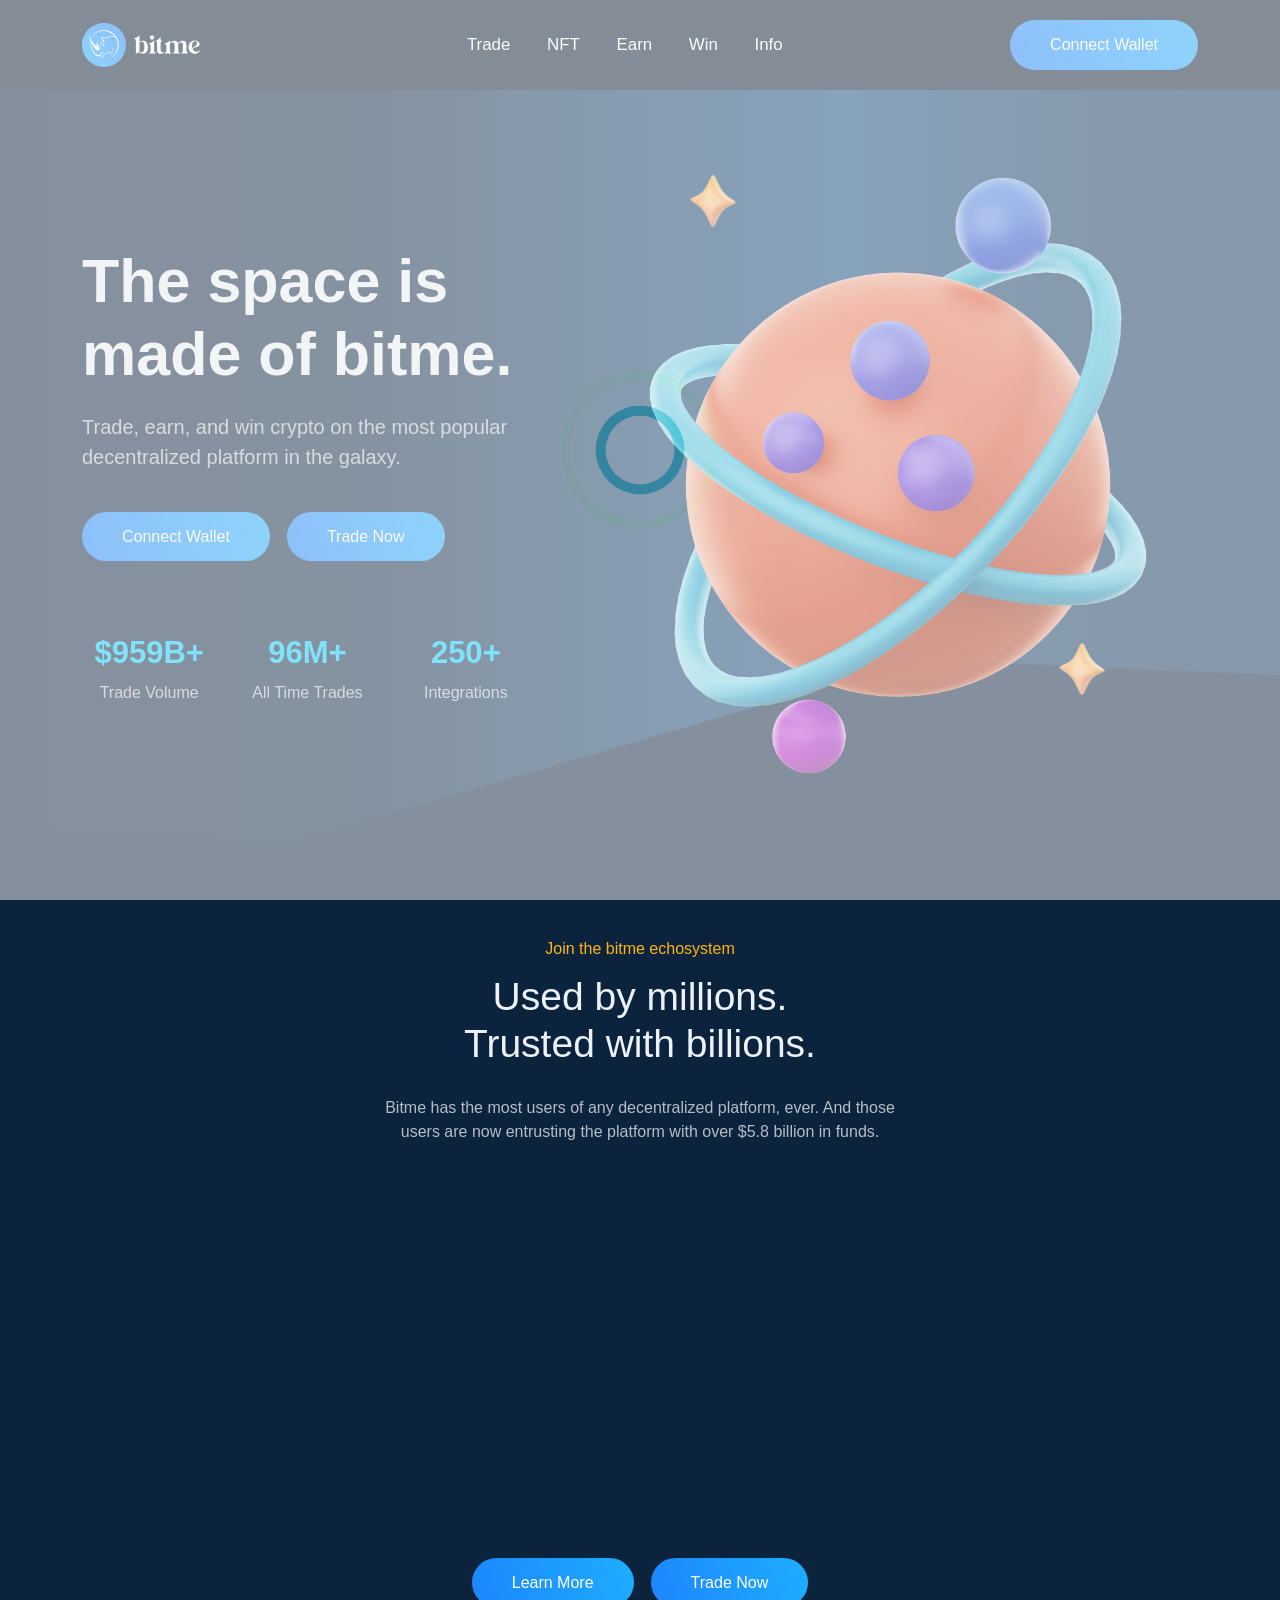
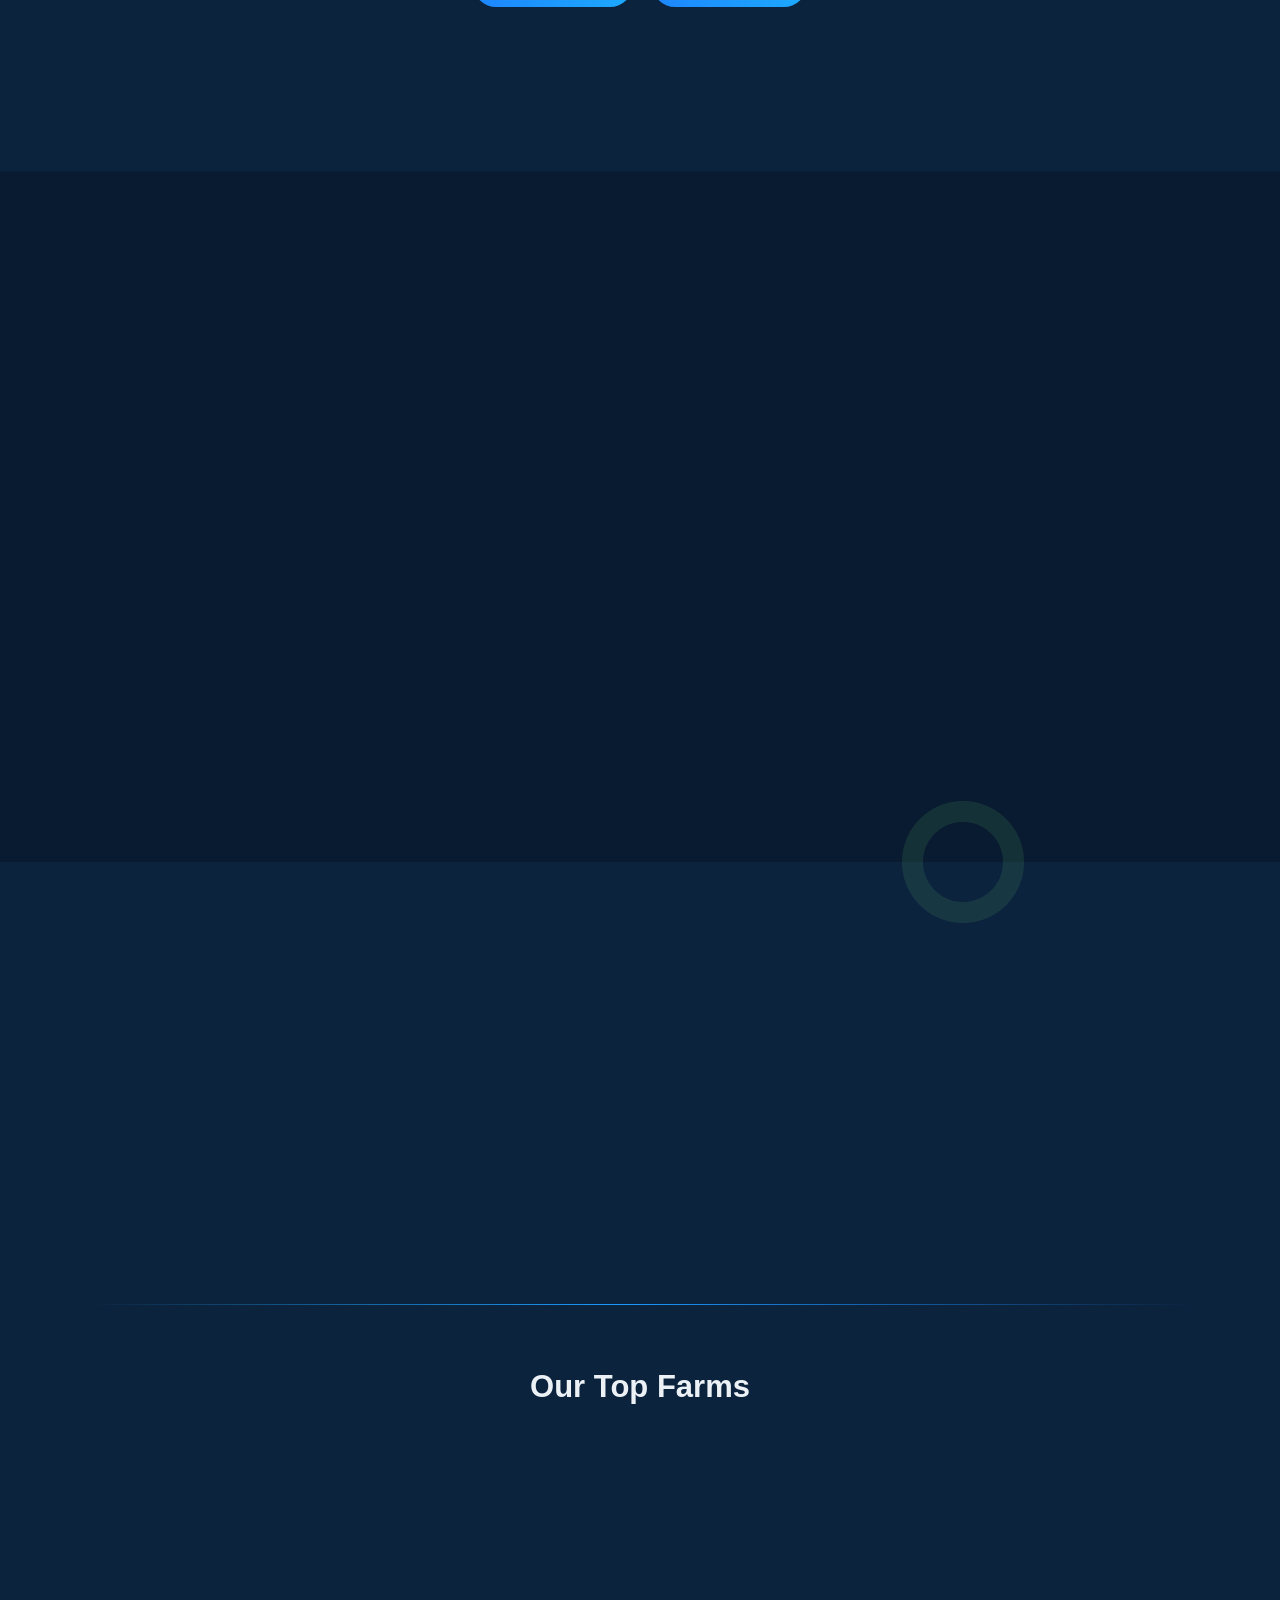
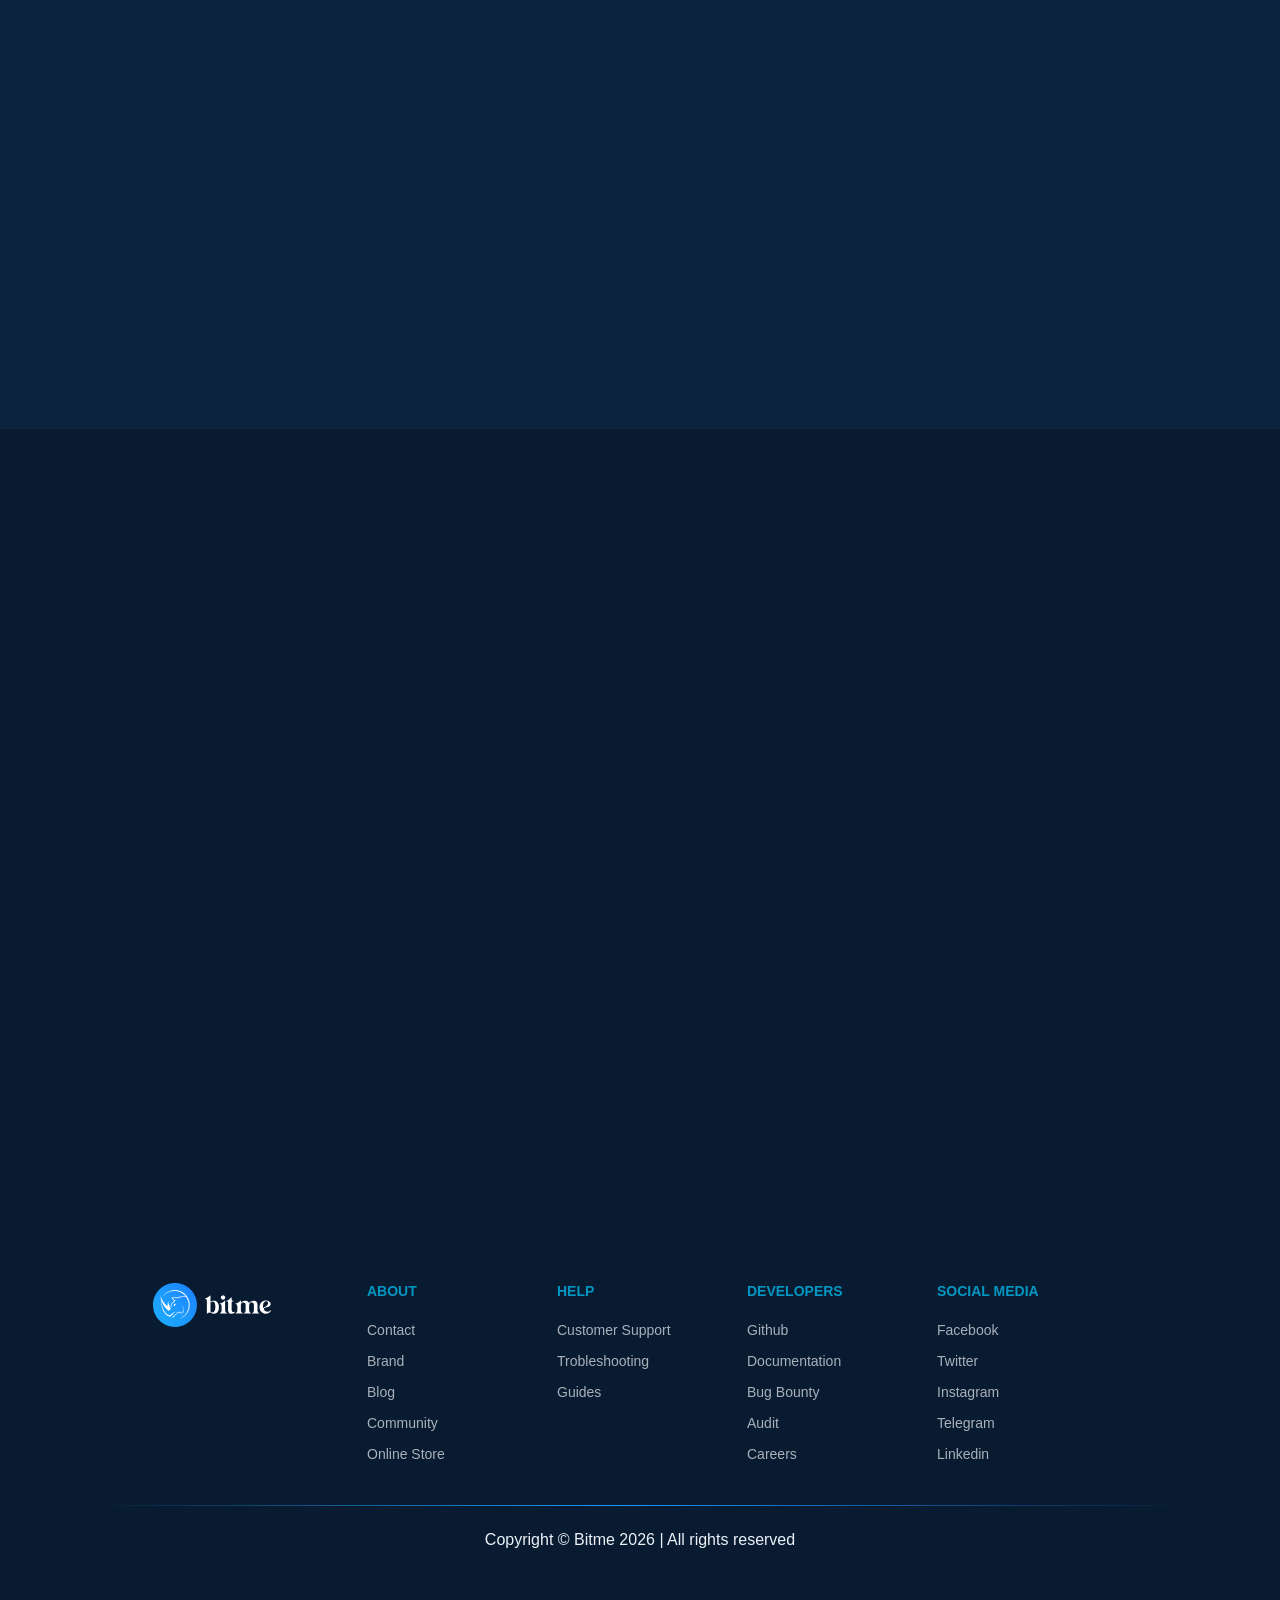
<file: index.html>
<!DOCTYPE html>
<html lang="en">

<head>
    <meta charset="UTF-8">
    <meta http-equiv="X-UA-Compatible" content="IE=edge">
    <meta name="viewport" content="width=device-width, initial-scale=1.0">
    <link rel="icon" href="assets/img/bitme-favicon.png" type="image" />

    <title>Bitme</title>

    <link rel="stylesheet" href="assets/css/bootstrap.min.css">
    <link rel="stylesheet" href="assets/css/fontawesome-all.min.css">
    <link rel="stylesheet" href="assets/css/aos.min.css">
    <link rel="stylesheet" href="assets/css/nice-select.css">
    <link rel="stylesheet" href="assets/css/style.css">
</head>

<body>

    <!-- prelaoder  -->
    <div id='preloader'>
        <div id='status'>
            <img src='assets/img/loading.gif' alt='LOADING....!!!!!' />
        </div>
    </div>
    <!-- prelaoder  -->

    <header class="header-area">
        <nav id="navbar_top" class="navbar navbar-expand-lg">
            <div class="container">
                <a class="navbar-brand site-logo" href="#">
                    <img src="assets/img/bitme-site-logo.png" alt="site-logo">
                </a>
                <button class="navbar-toggler" type="button" data-bs-toggle="collapse" data-bs-target="#navbarText" aria-controls="navbarText" aria-expanded="false" aria-label="Toggle navigation">
          <span class="navbar-toggler-icon"></span>
        </button>
                <div class="collapse navbar-collapse" id="navbarText">
                    <ul class="navbar-nav main-menu pt-4 pt-lg-0 mb-2 mb-lg-0">
                        <li class="nav-item active">
                            <a class="nav-link" href="swap.html">Trade</a>
                        </li>
                        <li class="nav-item">
                            <a class="nav-link" href="#roadmap">NFT</a>
                        </li>
                        <li class="nav-item">
                            <a class="nav-link" href="earn.html">Earn</a>
                        </li>
                        <li class="nav-item">
                            <a class="nav-link" href="#">Win</a>
                        </li>
                        <li class="nav-item">
                            <a class="nav-link" href="info.html">Info</a>
                        </li>

                        <div class="menu-btn">
                            <a href="#" class="boxed-btn">Connect wallet</a>
                        </div>
                    </ul>
                </div>
            </div>
        </nav>
    </header>
    <!-- Header End-->

    <main class="homepge">
        <!--Hero Section area Start-->
        <section class="hero-area">
            <div class="container">
                <div class="row align-items-center">
                    <div class="col-xl-5 col-lg-6 col-md-7">
                        <div class="hero-content-area-wrapper">
                            <h1>The space is <br> made of bitme.</h1>
                            <p>Trade, earn, and win crypto on the most popular decentralized platform in the galaxy.</p>
                            <div class="buttons-area">
                                <a href="#" class="boxed-btn">Connect Wallet</a>
                                <a href="#" class="inline-btn">Trade Now</a>
                            </div>

                            <div class="row counter-area justify-content-center">
                                <!--Single Counter item-->
                                <div class="col-xl-4 col-lg-4 col-md-4 col-sm-4 col-6 text-center">
                                    <div class="single-counter-item">
                                        <h3 class="count-number">$<span>959</span>B+</h3>
                                        <p>Trade Volume</p>
                                    </div>
                                </div>
                                <!--Single Counter item-->
                                <div class="col-xl-4 col-lg-4 col-md-4 col-sm-4 col-6 text-center">
                                    <div class="single-counter-item">
                                        <h3 class="count-number"><span>96</span>M+</h3>
                                        <p>All Time Trades</p>
                                    </div>
                                </div>
                                <!--Single Counter item-->
                                <div class="col-xl-4 col-lg-4 col-md-4 col-sm-4 col-6 text-center mt-4 mt-sm-0">
                                    <div class="single-counter-item">
                                        <h3 class="count-number"><span>250</span>+</h3>
                                        <p>Integrations</p>
                                    </div>
                                </div>
                            </div>
                        </div>
                    </div>
                    <div class="col-xl-7 col-lg-6  col-md-5 mt-5 mt-md-0 pt-4 pt-md-0">
                        <div class="hero-right-img">
                            <img class="hero-star-1" src="assets/img/Star-1.svg" alt="">
                            <img class="hero-planet" src="assets/img/hero-planet-img.svg" alt="hero-img">
                            <img class="hero-star-2" src="assets/img/Star-2.svg" alt="">

                        </div>
                    </div>
                </div>
            </div>
        </section>
        <!--Hero Section area End-->

        <!--Services area start-->
        <section class="services-area">
            <img class="s-bg" src="assets/img/bitme-service-section-bg.png" alt="">
            <div class="container">
                <div class="row justify-content-center">
                    <div class="col-xl-6 col-lg-8 col-sm-10 text-center">
                        <div class="section-title">
                            <span class="d-block mb-3">Join the bitme echosystem</span>
                            <h2 class="mb-4 pb-1">Used by millions. <br> Trusted with billions.</h2>
                            <p>Bitme has the most users of any decentralized platform, ever. And those users are now entrusting the platform with over $5.8 billion in funds.
                                <p>
                        </div>
                    </div>
                </div>
                <div class="row mt-5">
                    <div class="col-lg-3 col-md-6 mb-4 mb-lg-0 aos-init aos-animate" data-aos="fade-up" data-aos-duration="1000" data-aos-duration>
                        <div class="single-service-area">
                            <h3>NFT</h3>
                            <p>Decentralisation is the process by which the activities of an organization</p>
                            <img src="assets/img/bitme-nft-logo.png" alt="nft-logo">
                        </div>
                    </div>
                    <div class="col-lg-3 col-md-6 mb-4  mb-lg-0 aos-init aos-animate" data-aos="fade-up" data-aos-duration="1300" data-aos-duration>
                        <div class="single-service-area">
                            <h3>Staking</h3>
                            <p>Decentralisation is the process by which the activities of an organization</p>
                            <img src="assets/img/bitme-staking-logo.png" alt="staking-logo">
                        </div>
                    </div>
                    <div class="col-lg-3 col-md-6 mb-4  mb-lg-0 aos-init aos-animate" data-aos="fade-up" data-aos-duration="1600" data-aos-duration>
                        <div class="single-service-area">
                            <h3>Trade</h3>
                            <p>Decentralisation is the process by which the activities of an organization</p>
                            <img src="assets/img/bitme-trade-logo.png" alt="trade-logo">
                        </div>
                    </div>
                    <div class="col-lg-3 col-md-6 mb-4 mb-lg-0 aos-init aos-animate" data-aos="fade-up" data-aos-duration="1900" data-aos-duration>
                        <div class="single-service-area">
                            <h3>Earn</h3>
                            <p>Decentralisation is the process by which the activities of an organization</p>
                            <img src="assets/img/bitme-earn-logo.png" alt="earn-logo">
                        </div>
                    </div>
                </div>
                <div class="row">
                    <div class="col-12 mt-1">
                        <div class="buttons-area justify-content-center">
                            <a href="#" class="boxed-btn">Learn More</a>
                            <a href="#" class="inline-btn">Trade Now</a>
                        </div>
                    </div>
                </div>
            </div>
        </section>
        <!--Services area end-->

        <!--Ecosystem area start-->
        <section class="ecosystem-area">
            <div class="container">
                <div class="row align-items-center">
                    <div class="col-xl-5 col-lg-6 col-md-6 order-2 order-md-1 aos-init aos-animate" data-aos="fade-up" data-aos-duration="1000" data-aos-duration>
                        <div class="ecosystem-content-area">
                            <h4>Join the bitme echosystem</h4>
                            <h2 class="mt-3 mb-4"><span>Trade anything.</span> No <br> registration, no hassle.</h2>
                            <p>Trade any token on BNB Smart Chain in seconds, just by connecting your wallet.
                                <p>
                                    <div class="buttons-area">
                                        <a href="#" class="boxed-btn">Trade Now Learn</a>
                                        <a href="#" class="inline-btn">Learn</a>
                                    </div>
                        </div>
                    </div>
                    <div class="col-xl-7 col-lg-6 col-md-6 order-1 order-md-2 mb-4 mb-md-0 aos-init aos-animate" data-aos="fade-up" data-aos-duration="1500" data-aos-duration>
                        <div class="echosystem-right-area">
                            <img src="assets/img/bitme-bitcoin-currency-img.png" alt="bitme-bitcoin-currency-img">
                        </div>
                    </div>
                </div>
            </div>
        </section>
        <!--Ecosystem area end-->

        <!--Passive income crypto area start-->
        <section class="passive-income-crypto-area">
            <div class="container">
                <div class="row justify-content-center aos-init aos-animate" data-aos="fade-up" data-aos-duration="1000" data-aos-duration>
                    <div class="col-xl-5 col-lg-7 col-md-8 text-center">
                        <div class="section-title">
                            <span class="mb-3">Join the bitme echosystem</span>
                            <h2 class="mb-4">Earn passive income with crypto.</h2>
                            <p>PancakeSwap makes it easy to make your crypto work for you.
                                <p>
                                    <div class="buttons-area justify-content-center">
                                        <a href="#" class="boxed-btn">Explore</a>
                                        <a href="#" class="inline-btn">Learn</a>
                                    </div>
                        </div>
                    </div>
                </div>
                <div class="row mt-5">
                    <div class="col-lg-12 mt-2">
                        <img src="assets/img/Line-border.png" alt="bitme-line-border">
                        <div class="top-farms-area">
                            <h3 class="text-center title">Our Top Farms</h3>
                            <div class="top-farms-services-boxs">
                                <div class="single-tf-services-item_gradian aos-init aos-animate" data-aos="fade-up" data-aos-duration="800" data-aos-duration>
                                    <div class="single-tf-services-item">
                                        <h4>GMI-BNB LP</h4>
                                        <h3>195.254%</h3>
                                        <p>APR</p>
                                    </div>
                                </div>
                                <div class="single-tf-services-item_gradian aos-init aos-animate" data-aos="fade-up" data-aos-duration="1000" data-aos-duration>
                                    <div class="single-tf-services-item">
                                        <h4>GMI-BNB LP</h4>
                                        <h3>195.254%</h3>
                                        <p>APR</p>
                                    </div>
                                </div>
                                <div class="single-tf-services-item_gradian aos-init aos-animate" data-aos="fade-up" data-aos-duration="1200" data-aos-duration>
                                    <div class="single-tf-services-item">
                                        <h4>GMI-BNB LP</h4>
                                        <h3>195.254%</h3>
                                        <p>APR</p>
                                    </div>
                                </div>
                                <div class="single-tf-services-item_gradian aos-init aos-animate" data-aos="fade-up" data-aos-duration="1400" data-aos-duration>
                                    <div class="single-tf-services-item">
                                        <h4>GMI-BNB LP</h4>
                                        <h3>195.254%</h3>
                                        <p>APR</p>
                                    </div>
                                </div>
                                <div class="single-tf-services-item_gradian aos-init aos-animate" data-aos="fade-up" data-aos-duration="1600" data-aos-duration>
                                    <div class="single-tf-services-item">
                                        <h4>GMI-BNB LP</h4>
                                        <h3>195.254%</h3>
                                        <p>APR</p>
                                    </div>
                                </div>
                                <div class="single-tf-services-item_gradian aos-init aos-animate" data-aos="fade-up" data-aos-duration="1800" data-aos-duration>
                                    <div class="single-tf-services-item">
                                        <h4>GMI-BNB LP</h4>
                                        <h3>195.254%</h3>
                                        <p>APR</p>
                                    </div>
                                </div>
                                <div class="single-tf-services-item_gradian aos-init aos-animate" data-aos="fade-up" data-aos-duration="2000" data-aos-duration>
                                    <div class="single-tf-services-item">
                                        <h4>GMI-BNB LP</h4>
                                        <h3>195.254%</h3>
                                        <p>APR</p>
                                    </div>
                                </div>
                                <div class="single-tf-services-item_gradian aos-init aos-animate" data-aos="fade-up" data-aos-duration="2200" data-aos-duration>
                                    <div class="single-tf-services-item">
                                        <h4>GMI-BNB LP</h4>
                                        <h3>195.254%</h3>
                                        <p>APR</p>
                                    </div>
                                </div>
                                <div class="single-tf-services-item_gradian aos-init aos-animate" data-aos="fade-up" data-aos-duration="2400" data-aos-duration>
                                    <div class="single-tf-services-item">
                                        <h4>GMI-BNB LP</h4>
                                        <h3>195.254%</h3>
                                        <p>APR</p>
                                    </div>
                                </div>
                                <div class="single-tf-services-item_gradian aos-init aos-animate" data-aos="fade-up" data-aos-duration="2600" data-aos-duration>
                                    <div class="single-tf-services-item">
                                        <h4>GMI-BNB LP</h4>
                                        <h3>195.254%</h3>
                                        <p>APR</p>
                                    </div>
                                </div>
                            </div>
                        </div>
                    </div>
                </div>
            </div>
        </section>
        <!--Passive income crypto area end-->

        <!--World Round area start-->
        <section class="bitme-worldround-area">
            <div class="container">
                <div class="row align-items-center">
                    <div class="col-lg-6 col-md-6 aos-init aos-animate" data-aos="fade-up" data-aos-duration="1000" data-aos-duration>
                        <div class="worldround-left-area">
                            <img src="assets/img/bitme-world-round-img.png" alt="bitme-world-round-img">
                        </div>
                    </div>
                    <div class="col-lg-6 col-md-6 aos-init aos-animate" data-aos="fade-up" data-aos-duration="1300" data-aos-duration>
                        <div class="bitme-worldround-content-area">
                            <h4 class="mb-3">Join the bitme echosystem</h4>
                            <h2 class="mb-4"><span>Bitme makes</span> our world <br> go round.</h2>
                            <p>Bitme token is at the heart of the PancakeSwap ecosystem. Buy it, win it, farm it, spend it, stake it... heck, you can even vote with it!</p>
                            <div class="buttons-area">
                                <a href="#" class="boxed-btn">Buy Bitme</a>
                                <a href="#" class="inline-btn">Learn</a>
                            </div>
                        </div>
                    </div>
                </div>
                <div class="row service-counts-wrapper">
                    <div class="col-lg-3 col-md-6 col-sm-6 aos-init aos-animate" data-aos="fade-up" data-aos-duration="1000" data-aos-duration>
                        <div class="single-service-count">
                            <h3>299,237,678</h3>
                            <p>Total supply</p>
                        </div>
                    </div>
                    <div class="col-lg-3 col-md-6 col-sm-6 aos-init aos-animate" data-aos="fade-up" data-aos-duration="1200" data-aos-duration>
                        <div class="single-service-count">
                            <h3>446,886,058</h3>
                            <p>Burned to date</p>
                        </div>
                    </div>
                    <div class="col-lg-3 col-md-6 col-sm-6 aos-init aos-animate" data-aos="fade-up" data-aos-duration="1400" data-aos-duration>
                        <div class="single-service-count">
                            <h3>$1.7 billion</h3>
                            <p>Market cap</p>
                        </div>
                    </div>
                    <div class="col-lg-3 col-md-6 col-sm-6 aos-init aos-animate" data-aos="fade-up" data-aos-duration="1600" data-aos-duration>
                        <div class="single-service-count">
                            <h3>14.25/block</h3>
                            <p>Current emissions</p>
                        </div>
                    </div>
                </div>
            </div>
        </section>
        <!--World Round area end-->
    </main>


    <!--Footer Start-->
    <footer class="footer-area home-footer">
        <div class="container">
            <div class="row footer-top">
                <div class="col-md-12 col-lg-3 text-md-center mb-4 mb-lg-0">
                    <a href="#" class="site-logo">
                        <img src="assets/img/bitme-site-logo.png" alt="site-logo">
                    </a>
                </div>
                <div class="col-sm-6 col-md-3 col-lg-2 mt-4 mt-md-0">
                    <div class="footer-widget">
                        <h4>About</h4>
                        <ul>
                            <li><a href="#">Contact</a></li>
                            <li><a href="#">Brand</a></li>
                            <li><a href="#">Blog</a></li>
                            <li><a href="#">Community</a></li>
                            <li><a href="#">Online Store</a></li>
                        </ul>
                    </div>
                </div>
                <div class="col-sm-6 col-md-3 col-lg-2 mt-4 mt-md-0">
                    <div class="footer-widget">
                        <h4>HELP</h4>
                        <ul>
                            <li><a href="#">Customer Support</a></li>
                            <li><a href="#">Trobleshooting</a></li>
                            <li><a href="#">Guides</a></li>
                        </ul>
                    </div>
                </div>
                <div class="col-sm-6 col-md-3 col-lg-2 mt-4 mt-md-0">
                    <div class="footer-widget">
                        <h4>DEVELOPERS</h4>
                        <ul>
                            <li><a href="#">Github</a></li>
                            <li><a href="#">Documentation</a></li>
                            <li><a href="#">Bug Bounty</a></li>
                            <li><a href="#">Audit</a></li>
                            <li><a href="#">Careers</a></li>
                        </ul>
                    </div>
                </div>
                <div class="col-sm-6 col-md-3 col-lg-2 mt-4 mt-md-0">
                    <div class="footer-widget">
                        <h4>social media</h4>
                        <ul>
                            <li><a href="#">Facebook</a></li>
                            <li><a href="#">Twitter</a></li>
                            <li><a href="#">Instagram</a></li>
                            <li><a href="#">Telegram</a></li>
                            <li><a href="#">Linkedin</a></li>
                        </ul>
                    </div>
                </div>
            </div>

            <div class="row footer-bottom justify-content-center align-items-center">
                <img src="assets/img/Line-border.png" alt="bitme-line-border">
                <div class="col-md-6 col-lg-6 mt-4 mt-md-0 py-4 text-center">
                    <p>Copyright &copy; Bitme
                        <script>
                            document.write(new Date().getFullYear())
                        </script> | All rights reserved</p>
                </div>
            </div>
        </div>
    </footer>
    <!--Footer End-->


    <script src="assets/js/jquery.min.js "></script>
    <script src="assets/js/bootstrap.min.js "></script>
    <script src="assets/js/jquery.nice-select.min.js "></script>
    <script src="assets/js/popper.min.js "></script>
    <script src="assets/js/aos.min.js"></script>
    <script src="assets/js/main.js "></script>

    <script>
        $('#navbar_top .main-menu a').on('click', function() {
            $('#navbar_top .main-menu').find('li.active').removeClass('active');
            $(this).parent('li').addClass('active');
        });
        AOS.init();
    </script>
</body>

</html>
</file>
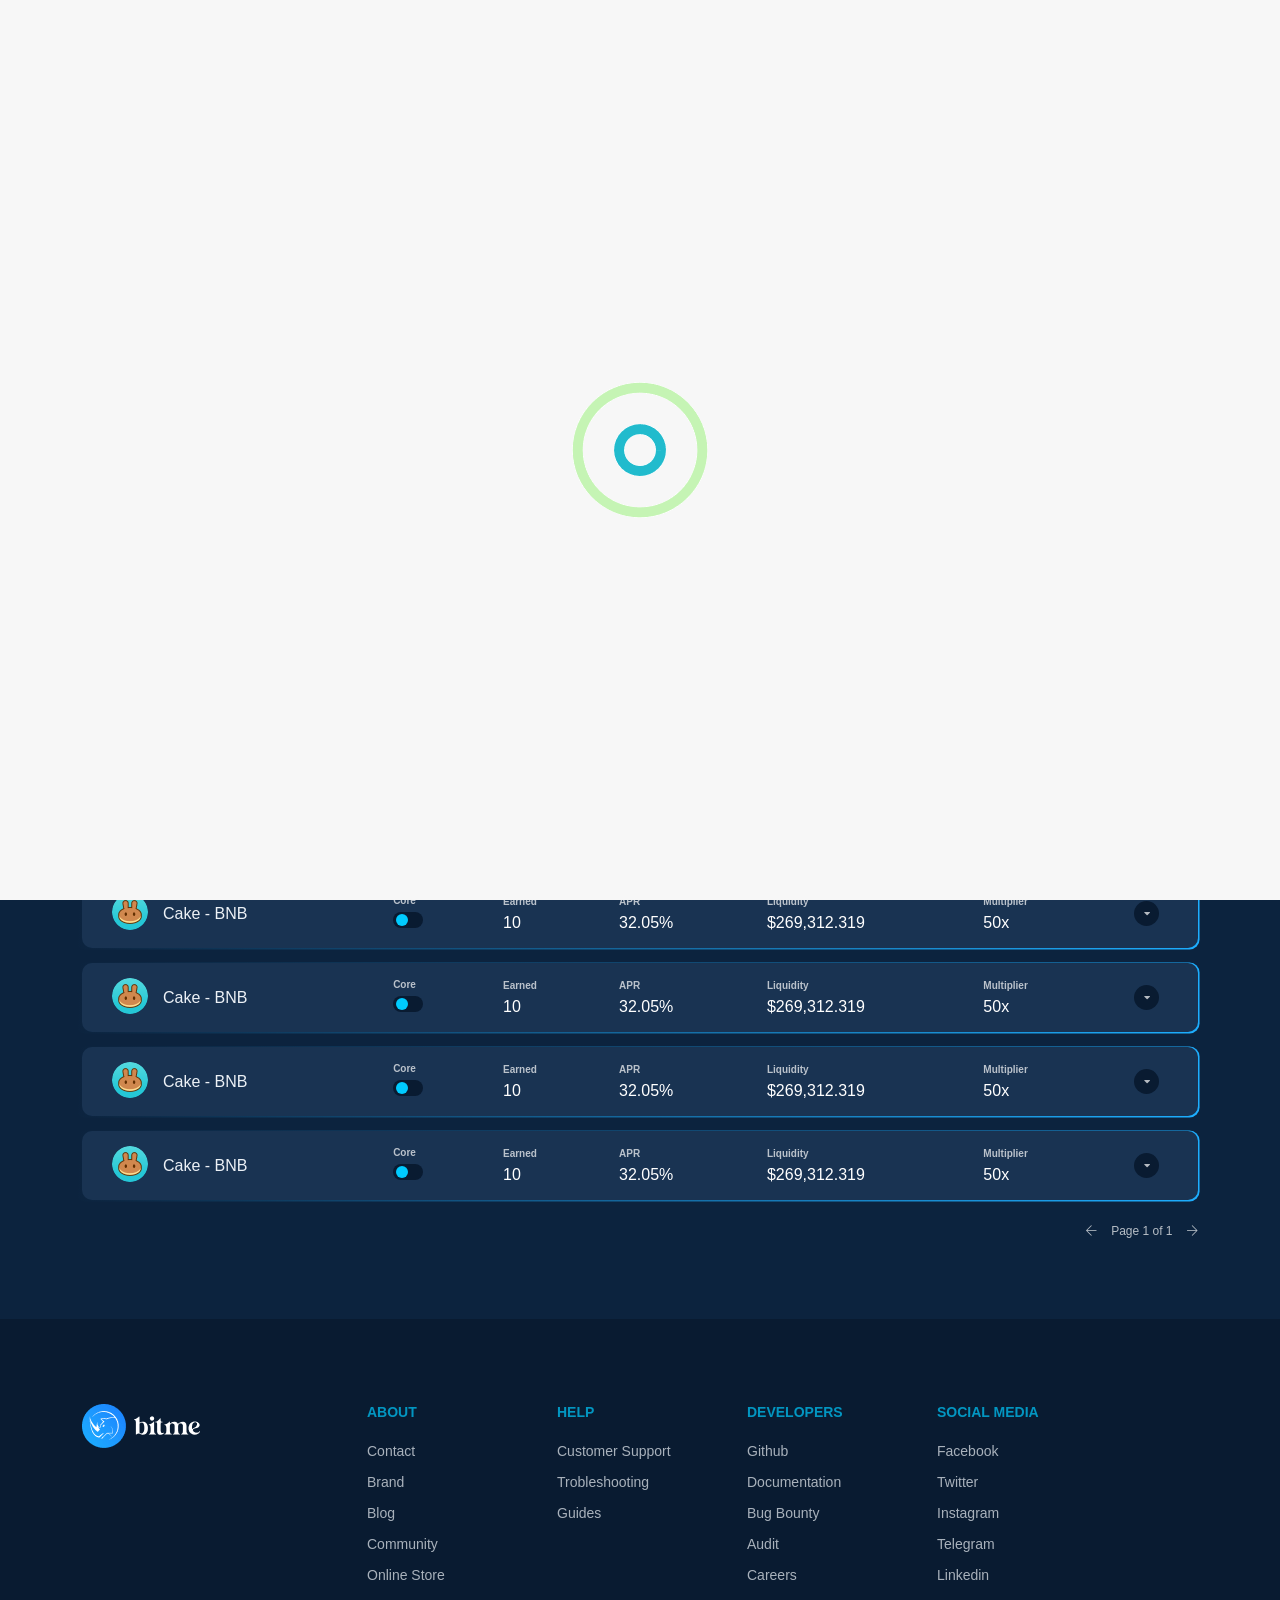
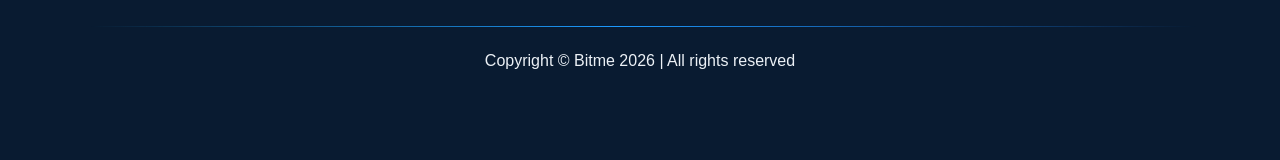
<file: earn.html>
<!DOCTYPE html>
<html lang="en">

<head>
    <meta charset="UTF-8">
    <meta http-equiv="X-UA-Compatible" content="IE=edge">
    <meta name="viewport" content="width=device-width, initial-scale=1.0">
    <link rel="icon" href="assets/img/bitme-favicon.png" type="image" />

    <title>Bitme</title>

    <link rel="stylesheet" href="assets/css/bootstrap.min.css">
    <link rel="stylesheet" href="assets/css/fontawesome-all.min.css">
    <link rel="stylesheet" href="assets/css/nice-select.css">
    <link rel="stylesheet" href="assets/css/style.css">
</head>

<body>

    <!-- prelaoder  -->
    <div id='preloader'>
        <div id='status'>
            <img src='assets/img/loading.gif' alt='LOADING....!!!!!' />
        </div>
    </div>
    <!-- prelaoder  -->

    <!-- Header Start -->
    <header class="header-area">
        <nav id="navbar_top" class="navbar navbar-expand-lg">
            <div class="container">
                <a class="navbar-brand site-logo" href="index.html">
                    <img src="assets/img/bitme-site-logo.png" alt="site-logo">
                </a>
                <button class="navbar-toggler" type="button" data-bs-toggle="collapse" data-bs-target="#navbarText" aria-controls="navbarText" aria-expanded="false" aria-label="Toggle navigation">
          <span class="navbar-toggler-icon"></span>
        </button>
                <div class="collapse navbar-collapse" id="navbarText">
                    <ul class="navbar-nav main-menu pt-4 pt-lg-0 mb-2 mb-lg-0">
                        <li class="nav-item active">
                            <a class="nav-link" href="swap.html">Trade</a>
                        </li>
                        <li class="nav-item">
                            <a class="nav-link" href="#roadmap">NFT</a>
                        </li>
                        <li class="nav-item">
                            <a class="nav-link" href="earn.html">Earn</a>
                        </li>
                        <li class="nav-item">
                            <a class="nav-link" href="#">Win</a>
                        </li>
                        <li class="nav-item">
                            <a class="nav-link" href="info.html">Info</a>
                        </li>

                        <div class="menu-btn">
                            <a href="#" class="boxed-btn">Connect wallet</a>
                        </div>
                    </ul>
                </div>
            </div>
        </nav>
    </header>
    <div class="header-clear"></div>
    <!-- Header End-->
    <main class="min_padding_top section_padding_bottom ">
        <div class="container">
            <div class="row">
                <div class="col-md-12">
                    <div class="page_navbar">
                        <ul class="nav nav-pills" id="pills-tab" role="tablist">
                            <li class="nav-item" role="presentation">
                                <button class="nav-link active" id="pills-home-tab" data-bs-toggle="pill" data-bs-target="#pills-home" type="button" role="tab" aria-controls="pills-home" aria-selected="true">Farms</button>
                            </li>
                            <li class="nav-item" role="presentation">
                                <button class="nav-link" id="pills-profile-tab" data-bs-toggle="pill" data-bs-target="#pills-profile" type="button" role="tab" aria-controls="pills-profile" aria-selected="false">Pools</button>
                            </li>
                        </ul>
                    </div>
                </div>
                <div class="col-md-12">
                    <div class="tab-content" id="pills-tabContent">
                        <div class="tab-pane fade show active" id="pills-home" role="tabpanel" aria-labelledby="pills-home-tab">
                            <div class="farms">
                                <div class="min_padding banner_info">
                                    <div class="banner_info_inner">
                                        <h3>Farms</h3>
                                        <p>Stake LP Tokens to Earn.</p>
                                        <a href="#" class="boxed_btn">
                                            <span>Community Auctions<i class="fal fa-arrow-right"></i></span>
                                        </a>
                                    </div>
                                </div>
                                <div class="datainfo">
                                    <div class="datainfo_header row align-items-end">
                                        <div class="col-lg-5">
                                            <div class="datainfo_header_left">
                                                <div>
                                                    <div class="input-control">
                                                        <label for="#" class="input-control-label">Sort By</label>
                                                        <select name="" id="">
                                                            <option value="1">Hot</option>
                                                            <option value="2">Hot</option>
                                                            <option value="3">Cool</option>
                                                        </select>
                                                    </div>
                                                </div>
                                                <div>
                                                    <div class="input-control">
                                                        <label for="#" class="input-control-label">Search</label>
                                                        <label for="query" class="input-control-icon"><i class="fal fa-search"></i></label>
                                                        <input type="search" name="query" id="query" placeholder="Search" class="input-control-input">
                                                    </div>
                                                </div>
                                            </div>
                                        </div>
                                        <div class="col-lg-7 text-end">
                                            <div class="datainfo_header_right">
                                                <div class="checkbox">
                                                    <input type="checkbox" name="checkbox" id="checkbox">
                                                    <label for="checkbox">
                                                        <span class="checkbox_icon "></span>
                                                        <span class="checkbox_title ">Stack Only</span>
                                                    </label>
                                                </div>
                                                <div class="custom_border ">
                                                    <ul class="related ">
                                                        <li class="d-inline-block "><a href="# " class="active ">Live</a></li>
                                                        <li class="d-inline-block "><a href="# ">Finished</a></li>
                                                    </ul>
                                                </div>
                                                <div class="view_option ">
                                                    <ul>
                                                        <li class="d-inline-block custom_border active ">
                                                            <a href="# ">
                                                                <svg width="22 " height="22 " viewBox="0 0 22 22 " fill="none " xmlns="http://www.w3.org/2000/svg ">
                                                                    <path d="M15.3309 0V5.82595H22V0H15.3309ZM15.3309 6.97562V13.9512H22V6.97562H15.3309ZM15.3309 15.0244V22H22V15.0244H15.3309ZM6.74564 22V15.0244H0V22H6.74564ZM6.74564 13.9512V6.97562H0V13.9512H6.74564ZM6.745645.82595V0H0V5.82595H6.74564ZM7.8188 0V5.82595H14.1812V0H7.8188ZM7.8188 6.97562V13.9512H14.1812V6.97562H7.8188ZM7.8188 15.0244V22H14.1812V15.0244H7.8188Z " fill="white "/>
                                                                </svg>
                                                            </a>
                                                        </li>
                                                        <li class="d-inline-block custom_border ">
                                                            <a href="# ">
                                                                <svg width="22 " height="22 " viewBox="0 0 22 22 " fill="none " xmlns="http://www.w3.org/2000/svg ">
                                                                    <path d="M6.73772 22V15.0398H0.0292969V22H6.73772ZM6.73772 13.8658V6.90564H0.0292969V13.8658H6.73772ZM6.73772 5.81539V0.0292664H0.0292969V5.81539H6.73772ZM7.82786 0.0292664V5.81539H22V0.0292664H7.82786ZM7.827866.9057V13.8659H22V6.9057H7.82786ZM7.82786 15.0398V22H22V15.0398H7.82786Z " fill="white "/>
                                                                </svg>
                                                            </a>
                                                        </li>
                                                    </ul>
                                                </div>
                                            </div>
                                        </div>
                                    </div>
                                    <div class="datainfo-table ">
                                        <div class="datainfo-table-responsive">
                                            <table>
                                                <tbody>
                                                    <tr class="custom_border ">
                                                        <td>
                                                            <div class="d-flex align-items-center ">
                                                                <div class="user_img ">
                                                                    <div class="user_img_inner">
                                                                        <img src="assets/img/data-info/1.png " alt=" ">
                                                                    </div>
                                                                </div>
                                                                <div class="user_content ">
                                                                    <p>Cake - BNB</p>
                                                                </div>
                                                            </div>
                                                        </td>
                                                        <td>
                                                            <span>Core</span>
                                                            <div class="checkbox ">
                                                                <input type='checkbox' name="checkbox " id="checkbox ">
                                                                <label for="checkbox ">
                                                                <span class="checkbox_icon "></span>
                                                            </label>
                                                            </div>
                                                        </td>
                                                        <td>
                                                            <span>Earned</span>
                                                            <p>10</p>
                                                        </td>
                                                        <td>
                                                            <span>APR</span>
                                                            <p>32.05%</p>
                                                        </td>
                                                        <td>
                                                            <span>Liquidity</span>
                                                            <p>$269,312.319</p>
                                                        </td>
                                                        <td>
                                                            <span>Multiplier</span>
                                                            <p>50x</p>
                                                        </td>
                                                        <td class="text-center ">
                                                            <div class="dropdown ">
                                                                <span class="dropdown_icon "><i class="fa fa-caret-down "></i></span>
                                                            </div>
                                                        </td>
                                                    </tr>
                                                    <tr class="custom_border ">
                                                        <td>
                                                            <div class="d-flex align-items-center ">
                                                                <div class="user_img ">
                                                                    <div class="user_img_inner">
                                                                        <img src="assets/img/data-info/1.png " alt=" ">
                                                                    </div>
                                                                </div>
                                                                <div class="user_content ">
                                                                    <p>Cake - BNB</p>
                                                                </div>
                                                            </div>
                                                        </td>
                                                        <td>
                                                            <span>Core</span>
                                                            <div class="checkbox ">
                                                                <input type='checkbox' name="checkbox " id="checkbox1 ">
                                                                <label for="checkbox1 ">
                                                                <span class="checkbox_icon "></span>
                                                            </label>
                                                            </div>
                                                        </td>
                                                        <td>
                                                            <span>Earned</span>
                                                            <p>10</p>
                                                        </td>
                                                        <td>
                                                            <span>APR</span>
                                                            <p>32.05%</p>
                                                        </td>
                                                        <td>
                                                            <span>Liquidity</span>
                                                            <p>$269,312.319</p>
                                                        </td>
                                                        <td>
                                                            <span>Multiplier</span>
                                                            <p>50x</p>
                                                        </td>
                                                        <td class="text-center ">
                                                            <div class="dropdown ">
                                                                <span class="dropdown_icon "><i class="fa fa-caret-down "></i></span>
                                                            </div>
                                                        </td>
                                                    </tr>
                                                    <tr class="custom_border ">
                                                        <td>
                                                            <div class="d-flex align-items-center ">
                                                                <div class="user_img ">
                                                                    <div class="user_img_inner">
                                                                        <img src="assets/img/data-info/1.png " alt=" ">
                                                                    </div>
                                                                </div>
                                                                <div class="user_content ">
                                                                    <p>Cake - BNB</p>
                                                                </div>
                                                            </div>
                                                        </td>
                                                        <td>
                                                            <span>Core</span>
                                                            <div class="checkbox ">
                                                                <input type='checkbox' name="checkbox " id="checkbox2 ">
                                                                <label for="checkbox2 ">
                                                                <span class="checkbox_icon "></span>
                                                            </label>
                                                            </div>
                                                        </td>
                                                        <td>
                                                            <span>Earned</span>
                                                            <p>10</p>
                                                        </td>
                                                        <td>
                                                            <span>APR</span>
                                                            <p>32.05%</p>
                                                        </td>
                                                        <td>
                                                            <span>Liquidity</span>
                                                            <p>$269,312.319</p>
                                                        </td>
                                                        <td>
                                                            <span>Multiplier</span>
                                                            <p>50x</p>
                                                        </td>
                                                        <td class="text-center ">
                                                            <div class="dropdown ">
                                                                <span class="dropdown_icon "><i class="fa fa-caret-down "></i></span>
                                                            </div>
                                                        </td>
                                                    </tr>
                                                    <tr class="custom_border ">
                                                        <td>
                                                            <div class="d-flex align-items-center ">
                                                                <div class="user_img ">
                                                                    <div class="user_img_inner">
                                                                        <img src="assets/img/data-info/1.png " alt=" ">
                                                                    </div>
                                                                </div>
                                                                <div class="user_content ">
                                                                    <p>Cake - BNB</p>
                                                                </div>
                                                            </div>
                                                        </td>
                                                        <td>
                                                            <span>Core</span>
                                                            <div class="checkbox ">
                                                                <input type='checkbox' name="checkbox " id="checkbox3 ">
                                                                <label for="checkbox3 ">
                                                                <span class="checkbox_icon "></span>
                                                            </label>
                                                            </div>
                                                        </td>
                                                        <td>
                                                            <span>Earned</span>
                                                            <p>10</p>
                                                        </td>
                                                        <td>
                                                            <span>APR</span>
                                                            <p>32.05%</p>
                                                        </td>
                                                        <td>
                                                            <span>Liquidity</span>
                                                            <p>$269,312.319</p>
                                                        </td>
                                                        <td>
                                                            <span>Multiplier</span>
                                                            <p>50x</p>
                                                        </td>
                                                        <td class="text-center ">
                                                            <div class="dropdown ">
                                                                <span class="dropdown_icon "><i class="fa fa-caret-down "></i></span>
                                                            </div>
                                                        </td>
                                                    </tr>
                                                    <tr class="custom_border ">
                                                        <td>
                                                            <div class="d-flex align-items-center ">
                                                                <div class="user_img ">
                                                                    <div class="user_img_inner">
                                                                        <img src="assets/img/data-info/1.png " alt=" ">
                                                                    </div>
                                                                </div>
                                                                <div class="user_content ">
                                                                    <p>Cake - BNB</p>
                                                                </div>
                                                            </div>
                                                        </td>
                                                        <td>
                                                            <span>Core</span>
                                                            <div class="checkbox ">
                                                                <input type='checkbox' name="checkbox " id="checkbox4 ">
                                                                <label for="checkbox4 ">
                                                                <span class="checkbox_icon "></span>
                                                            </label>
                                                            </div>
                                                        </td>
                                                        <td>
                                                            <span>Earned</span>
                                                            <p>10</p>
                                                        </td>
                                                        <td>
                                                            <span>APR</span>
                                                            <p>32.05%</p>
                                                        </td>
                                                        <td>
                                                            <span>Liquidity</span>
                                                            <p>$269,312.319</p>
                                                        </td>
                                                        <td>
                                                            <span>Multiplier</span>
                                                            <p>50x</p>
                                                        </td>
                                                        <td class="text-center ">
                                                            <div class="dropdown ">
                                                                <span class="dropdown_icon "><i class="fa fa-caret-down "></i></span>
                                                            </div>
                                                        </td>
                                                    </tr>
                                                    <tr class="custom_border ">
                                                        <td>
                                                            <div class="d-flex align-items-center ">
                                                                <div class="user_img ">
                                                                    <div class="user_img_inner">
                                                                        <img src="assets/img/data-info/1.png " alt=" ">
                                                                    </div>
                                                                </div>
                                                                <div class="user_content ">
                                                                    <p>Cake - BNB</p>
                                                                </div>
                                                            </div>
                                                        </td>
                                                        <td>
                                                            <span>Core</span>
                                                            <div class="checkbox ">
                                                                <input type='checkbox' name="checkbox " id="checkbox5 ">
                                                                <label for="checkbox5 ">
                                                                <span class="checkbox_icon "></span>
                                                            </label>
                                                            </div>
                                                        </td>
                                                        <td>
                                                            <span>Earned</span>
                                                            <p>10</p>
                                                        </td>
                                                        <td>
                                                            <span>APR</span>
                                                            <p>32.05%</p>
                                                        </td>
                                                        <td>
                                                            <span>Liquidity</span>
                                                            <p>$269,312.319</p>
                                                        </td>
                                                        <td>
                                                            <span>Multiplier</span>
                                                            <p>50x</p>
                                                        </td>
                                                        <td class="text-center ">
                                                            <div class="dropdown ">
                                                                <span class="dropdown_icon "><i class="fa fa-caret-down "></i></span>
                                                            </div>
                                                        </td>
                                                    </tr>
                                                    <tr class="custom_border ">
                                                        <td>
                                                            <div class="d-flex align-items-center ">
                                                                <div class="user_img ">
                                                                    <div class="user_img_inner">
                                                                        <img src="assets/img/data-info/1.png " alt=" ">
                                                                    </div>
                                                                </div>
                                                                <div class="user_content ">
                                                                    <p>Cake - BNB</p>
                                                                </div>
                                                            </div>
                                                        </td>
                                                        <td>
                                                            <span>Core</span>
                                                            <div class="checkbox ">
                                                                <input type='checkbox' name="checkbox " id="checkbox6 ">
                                                                <label for="checkbox6 ">
                                                                <span class="checkbox_icon "></span>
                                                            </label>
                                                            </div>
                                                        </td>
                                                        <td>
                                                            <span>Earned</span>
                                                            <p>10</p>
                                                        </td>
                                                        <td>
                                                            <span>APR</span>
                                                            <p>32.05%</p>
                                                        </td>
                                                        <td>
                                                            <span>Liquidity</span>
                                                            <p>$269,312.319</p>
                                                        </td>
                                                        <td>
                                                            <span>Multiplier</span>
                                                            <p>50x</p>
                                                        </td>
                                                        <td class="text-center ">
                                                            <div class="dropdown ">
                                                                <span class="dropdown_icon "><i class="fa fa-caret-down "></i></span>
                                                            </div>
                                                        </td>
                                                    </tr>
                                                    <tr class="custom_border ">
                                                        <td>
                                                            <div class="d-flex align-items-center ">
                                                                <div class="user_img ">
                                                                    <div class="user_img_inner">
                                                                        <img src="assets/img/data-info/1.png " alt=" ">
                                                                    </div>
                                                                </div>
                                                                <div class="user_content ">
                                                                    <p>Cake - BNB</p>
                                                                </div>
                                                            </div>
                                                        </td>
                                                        <td>
                                                            <span>Core</span>
                                                            <div class="checkbox ">
                                                                <input type='checkbox' name="checkbox " id="checkbox7 ">
                                                                <label for="checkbox7 ">
                                                                <span class="checkbox_icon "></span>
                                                            </label>
                                                            </div>
                                                        </td>
                                                        <td>
                                                            <span>Earned</span>
                                                            <p>10</p>
                                                        </td>
                                                        <td>
                                                            <span>APR</span>
                                                            <p>32.05%</p>
                                                        </td>
                                                        <td>
                                                            <span>Liquidity</span>
                                                            <p>$269,312.319</p>
                                                        </td>
                                                        <td>
                                                            <span>Multiplier</span>
                                                            <p>50x</p>
                                                        </td>
                                                        <td class="text-center ">
                                                            <div class="dropdown ">
                                                                <span class="dropdown_icon "><i class="fa fa-caret-down "></i></span>
                                                            </div>
                                                        </td>
                                                    </tr>
                                                </tbody>
                                            </table>
                                        </div>
                                        <nav class="pagination ">
                                            <ul>
                                                <li><a href="# "><i class="fal fa-arrow-left "></i></a></li>
                                                <li><span>Page 1 of 1</span></li>
                                                <li><a href="# "><i class="fal fa-arrow-right "></i></a></li>
                                            </ul>
                                        </nav>
                                    </div>
                                </div>
                            </div>
                        </div>
                        <div class="tab-pane fade" id="pills-profile" role="tabpanel" aria-labelledby="pills-profile-tab">
                            <div class="pools">
                                <div class="min_padding banner_info">
                                    <div class="banner_info_inner">
                                        <h3>Syrup Pools</h3>
                                        <p>Stake LP Tokens to Earn.</p>
                                        <a href="#" class="boxed_btn">
                                            <span>Community Auctions<i class="fal fa-arrow-right"></i></span>
                                        </a>
                                    </div>
                                </div>
                                <div class="datainfo">
                                    <div class="datainfo_header row align-items-end">
                                        <div class="col-lg-5">
                                            <div class="datainfo_header_left">
                                                <div>
                                                    <div class="input-control">
                                                        <label for="#" class="input-control-label">Sort By</label>
                                                        <select name="" id="">
                                                            <option value="1">Hot</option>
                                                            <option value="2">Hot</option>
                                                            <option value="3">Cool</option>
                                                        </select>
                                                    </div>
                                                </div>
                                                <div>
                                                    <div class="input-control">
                                                        <label for="#" class="input-control-label">Search</label>
                                                        <label for="query" class="input-control-icon"><i class="fal fa-search"></i></label>
                                                        <input type="search" name="query" id="query" placeholder="Search" class="input-control-input">
                                                    </div>
                                                </div>
                                            </div>
                                        </div>
                                        <div class="col-lg-7 text-end">
                                            <div class="datainfo_header_right">
                                                <div class="checkbox">
                                                    <input type="checkbox" name="checkbox" id="stack2">
                                                    <label for="stack2">
                                                        <span class="checkbox_icon "></span>
                                                        <span class="checkbox_title ">Stack Only</span>
                                                    </label>
                                                </div>
                                                <div class="custom_border ">
                                                    <ul class="related ">
                                                        <li class="d-inline-block "><a href="# " class="active ">Live</a></li>
                                                        <li class="d-inline-block "><a href="# ">Finished</a></li>
                                                    </ul>
                                                </div>
                                                <div class="view_option ">
                                                    <ul>
                                                        <li class="d-inline-block custom_border active ">
                                                            <a href="# ">
                                                                <svg width="22 " height="22 " viewBox="0 0 22 22 " fill="none " xmlns="http://www.w3.org/2000/svg ">
                                                                    <path d="M15.3309 0V5.82595H22V0H15.3309ZM15.3309 6.97562V13.9512H22V6.97562H15.3309ZM15.3309 15.0244V22H22V15.0244H15.3309ZM6.74564 22V15.0244H0V22H6.74564ZM6.74564 13.9512V6.97562H0V13.9512H6.74564ZM6.745645.82595V0H0V5.82595H6.74564ZM7.8188 0V5.82595H14.1812V0H7.8188ZM7.8188 6.97562V13.9512H14.1812V6.97562H7.8188ZM7.8188 15.0244V22H14.1812V15.0244H7.8188Z " fill="white "/>
                                                                </svg>
                                                            </a>
                                                        </li>
                                                        <li class="d-inline-block custom_border ">
                                                            <a href="# ">
                                                                <svg width="22 " height="22 " viewBox="0 0 22 22 " fill="none " xmlns="http://www.w3.org/2000/svg ">
                                                                    <path d="M6.73772 22V15.0398H0.0292969V22H6.73772ZM6.73772 13.8658V6.90564H0.0292969V13.8658H6.73772ZM6.73772 5.81539V0.0292664H0.0292969V5.81539H6.73772ZM7.82786 0.0292664V5.81539H22V0.0292664H7.82786ZM7.827866.9057V13.8659H22V6.9057H7.82786ZM7.82786 15.0398V22H22V15.0398H7.82786Z " fill="white "/>
                                                                </svg>
                                                            </a>
                                                        </li>
                                                    </ul>
                                                </div>
                                            </div>
                                        </div>
                                    </div>
                                    <div class="datainfo-table ">
                                        <div class="datainfo-table-responsive">
                                            <table>
                                                <tbody>
                                                    <tr class="custom_border ">
                                                        <td>
                                                            <div class="d-flex align-items-center ">
                                                                <div class="user_img ">
                                                                    <div class="user_img_inner">
                                                                        <img src="assets/img/data-info/1.png " alt=" ">
                                                                    </div>
                                                                </div>
                                                                <div class="user_content ">
                                                                    <p>Cake - BNB</p>
                                                                    <span>Stake, Earn - And More</span>
                                                                </div>
                                                            </div>
                                                        </td>
                                                        <td>
                                                            <span>Cake Staked</span>
                                                            <p>0.0 <span class="text-uppercase d-inline-block">usd</span></p>
                                                        </td>
                                                        <td>
                                                            <span>Flexible APY</span>
                                                            <p>5.94%</p>
                                                        </td>
                                                        <td>
                                                            <span>Locked APY</span>
                                                            <p>Up to 127.31%</p>
                                                        </td>
                                                        <td>
                                                            <span>Total Staked</span>
                                                            <p>167,165,214 Cake</p>
                                                        </td>
                                                        <td>
                                                            <span>Multiplier</span>
                                                            <p>167,165,214 Cake</p>
                                                        </td>
                                                        <td>
                                                            <a href="#">Details <i class="fa fa-caret-down"></i></a>
                                                        </td>
                                                    </tr>
                                                    <tr class="custom_border ">
                                                        <td>
                                                            <div class="d-flex align-items-center ">
                                                                <div class="user_img ">
                                                                    <div class="user_img_inner">
                                                                        <img src="assets/img/data-info/1.png " alt=" ">
                                                                    </div>
                                                                </div>
                                                                <div class="user_content ">
                                                                    <p>Cake - BNB</p>
                                                                    <span>Stake, Earn - And More</span>
                                                                </div>
                                                            </div>
                                                        </td>
                                                        <td>
                                                            <span>Cake Staked</span>
                                                            <p>0.0 <span class="text-uppercase d-inline-block">usd</span></p>
                                                        </td>
                                                        <td>
                                                            <span>Flexible APY</span>
                                                            <p>5.94%</p>
                                                        </td>
                                                        <td>
                                                            <span>Locked APY</span>
                                                            <p>Up to 127.31%</p>
                                                        </td>
                                                        <td>
                                                            <span>Total Staked</span>
                                                            <p>167,165,214 Cake</p>
                                                        </td>
                                                        <td>
                                                            <span>Multiplier</span>
                                                            <p>167,165,214 Cake</p>
                                                        </td>
                                                        <td>
                                                            <a href="#">Details <i class="fa fa-caret-down"></i></a>
                                                        </td>
                                                    </tr>
                                                    <tr class="custom_border ">
                                                        <td>
                                                            <div class="d-flex align-items-center ">
                                                                <div class="user_img ">
                                                                    <div class="user_img_inner">
                                                                        <img src="assets/img/data-info/1.png " alt=" ">
                                                                    </div>
                                                                </div>
                                                                <div class="user_content ">
                                                                    <p>Cake - BNB</p>
                                                                    <span>Stake, Earn - And More</span>
                                                                </div>
                                                            </div>
                                                        </td>
                                                        <td>
                                                            <span>Cake Staked</span>
                                                            <p>0.0 <span class="text-uppercase d-inline-block">usd</span></p>
                                                        </td>
                                                        <td>
                                                            <span>Flexible APY</span>
                                                            <p>5.94%</p>
                                                        </td>
                                                        <td>
                                                            <span>Locked APY</span>
                                                            <p>Up to 127.31%</p>
                                                        </td>
                                                        <td>
                                                            <span>Total Staked</span>
                                                            <p>167,165,214 Cake</p>
                                                        </td>
                                                        <td>
                                                            <span>Multiplier</span>
                                                            <p>167,165,214 Cake</p>
                                                        </td>
                                                        <td>
                                                            <a href="#">Details <i class="fa fa-caret-down"></i></a>
                                                        </td>
                                                    </tr>
                                                    <tr class="custom_border ">
                                                        <td>
                                                            <div class="d-flex align-items-center ">
                                                                <div class="user_img ">
                                                                    <div class="user_img_inner">
                                                                        <img src="assets/img/data-info/1.png " alt=" ">
                                                                    </div>
                                                                </div>
                                                                <div class="user_content ">
                                                                    <p>Cake - BNB</p>
                                                                    <span>Stake, Earn - And More</span>
                                                                </div>
                                                            </div>
                                                        </td>
                                                        <td>
                                                            <span>Cake Staked</span>
                                                            <p>0.0 <span class="text-uppercase d-inline-block">usd</span></p>
                                                        </td>
                                                        <td>
                                                            <span>Flexible APY</span>
                                                            <p>5.94%</p>
                                                        </td>
                                                        <td>
                                                            <span>Locked APY</span>
                                                            <p>Up to 127.31%</p>
                                                        </td>
                                                        <td>
                                                            <span>Total Staked</span>
                                                            <p>167,165,214 Cake</p>
                                                        </td>
                                                        <td>
                                                            <span>Multiplier</span>
                                                            <p>167,165,214 Cake</p>
                                                        </td>
                                                        <td>
                                                            <a href="#">Details <i class="fa fa-caret-down"></i></a>
                                                        </td>
                                                    </tr>
                                                    <tr class="custom_border ">
                                                        <td>
                                                            <div class="d-flex align-items-center ">
                                                                <div class="user_img ">
                                                                    <div class="user_img_inner">
                                                                        <img src="assets/img/data-info/1.png " alt=" ">
                                                                    </div>
                                                                </div>
                                                                <div class="user_content ">
                                                                    <p>Cake - BNB</p>
                                                                    <span>Stake, Earn - And More</span>
                                                                </div>
                                                            </div>
                                                        </td>
                                                        <td>
                                                            <span>Cake Staked</span>
                                                            <p>0.0 <span class="text-uppercase d-inline-block">usd</span></p>
                                                        </td>
                                                        <td>
                                                            <span>Flexible APY</span>
                                                            <p>5.94%</p>
                                                        </td>
                                                        <td>
                                                            <span>Locked APY</span>
                                                            <p>Up to 127.31%</p>
                                                        </td>
                                                        <td>
                                                            <span>Total Staked</span>
                                                            <p>167,165,214 Cake</p>
                                                        </td>
                                                        <td>
                                                            <span>Multiplier</span>
                                                            <p>167,165,214 Cake</p>
                                                        </td>
                                                        <td>
                                                            <a href="#">Details <i class="fa fa-caret-down"></i></a>
                                                        </td>
                                                    </tr>
                                                    <tr class="custom_border ">
                                                        <td>
                                                            <div class="d-flex align-items-center ">
                                                                <div class="user_img ">
                                                                    <div class="user_img_inner">
                                                                        <img src="assets/img/data-info/1.png " alt=" ">
                                                                    </div>
                                                                </div>
                                                                <div class="user_content ">
                                                                    <p>Cake - BNB</p>
                                                                    <span>Stake, Earn - And More</span>
                                                                </div>
                                                            </div>
                                                        </td>
                                                        <td>
                                                            <span>Cake Staked</span>
                                                            <p>0.0 <span class="text-uppercase d-inline-block">usd</span></p>
                                                        </td>
                                                        <td>
                                                            <span>Flexible APY</span>
                                                            <p>5.94%</p>
                                                        </td>
                                                        <td>
                                                            <span>Locked APY</span>
                                                            <p>Up to 127.31%</p>
                                                        </td>
                                                        <td>
                                                            <span>Total Staked</span>
                                                            <p>167,165,214 Cake</p>
                                                        </td>
                                                        <td>
                                                            <span>Multiplier</span>
                                                            <p>167,165,214 Cake</p>
                                                        </td>
                                                        <td>
                                                            <a href="#">Details <i class="fa fa-caret-down"></i></a>
                                                        </td>
                                                    </tr>
                                                    <tr class="custom_border ">
                                                        <td>
                                                            <div class="d-flex align-items-center ">
                                                                <div class="user_img ">
                                                                    <div class="user_img_inner">
                                                                        <img src="assets/img/data-info/1.png " alt=" ">
                                                                    </div>
                                                                </div>
                                                                <div class="user_content ">
                                                                    <p>Cake - BNB</p>
                                                                    <span>Stake, Earn - And More</span>
                                                                </div>
                                                            </div>
                                                        </td>
                                                        <td>
                                                            <span>Cake Staked</span>
                                                            <p>0.0 <span class="text-uppercase d-inline-block">usd</span></p>
                                                        </td>
                                                        <td>
                                                            <span>Flexible APY</span>
                                                            <p>5.94%</p>
                                                        </td>
                                                        <td>
                                                            <span>Locked APY</span>
                                                            <p>Up to 127.31%</p>
                                                        </td>
                                                        <td>
                                                            <span>Total Staked</span>
                                                            <p>167,165,214 Cake</p>
                                                        </td>
                                                        <td>
                                                            <span>Multiplier</span>
                                                            <p>167,165,214 Cake</p>
                                                        </td>
                                                        <td>
                                                            <a href="#">Details <i class="fa fa-caret-down"></i></a>
                                                        </td>
                                                    </tr>
                                                    <tr class="custom_border ">
                                                        <td>
                                                            <div class="d-flex align-items-center ">
                                                                <div class="user_img ">
                                                                    <div class="user_img_inner">
                                                                        <img src="assets/img/data-info/1.png " alt=" ">
                                                                    </div>
                                                                </div>
                                                                <div class="user_content ">
                                                                    <p>Cake - BNB</p>
                                                                    <span>Stake, Earn - And More</span>
                                                                </div>
                                                            </div>
                                                        </td>
                                                        <td>
                                                            <span>Cake Staked</span>
                                                            <p>0.0 <span class="text-uppercase d-inline-block">usd</span></p>
                                                        </td>
                                                        <td>
                                                            <span>Flexible APY</span>
                                                            <p>5.94%</p>
                                                        </td>
                                                        <td>
                                                            <span>Locked APY</span>
                                                            <p>Up to 127.31%</p>
                                                        </td>
                                                        <td>
                                                            <span>Total Staked</span>
                                                            <p>167,165,214 Cake</p>
                                                        </td>
                                                        <td>
                                                            <span>Multiplier</span>
                                                            <p>167,165,214 Cake</p>
                                                        </td>
                                                        <td>
                                                            <a href="#">Details <i class="fa fa-caret-down"></i></a>
                                                        </td>
                                                    </tr>
                                                </tbody>
                                            </table>
                                        </div>
                                        <nav class="pagination ">
                                            <ul>
                                                <li><a href="# "><i class="fal fa-arrow-left "></i></a></li>
                                                <li><span>Page 1 of 1</span></li>
                                                <li><a href="# "><i class="fal fa-arrow-right "></i></a></li>
                                            </ul>
                                        </nav>
                                    </div>
                                </div>
                            </div>
                        </div>
                    </div>
                </div>
            </div>
        </div>
    </main>






    <!--Footer Start-->
    <footer class="footer-area ">
        <div class="container ">
            <div class="row footer-top ">
                <div class="col-md-12 col-lg-3 text-md-center text-lg-start mb-4 mb-lg-0 ">
                    <a href="# " class="site-logo ">
                        <img src="assets/img/bitme-site-logo.png " alt="site-logo ">
                    </a>
                </div>
                <div class="col-sm-6 col-md-3 col-lg-2 mt-4 mt-md-0 ">
                    <div class="footer-widget ">
                        <h4>About</h4>
                        <ul>
                            <li><a href="# ">Contact</a></li>
                            <li><a href="# ">Brand</a></li>
                            <li><a href="# ">Blog</a></li>
                            <li><a href="# ">Community</a></li>
                            <li><a href="# ">Online Store</a></li>
                        </ul>
                    </div>
                </div>
                <div class="col-sm-6 col-md-3 col-lg-2 mt-4 mt-md-0 ">
                    <div class="footer-widget ">
                        <h4>HELP</h4>
                        <ul>
                            <li><a href="# ">Customer Support</a></li>
                            <li><a href="# ">Trobleshooting</a></li>
                            <li><a href="# ">Guides</a></li>
                        </ul>
                    </div>
                </div>
                <div class="col-sm-6 col-md-3 col-lg-2 mt-4 mt-md-0 ">
                    <div class="footer-widget ">
                        <h4>DEVELOPERS</h4>
                        <ul>
                            <li><a href="# ">Github</a></li>
                            <li><a href="# ">Documentation</a></li>
                            <li><a href="# ">Bug Bounty</a></li>
                            <li><a href="# ">Audit</a></li>
                            <li><a href="# ">Careers</a></li>
                        </ul>
                    </div>
                </div>
                <div class="col-sm-6 col-md-3 col-lg-2 mt-4 mt-md-0 ">
                    <div class="footer-widget ">
                        <h4>social media</h4>
                        <ul>
                            <li><a href="# ">Facebook</a></li>
                            <li><a href="# ">Twitter</a></li>
                            <li><a href="# ">Instagram</a></li>
                            <li><a href="# ">Telegram</a></li>
                            <li><a href="# ">Linkedin</a></li>
                        </ul>
                    </div>
                </div>
            </div>

            <div class="row footer-bottom justify-content-center align-items-center ">
                <img src="assets/img/Line-border.png " alt="bitme-line-border ">
                <div class="col-md-6 col-lg-6 mt-4 mt-md-0 py-4 text-center ">
                    <p>Copyright &copy; Bitme
                        <script>
                            document.write(new Date().getFullYear())
                        </script> | All rights reserved</p>
                </div>
            </div>
        </div>
    </footer>
    <!--Footer End-->

    <script src="assets/js/jquery.min.js "></script>
    <script src="assets/js/bootstrap.min.js "></script>
    <script src="assets/js/jquery.nice-select.min.js "></script>
    <script src="assets/js/popper.min.js "></script>
    <script src="assets/js/main.js "></script>
</body>

</html>
</file>
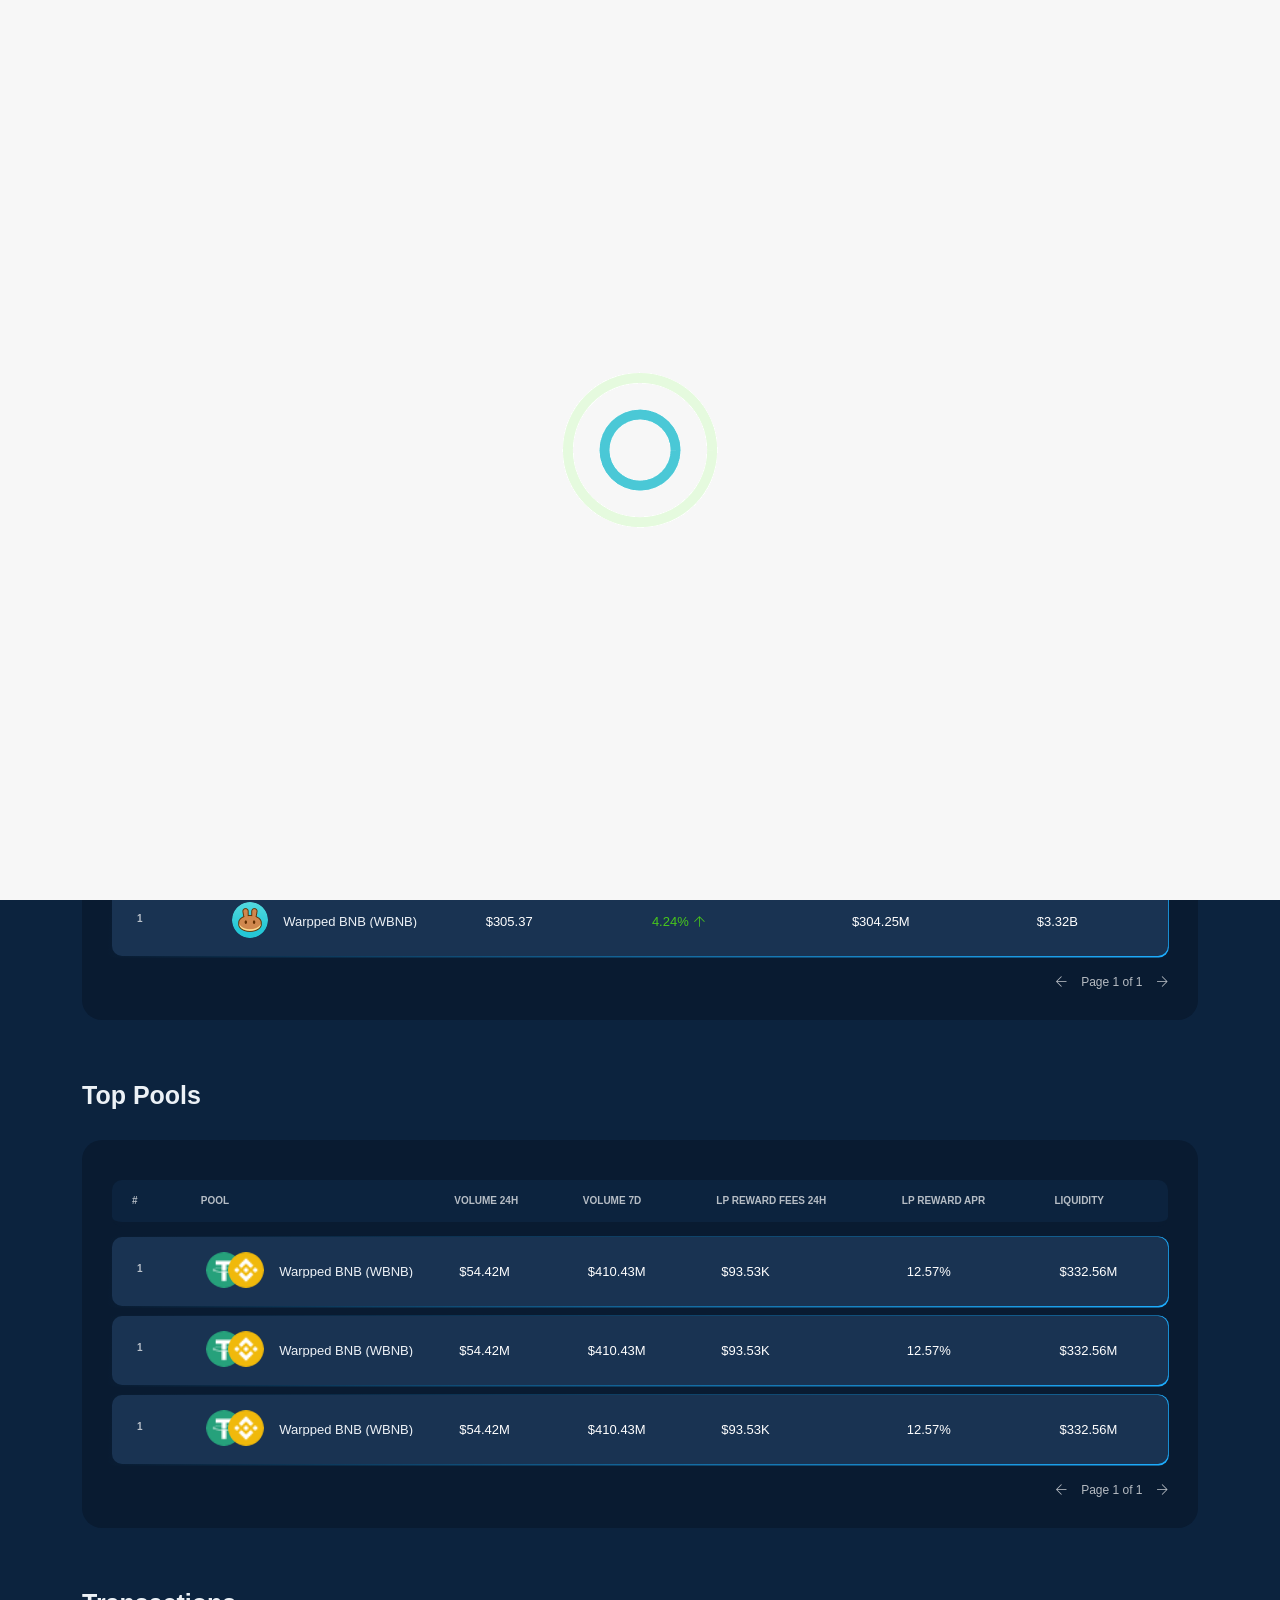
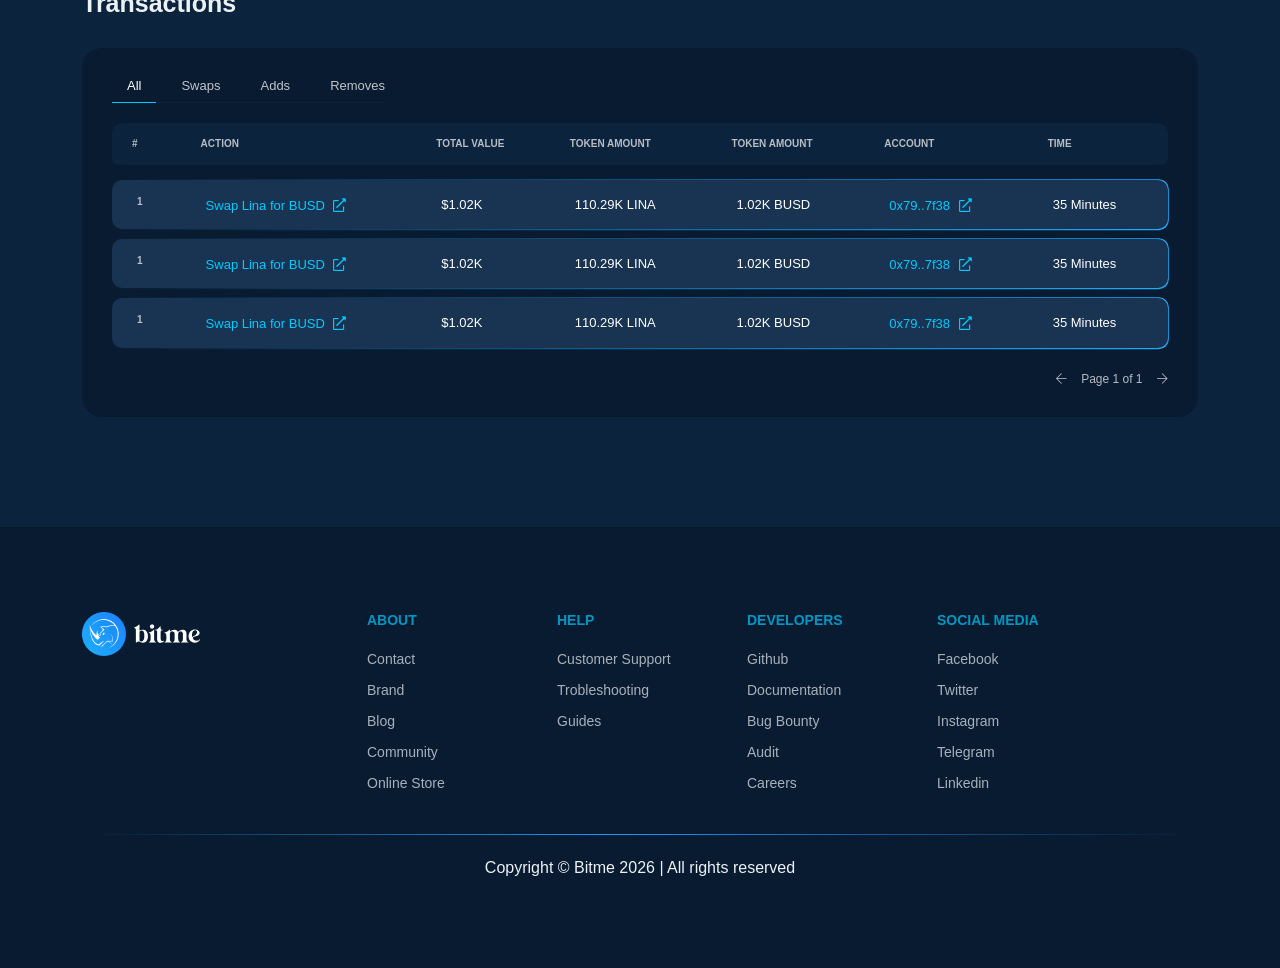
<file: info.html>
<!DOCTYPE html>
<html lang="en">

<head>
    <meta charset="UTF-8">
    <meta http-equiv="X-UA-Compatible" content="IE=edge">
    <meta name="viewport" content="width=device-width, initial-scale=1.0">
    <link rel="icon" href="assets/img/bitme-favicon.png" type="image" />

    <title>Bitme</title>

    <link rel="stylesheet" href="assets/css/bootstrap.min.css">
    <link rel="stylesheet" href="assets/css/fontawesome-all.min.css">
    <link rel="stylesheet" href="assets/css/nice-select.css">
    <link rel="stylesheet" href="assets/css/style.css">
</head>

<body>

    <!-- prelaoder  -->
    <div id='preloader'>
        <div id='status'>
            <img src='assets/img/loading.gif' alt='LOADING....!!!!!' />
        </div>
    </div>
    <!-- prelaoder  -->

    <!-- Header Start -->
    <header class="header-area">
        <nav id="navbar_top" class="navbar navbar-expand-lg">
            <div class="container">
                <a class="navbar-brand site-logo" href="index.html">
                    <img src="assets/img/bitme-site-logo.png" alt="site-logo">
                </a>
                <button class="navbar-toggler" type="button" data-bs-toggle="collapse" data-bs-target="#navbarText" aria-controls="navbarText" aria-expanded="false" aria-label="Toggle navigation">
          <span class="navbar-toggler-icon"></span>
        </button>
                <div class="collapse navbar-collapse" id="navbarText">
                    <ul class="navbar-nav main-menu pt-4 pt-lg-0 mb-2 mb-lg-0">
                        <li class="nav-item active">
                            <a class="nav-link" href="swap.html">Trade</a>
                        </li>
                        <li class="nav-item">
                            <a class="nav-link" href="#roadmap">NFT</a>
                        </li>
                        <li class="nav-item">
                            <a class="nav-link" href="earn.html">Earn</a>
                        </li>
                        <li class="nav-item">
                            <a class="nav-link" href="#">Win</a>
                        </li>
                        <li class="nav-item">
                            <a class="nav-link" href="info.html">Info</a>
                        </li>

                        <div class="menu-btn">
                            <a href="#" class="boxed-btn">Connect wallet</a>
                        </div>
                    </ul>
                </div>
            </div>
        </nav>
    </header>
    <div class="header-clear"></div>
    <!-- Header End-->

    <!-- Analytics areae start -->
    <section class="min_padding_top analytics">
        <div class="container">
            <div class="row">
                <div class="col-md-12">
                    <div class="section_title">
                        <h2>Bitme Info & Analytics</h2>
                    </div>
                </div>
            </div>
            <div class="row mb-30">
                <div class="col-md-6">
                    <div class="page_card">
                        <div class="chart_title">
                            <h4>Liquidity</h4>
                            <p><strong>66.05</strong> May 20, 2022</p>
                        </div>
                        <div id="chart-3"></div>
                    </div>
                </div>
                <div class="col-md-6">
                    <div class="page_card">
                        <div class="chart_title">
                            <h4>Volume 24H</h4>
                            <p><strong>$478.60M</strong> May 20, 2022</p>
                        </div>
                        <div id="chart-4"></div>
                    </div>
                </div>
            </div>
        </div>
    </section>
    <!-- Analytics areae end -->

    <!-- top token area start -->
    <section class="min_padding_top top_tokens">
        <div class="container">
            <div class="row">
                <div class="col-md-12">
                    <div class="section_title">
                        <h2>Top Tokens</h2>
                    </div>
                </div>
            </div>
            <div class="row">
                <div class="col-md-12">
                    <div class="page_card">
                        <div class="datainfo-table ">
                            <div class="datainfo-table-responsive">
                                <table>
                                    <tr>
                                        <th class="p-0 m-0"></th>
                                        <th class="text-uppercase">#</th>
                                        <th class="text-uppercase" data-width-fix="true">Name</th>
                                        <th class="text-uppercase">price</th>
                                        <th class="text-uppercase">Price Change</th>
                                        <th class="text-uppercase">Volume 24H</th>
                                        <th class="text-uppercase">Liquidity</th>
                                    </tr>
                                    <tr class="custom_border ">
                                        <td><span>1</span></td>
                                        <td>
                                            <div class="d-flex align-items-center ">
                                                <div class="user_img ">
                                                    <div class="user_img_inner">
                                                        <img src="assets/img/data-info/1.png " alt=" ">
                                                    </div>
                                                </div>
                                                <div class="user_content ">
                                                    <p>Warpped BNB (WBNB)</p>
                                                </div>
                                            </div>
                                        </td>
                                        <td>
                                            <p>$305.37</p>
                                        </td>
                                        <td>
                                            <p class="text-green">4.24%<i class="fal fa-arrow-up"></i></p>
                                        </td>
                                        <td>
                                            <p>$304.25M</p>
                                        </td>
                                        <td>
                                            <p>$3.32B</p>
                                        </td>
                                    </tr>
                                    <tr class="custom_border ">
                                        <td><span>1</span></td>
                                        <td>
                                            <div class="d-flex align-items-center ">
                                                <div class="user_img ">
                                                    <div class="user_img_inner">
                                                        <img src="assets/img/data-info/1.png " alt=" ">
                                                    </div>
                                                </div>
                                                <div class="user_content ">
                                                    <p>Warpped BNB (WBNB)</p>
                                                </div>
                                            </div>
                                        </td>
                                        <td>
                                            <p>$305.37</p>
                                        </td>
                                        <td>
                                            <p class="text-red">4.24%<i class="fal fa-arrow-up"></i></p>
                                        </td>
                                        <td>
                                            <p>$304.25M</p>
                                        </td>
                                        <td>
                                            <p>$3.32B</p>
                                        </td>
                                    </tr>
                                    <tr class="custom_border ">
                                        <td><span>1</span></td>
                                        <td>
                                            <div class="d-flex align-items-center ">
                                                <div class="user_img ">
                                                    <div class="user_img_inner">
                                                        <img src="assets/img/data-info/1.png " alt=" ">
                                                    </div>
                                                </div>
                                                <div class="user_content ">
                                                    <p>Warpped BNB (WBNB)</p>
                                                </div>
                                            </div>
                                        </td>
                                        <td>
                                            <p>$305.37</p>
                                        </td>
                                        <td>
                                            <p class="text-green">4.24%<i class="fal fa-arrow-up"></i></p>
                                        </td>
                                        <td>
                                            <p>$304.25M</p>
                                        </td>
                                        <td>
                                            <p>$3.32B</p>
                                        </td>
                                    </tr>
                                </table>
                            </div>
                            <nav class="pagination ">
                                <ul>
                                    <li><a href="# "><i class="fal fa-arrow-left "></i></a></li>
                                    <li><span>Page 1 of 1</span></li>
                                    <li><a href="# "><i class="fal fa-arrow-right "></i></a></li>
                                </ul>
                            </nav>
                        </div>
                    </div>
                </div>
            </div>
        </div>
    </section>
    <!-- top token area end -->

    <!-- top pools area start -->
    <section class="min_padding_top top_pools">
        <div class="container">
            <div class="row">
                <div class="col-md-12">
                    <div class="section_title">
                        <h2>Top Pools</h2>
                    </div>
                </div>
            </div>
            <div class="row">
                <div class="col-md-12">
                    <div class="page_card">
                        <div class="datainfo-table ">
                            <div class="datainfo-table-responsive">
                                <table>
                                    <tr>
                                        <th class="p-0 m-0"></th>
                                        <th class="text-uppercase">#</th>
                                        <th class="text-uppercase" data-width-fix="true">Pool</th>
                                        <th class="text-uppercase">Volume 24H</th>
                                        <th class="text-uppercase">Volume 7D</th>
                                        <th class="text-uppercase">Lp Reward Fees 24H</th>
                                        <th class="text-uppercase">Lp Reward Apr</th>
                                        <th class="text-uppercase">Liquidity</th>
                                    </tr>
                                    <tr class="custom_border ">
                                        <td><span>1</span></td>
                                        <td>
                                            <div class="d-flex align-items-center ">
                                                <div class="user_img">
                                                    <div class="user_img_inner">
                                                        <img src="assets/img/data-info/2.png " alt=" ">
                                                    </div>
                                                    <div class="user_img_inner">
                                                        <img src="assets/img/data-info/3.png " alt=" ">
                                                    </div>
                                                </div>
                                                <div class="user_content ">
                                                    <p>Warpped BNB (WBNB)</p>
                                                </div>
                                            </div>
                                        </td>
                                        <td>
                                            <p>$54.42M</p>
                                        </td>
                                        <td>
                                            <p>$410.43M</p>
                                        </td>
                                        <td>
                                            <p>$93.53K</p>
                                        </td>
                                        <td>
                                            <p>12.57%</p>
                                        </td>
                                        <td>
                                            <p>$332.56M</p>
                                        </td>
                                    </tr>
                                    <tr class="custom_border ">
                                        <td><span>1</span></td>
                                        <td>
                                            <div class="d-flex align-items-center ">
                                                <div class="user_img">
                                                    <div class="user_img_inner">
                                                        <img src="assets/img/data-info/2.png " alt=" ">
                                                    </div>
                                                    <div class="user_img_inner">
                                                        <img src="assets/img/data-info/3.png " alt=" ">
                                                    </div>
                                                </div>
                                                <div class="user_content ">
                                                    <p>Warpped BNB (WBNB)</p>
                                                </div>
                                            </div>
                                        </td>
                                        <td>
                                            <p>$54.42M</p>
                                        </td>
                                        <td>
                                            <p>$410.43M</p>
                                        </td>
                                        <td>
                                            <p>$93.53K</p>
                                        </td>
                                        <td>
                                            <p>12.57%</p>
                                        </td>
                                        <td>
                                            <p>$332.56M</p>
                                        </td>
                                    </tr>
                                    <tr class="custom_border ">
                                        <td><span>1</span></td>
                                        <td>
                                            <div class="d-flex align-items-center ">
                                                <div class="user_img">
                                                    <div class="user_img_inner">
                                                        <img src="assets/img/data-info/2.png " alt=" ">
                                                    </div>
                                                    <div class="user_img_inner">
                                                        <img src="assets/img/data-info/3.png " alt=" ">
                                                    </div>
                                                </div>
                                                <div class="user_content ">
                                                    <p>Warpped BNB (WBNB)</p>
                                                </div>
                                            </div>
                                        </td>
                                        <td>
                                            <p>$54.42M</p>
                                        </td>
                                        <td>
                                            <p>$410.43M</p>
                                        </td>
                                        <td>
                                            <p>$93.53K</p>
                                        </td>
                                        <td>
                                            <p>12.57%</p>
                                        </td>
                                        <td>
                                            <p>$332.56M</p>
                                        </td>
                                    </tr>
                                </table>
                            </div>
                            <nav class="pagination ">
                                <ul>
                                    <li><a href="# "><i class="fal fa-arrow-left "></i></a></li>
                                    <li><span>Page 1 of 1</span></li>
                                    <li><a href="# "><i class="fal fa-arrow-right "></i></a></li>
                                </ul>
                            </nav>
                        </div>
                    </div>
                </div>
            </div>
        </div>
    </section>
    <!-- top pools area end -->

    <!-- transactions area start -->
    <section class="min_padding_top section_padding_bottom transactions">
        <div class="container">
            <div class="row">
                <div class="col-md-12">
                    <div class="section_title">
                        <h2>Transactions</h2>
                    </div>
                </div>
            </div>
            <div class="row">
                <div class="col-md-12">
                    <div class="page_card">
                        <div class="page_navbar_list">
                            <ul class="nav nav-tabs" id="myTab" role="tablist">
                                <li class="nav-item" role="presentation">
                                    <button class="nav-link active" id="all-tab" data-bs-toggle="tab" data-bs-target="#all" type="button" role="tab" aria-controls="all" aria-selected="true">All</button>
                                </li>
                                <li class="nav-item" role="presentation">
                                    <button class="nav-link" id="swaps-tab" data-bs-toggle="tab" data-bs-target="#swaps" type="button" role="tab" aria-controls="swaps" aria-selected="true">Swaps</button>
                                </li>
                                <li class="nav-item" role="presentation">
                                    <button class="nav-link" id="adds-tab" data-bs-toggle="tab" data-bs-target="#adds" type="button" role="tab" aria-controls="adds" aria-selected="true">Adds</button>
                                </li>
                                <li class="nav-item" role="presentation">
                                    <button class="nav-link" id="removes-tab" data-bs-toggle="tab" data-bs-target="#removes" type="button" role="tab" aria-controls="removes" aria-selected="true">Removes</button>
                                </li>
                            </ul>
                        </div>
                        <div class="tab-content" id="myTabContent">
                            <div class="tab-pane fade show active" id="all" role="tabpanel" aria-labelledby="all-tab">
                                <div class="datainfo-table ">
                                    <div class="datainfo-table-responsive">
                                        <table>
                                            <tr>
                                                <th class="p-0 m-0"></th>
                                                <th class="text-uppercase">#</th>
                                                <th class="text-uppercase">Action</th>
                                                <th class="text-uppercase">Total Value</th>
                                                <th class="text-uppercase">Token Amount</th>
                                                <th class="text-uppercase">Token Amount</th>
                                                <th class="text-uppercase">Account</th>
                                                <th class="text-uppercase">Time</th>
                                            </tr>
                                            <tr class="custom_border ">
                                                <td><span>1</span></td>
                                                <td>
                                                    <a href="#" target="_blank">Swap Lina for BUSD <i class="far fa-external-link-alt"></i></a>
                                                </td>
                                                <td>
                                                    <p>$1.02K</p>
                                                </td>
                                                <td>
                                                    <p>110.29K LINA</p>
                                                </td>
                                                <td>
                                                    <p>1.02K BUSD</p>
                                                </td>
                                                <td>
                                                    <a href="#" target="_blank">0x79..7f38 <i class="far fa-external-link-alt"></i></a>
                                                </td>
                                                <td>
                                                    <p>35 Minutes</p>
                                                </td>
                                            </tr>
                                            <tr class="custom_border ">
                                                <td><span>1</span></td>
                                                <td>
                                                    <a href="#" target="_blank">Swap Lina for BUSD <i class="far fa-external-link-alt"></i></a>
                                                </td>
                                                <td>
                                                    <p>$1.02K</p>
                                                </td>
                                                <td>
                                                    <p>110.29K LINA</p>
                                                </td>
                                                <td>
                                                    <p>1.02K BUSD</p>
                                                </td>
                                                <td>
                                                    <a href="#" target="_blank">0x79..7f38 <i class="far fa-external-link-alt"></i></a>
                                                </td>
                                                <td>
                                                    <p>35 Minutes</p>
                                                </td>
                                            </tr>
                                            <tr class="custom_border ">
                                                <td><span>1</span></td>
                                                <td>
                                                    <a href="#" target="_blank">Swap Lina for BUSD <i class="far fa-external-link-alt"></i></a>
                                                </td>
                                                <td>
                                                    <p>$1.02K</p>
                                                </td>
                                                <td>
                                                    <p>110.29K LINA</p>
                                                </td>
                                                <td>
                                                    <p>1.02K BUSD</p>
                                                </td>
                                                <td>
                                                    <a href="#" target="_blank">0x79..7f38 <i class="far fa-external-link-alt"></i></a>
                                                </td>
                                                <td>
                                                    <p>35 Minutes</p>
                                                </td>
                                            </tr>
                                        </table>
                                    </div>
                                    <nav class="pagination ">
                                        <ul>
                                            <li><a href="# "><i class="fal fa-arrow-left "></i></a></li>
                                            <li><span>Page 1 of 1</span></li>
                                            <li><a href="# "><i class="fal fa-arrow-right "></i></a></li>
                                        </ul>
                                    </nav>
                                </div>
                            </div>
                            <div class="tab-pane fade" id="swaps" role="tabpanel" aria-labelledby="swaps-tab">
                                <div class="datainfo-table ">
                                    <div class="datainfo-table-responsive">
                                        <table>
                                            <tr>
                                                <th class="p-0 m-0"></th>
                                                <th class="text-uppercase">#</th>
                                                <th class="text-uppercase">Action</th>
                                                <th class="text-uppercase">Total Value</th>
                                                <th class="text-uppercase">Token Amount</th>
                                                <th class="text-uppercase">Token Amount</th>
                                                <th class="text-uppercase">Account</th>
                                                <th class="text-uppercase">Time</th>
                                            </tr>
                                            <tr class="custom_border ">
                                                <td><span>1</span></td>
                                                <td>
                                                    <a href="#" target="_blank">Swap Lina for BUSD <i class="far fa-external-link-alt"></i></a>
                                                </td>
                                                <td>
                                                    <p>$1.02K</p>
                                                </td>
                                                <td>
                                                    <p>110.29K LINA</p>
                                                </td>
                                                <td>
                                                    <p>1.02K BUSD</p>
                                                </td>
                                                <td>
                                                    <a href="#" target="_blank">0x79..7f38 <i class="far fa-external-link-alt"></i></a>
                                                </td>
                                                <td>
                                                    <p>35 Minutes</p>
                                                </td>
                                            </tr>
                                            <tr class="custom_border ">
                                                <td><span>1</span></td>
                                                <td>
                                                    <a href="#" target="_blank">Swap Lina for BUSD <i class="far fa-external-link-alt"></i></a>
                                                </td>
                                                <td>
                                                    <p>$1.02K</p>
                                                </td>
                                                <td>
                                                    <p>110.29K LINA</p>
                                                </td>
                                                <td>
                                                    <p>1.02K BUSD</p>
                                                </td>
                                                <td>
                                                    <a href="#" target="_blank">0x79..7f38 <i class="far fa-external-link-alt"></i></a>
                                                </td>
                                                <td>
                                                    <p>35 Minutes</p>
                                                </td>
                                            </tr>
                                            <tr class="custom_border ">
                                                <td><span>1</span></td>
                                                <td>
                                                    <a href="#" target="_blank">Swap Lina for BUSD <i class="far fa-external-link-alt"></i></a>
                                                </td>
                                                <td>
                                                    <p>$1.02K</p>
                                                </td>
                                                <td>
                                                    <p>110.29K LINA</p>
                                                </td>
                                                <td>
                                                    <p>1.02K BUSD</p>
                                                </td>
                                                <td>
                                                    <a href="#" target="_blank">0x79..7f38 <i class="far fa-external-link-alt"></i></a>
                                                </td>
                                                <td>
                                                    <p>35 Minutes</p>
                                                </td>
                                            </tr>
                                        </table>
                                    </div>
                                    <nav class="pagination ">
                                        <ul>
                                            <li><a href="# "><i class="fal fa-arrow-left "></i></a></li>
                                            <li><span>Page 1 of 1</span></li>
                                            <li><a href="# "><i class="fal fa-arrow-right "></i></a></li>
                                        </ul>
                                    </nav>
                                </div>
                            </div>
                            <div class="tab-pane fade" id="adds" role="tabpanel" aria-labelledby="adds-tab">
                                <div class="datainfo-table ">
                                    <div class="datainfo-table-responsive">
                                        <table>
                                            <tr>
                                                <th class="p-0 m-0"></th>
                                                <th class="text-uppercase">#</th>
                                                <th class="text-uppercase">Action</th>
                                                <th class="text-uppercase">Total Value</th>
                                                <th class="text-uppercase">Token Amount</th>
                                                <th class="text-uppercase">Token Amount</th>
                                                <th class="text-uppercase">Account</th>
                                                <th class="text-uppercase">Time</th>
                                            </tr>
                                            <tr class="custom_border ">
                                                <td><span>1</span></td>
                                                <td>
                                                    <a href="#" target="_blank">Swap Lina for BUSD <i class="far fa-external-link-alt"></i></a>
                                                </td>
                                                <td>
                                                    <p>$1.02K</p>
                                                </td>
                                                <td>
                                                    <p>110.29K LINA</p>
                                                </td>
                                                <td>
                                                    <p>1.02K BUSD</p>
                                                </td>
                                                <td>
                                                    <a href="#" target="_blank">0x79..7f38 <i class="far fa-external-link-alt"></i></a>
                                                </td>
                                                <td>
                                                    <p>35 Minutes</p>
                                                </td>
                                            </tr>
                                            <tr class="custom_border ">
                                                <td><span>1</span></td>
                                                <td>
                                                    <a href="#" target="_blank">Swap Lina for BUSD <i class="far fa-external-link-alt"></i></a>
                                                </td>
                                                <td>
                                                    <p>$1.02K</p>
                                                </td>
                                                <td>
                                                    <p>110.29K LINA</p>
                                                </td>
                                                <td>
                                                    <p>1.02K BUSD</p>
                                                </td>
                                                <td>
                                                    <a href="#" target="_blank">0x79..7f38 <i class="far fa-external-link-alt"></i></a>
                                                </td>
                                                <td>
                                                    <p>35 Minutes</p>
                                                </td>
                                            </tr>
                                            <tr class="custom_border ">
                                                <td><span>1</span></td>
                                                <td>
                                                    <a href="#" target="_blank">Swap Lina for BUSD <i class="far fa-external-link-alt"></i></a>
                                                </td>
                                                <td>
                                                    <p>$1.02K</p>
                                                </td>
                                                <td>
                                                    <p>110.29K LINA</p>
                                                </td>
                                                <td>
                                                    <p>1.02K BUSD</p>
                                                </td>
                                                <td>
                                                    <a href="#" target="_blank">0x79..7f38 <i class="far fa-external-link-alt"></i></a>
                                                </td>
                                                <td>
                                                    <p>35 Minutes</p>
                                                </td>
                                            </tr>
                                        </table>
                                    </div>
                                    <nav class="pagination ">
                                        <ul>
                                            <li><a href="# "><i class="fal fa-arrow-left "></i></a></li>
                                            <li><span>Page 1 of 1</span></li>
                                            <li><a href="# "><i class="fal fa-arrow-right "></i></a></li>
                                        </ul>
                                    </nav>
                                </div>
                            </div>
                            <div class="tab-pane fade" id="removes" role="tabpanel" aria-labelledby="removes-tab">
                                <div class="datainfo-table ">
                                    <div class="datainfo-table-responsive">
                                        <table>
                                            <tr>
                                                <th class="p-0 m-0"></th>
                                                <th class="text-uppercase">#</th>
                                                <th class="text-uppercase">Action</th>
                                                <th class="text-uppercase">Total Value</th>
                                                <th class="text-uppercase">Token Amount</th>
                                                <th class="text-uppercase">Token Amount</th>
                                                <th class="text-uppercase">Account</th>
                                                <th class="text-uppercase">Time</th>
                                            </tr>
                                            <tr class="custom_border ">
                                                <td><span>1</span></td>
                                                <td>
                                                    <a href="#" target="_blank">Swap Lina for BUSD <i class="far fa-external-link-alt"></i></a>
                                                </td>
                                                <td>
                                                    <p>$1.02K</p>
                                                </td>
                                                <td>
                                                    <p>110.29K LINA</p>
                                                </td>
                                                <td>
                                                    <p>1.02K BUSD</p>
                                                </td>
                                                <td>
                                                    <a href="#" target="_blank">0x79..7f38 <i class="far fa-external-link-alt"></i></a>
                                                </td>
                                                <td>
                                                    <p>35 Minutes</p>
                                                </td>
                                            </tr>
                                            <tr class="custom_border ">
                                                <td><span>1</span></td>
                                                <td>
                                                    <a href="#" target="_blank">Swap Lina for BUSD <i class="far fa-external-link-alt"></i></a>
                                                </td>
                                                <td>
                                                    <p>$1.02K</p>
                                                </td>
                                                <td>
                                                    <p>110.29K LINA</p>
                                                </td>
                                                <td>
                                                    <p>1.02K BUSD</p>
                                                </td>
                                                <td>
                                                    <a href="#" target="_blank">0x79..7f38 <i class="far fa-external-link-alt"></i></a>
                                                </td>
                                                <td>
                                                    <p>35 Minutes</p>
                                                </td>
                                            </tr>
                                            <tr class="custom_border ">
                                                <td><span>1</span></td>
                                                <td>
                                                    <a href="#" target="_blank">Swap Lina for BUSD <i class="far fa-external-link-alt"></i></a>
                                                </td>
                                                <td>
                                                    <p>$1.02K</p>
                                                </td>
                                                <td>
                                                    <p>110.29K LINA</p>
                                                </td>
                                                <td>
                                                    <p>1.02K BUSD</p>
                                                </td>
                                                <td>
                                                    <a href="#" target="_blank">0x79..7f38 <i class="far fa-external-link-alt"></i></a>
                                                </td>
                                                <td>
                                                    <p>35 Minutes</p>
                                                </td>
                                            </tr>
                                        </table>
                                    </div>
                                    <nav class="pagination ">
                                        <ul>
                                            <li><a href="# "><i class="fal fa-arrow-left "></i></a></li>
                                            <li><span>Page 1 of 1</span></li>
                                            <li><a href="# "><i class="fal fa-arrow-right "></i></a></li>
                                        </ul>
                                    </nav>
                                </div>
                            </div>
                        </div>
                    </div>
                </div>
            </div>
        </div>
    </section>
    <!-- transactions area end -->

    <!--Footer Start-->
    <footer class="footer-area ">
        <div class="container ">
            <div class="row footer-top ">
                <div class="col-md-12 col-lg-3 text-md-center text-lg-start mb-4 mb-lg-0 ">
                    <a href="# " class="site-logo ">
                        <img src="assets/img/bitme-site-logo.png " alt="site-logo ">
                    </a>
                </div>
                <div class="col-sm-6 col-md-3 col-lg-2 mt-4 mt-md-0 ">
                    <div class="footer-widget ">
                        <h4>About</h4>
                        <ul>
                            <li><a href="# ">Contact</a></li>
                            <li><a href="# ">Brand</a></li>
                            <li><a href="# ">Blog</a></li>
                            <li><a href="# ">Community</a></li>
                            <li><a href="# ">Online Store</a></li>
                        </ul>
                    </div>
                </div>
                <div class="col-sm-6 col-md-3 col-lg-2 mt-4 mt-md-0 ">
                    <div class="footer-widget ">
                        <h4>HELP</h4>
                        <ul>
                            <li><a href="# ">Customer Support</a></li>
                            <li><a href="# ">Trobleshooting</a></li>
                            <li><a href="# ">Guides</a></li>
                        </ul>
                    </div>
                </div>
                <div class="col-sm-6 col-md-3 col-lg-2 mt-4 mt-md-0 ">
                    <div class="footer-widget ">
                        <h4>DEVELOPERS</h4>
                        <ul>
                            <li><a href="# ">Github</a></li>
                            <li><a href="# ">Documentation</a></li>
                            <li><a href="# ">Bug Bounty</a></li>
                            <li><a href="# ">Audit</a></li>
                            <li><a href="# ">Careers</a></li>
                        </ul>
                    </div>
                </div>
                <div class="col-sm-6 col-md-3 col-lg-2 mt-4 mt-md-0 ">
                    <div class="footer-widget ">
                        <h4>social media</h4>
                        <ul>
                            <li><a href="# ">Facebook</a></li>
                            <li><a href="# ">Twitter</a></li>
                            <li><a href="# ">Instagram</a></li>
                            <li><a href="# ">Telegram</a></li>
                            <li><a href="# ">Linkedin</a></li>
                        </ul>
                    </div>
                </div>
            </div>

            <div class="row footer-bottom justify-content-center align-items-center ">
                <img src="assets/img/Line-border.png " alt="bitme-line-border ">
                <div class="col-md-6 col-lg-6 mt-4 mt-md-0 py-4 text-center ">
                    <p>Copyright &copy; Bitme
                        <script>
                            document.write(new Date().getFullYear())
                        </script> | All rights reserved</p>
                </div>
            </div>
        </div>
    </footer>
    <!--Footer End-->

    <script src="assets/js/jquery.min.js "></script>
    <script src="assets/js/bootstrap.min.js "></script>
    <script src="assets/js/jquery.nice-select.min.js "></script>
    <script src="assets/js/popper.min.js "></script>
    <script src="assets/chart/apexcharts.js"></script>
    <script src="assets/chart/charts.js"></script>
    <script src="assets/js/main.js "></script>
</body>

</html>
</file>
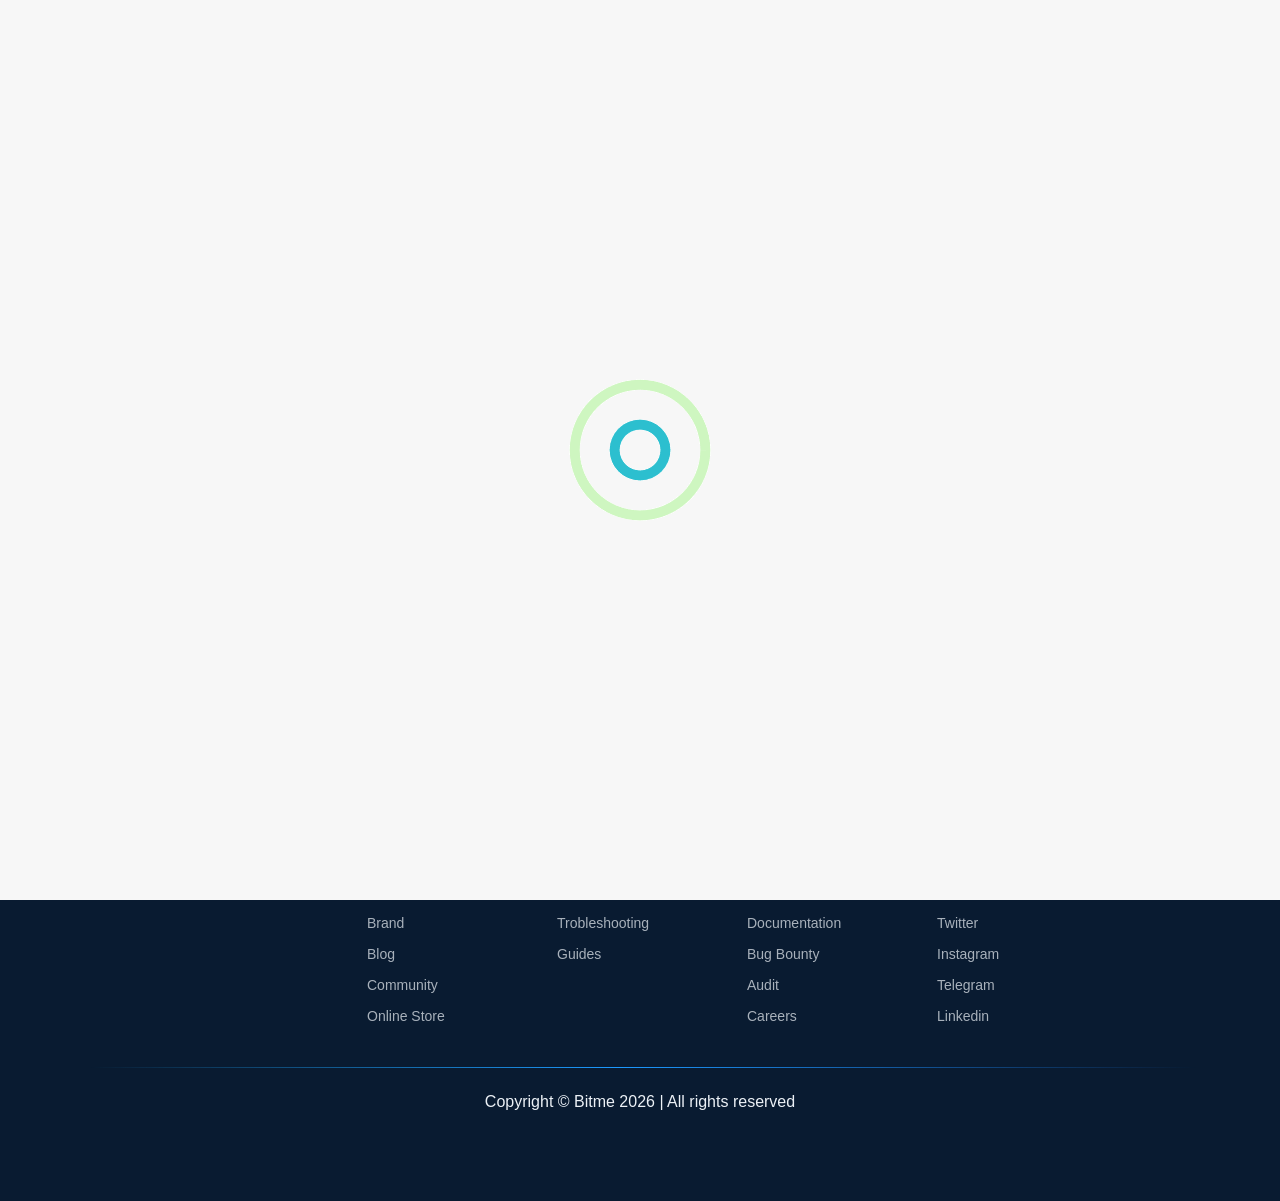
<file: swap.html>
<!DOCTYPE html>
<html lang="en">

<head>
    <meta charset="UTF-8" />
    <meta http-equiv="X-UA-Compatible" content="IE=edge" />
    <meta name="viewport" content="width=device-width, initial-scale=1.0" />
    <link rel="icon" href="assets/img/bitme-favicon.png" type="image" />

    <title>Bitme</title>

    <link rel="stylesheet" href="assets/css/bootstrap.min.css" />
    <link rel="stylesheet" href="assets/css/fontawesome-all.min.css" />
    <link rel="stylesheet" href="assets/css/nice-select.css" />
    <link rel="stylesheet" href="assets/css/style.css" />
    <style>
        .apexcharts-tooltip.apexcharts-theme-light {
            color: #000000;
        }
    </style>
</head>

<body>

    <!-- prelaoder  -->
    <div id='preloader'>
        <div id='status'>
            <img src='assets/img/loading.gif' alt='LOADING....!!!!!' />
        </div>
    </div>
    <!-- prelaoder  -->

    <!-- Header Start -->
    <header class="header-area">
        <nav id="navbar_top" class="navbar navbar-expand-lg">
            <div class="container">
                <a class="navbar-brand site-logo" href="index.html">
                    <img src="assets/img/bitme-site-logo.png" alt="site-logo" />
                </a>
                <button class="navbar-toggler" type="button" data-bs-toggle="collapse" data-bs-target="#navbarText" aria-controls="navbarText" aria-expanded="false" aria-label="Toggle navigation">
                <span class="navbar-toggler-icon"></span>
            </button>
                <ul class="navbar-nav main-menu pt-4 pt-lg-0 mb-2 mb-lg-0">
                    <li class="nav-item active">
                        <a class="nav-link" href="swap.html">Trade</a>
                    </li>
                    <li class="nav-item">
                        <a class="nav-link" href="#roadmap">NFT</a>
                    </li>
                    <li class="nav-item">
                        <a class="nav-link" href="earn.html">Earn</a>
                    </li>
                    <li class="nav-item">
                        <a class="nav-link" href="#">Win</a>
                    </li>
                    <li class="nav-item">
                        <a class="nav-link" href="info.html">Info</a>
                    </li>

                    <div class="menu-btn">
                        <a href="#" class="boxed-btn">Connect wallet</a>
                    </div>
                </ul>
            </div>
        </nav>
    </header>
    <div class="header-clear"></div>
    <!-- Header End-->
    <main class="min_padding_top section_padding_bottom">
        <div class="container">
            <div class="row">
                <div class="col-md-12">
                    <div class="page_navbar">
                        <ul class="nav nav-pills" id="pills-tab" role="tablist">
                            <li class="nav-item" role="presentation">
                                <button class="nav-link active" id="pills-swap-tab" data-bs-toggle="pill" data-bs-target="#pills-swap" type="button" role="tab" aria-controls="pills-swap" aria-selected="true">
                                    Swap
                                </button>
                            </li>
                            <li class="nav-item" role="presentation">
                                <button class="nav-link" id="pills-limit-tab" data-bs-toggle="pill" data-bs-target="#pills-limit" type="button" role="tab" aria-controls="pills-limit" aria-selected="true">
                                    Limit
                                </button>
                            </li>
                            <li class="nav-item" role="presentation">
                                <button class="nav-link" id="pills-liquidity-tab" data-bs-toggle="pill" data-bs-target="#pills-liquidity" type="button" role="tab" aria-controls="pills-liquidity" aria-selected="true">
                                    Liquidity
                                </button>
                            </li>
                        </ul>
                    </div>
                </div>
                <div class="col-md-12">
                    <div class="tab-content min_padding_top" id="pills-tabContent">
                        <div class="tab-pane fade show active" id="pills-swap" role="tabpanel" aria-labelledby="pills-swap-tab">
                            <div class="swap">
                                <div class="row">
                                    <div class="col-xl-8 col-lg-7 col-md-6">
                                        <div class="page_card">
                                            <div class="chart_title">
                                                <div class="chart_title_top">
                                                    <div class="d-flex align-items-center">
                                                        <div id="img"><img src="assets/img/data-info/1.png" alt=""></div>
                                                        <div id="img"><img src="assets/img/data-info/2.png" alt=""></div>
                                                        <p>BNB/CAKE</p>
                                                        <span><span id="icon"><i class="fa fa-exchange-alt"></i></span>Basic</span>
                                                    </div>
                                                    <div class="d-flex align-items-center">
                                                        <ul class="filter_charts toolbar">
                                                            <li><a href="#" class="active" id="one_month">24H</a></li>
                                                            <li><a href="#" id="six_months">1W</a></li>
                                                            <li><a href="#" id="one_year">1M</a></li>
                                                            <li><a href="#" id="ytd">1Y</a></li>
                                                            <li><a href="#" id="all">All</a></li>
                                                        </ul>
                                                        <div class="fullscreen">
                                                            <svg width="20" height="20" viewBox="0 0 20 20" fill="none" xmlns="http://www.w3.org/2000/svg">
                                                                <g opacity="0.7">
                                                                <path d="M10.6746 0.555542C10.4957 0.555542 10.3241 0.626616 10.1976 0.753129C10.0711 0.879641 10 1.05123 10 1.23015C10 1.40906 10.0711 1.58065 10.1976 1.70716C10.3241 1.83367 10.4957 1.90475 10.6746 1.90475H17.144L10.904 8.14483C10.8333 8.2053 10.776 8.27972 10.7355 8.36342C10.695 8.44711 10.6723 8.53827 10.6687 8.63118C10.6651 8.72408 10.6807 8.81673 10.7146 8.9033C10.7486 8.98987 10.8 9.06849 10.8658 9.13423C10.9315 9.19998 11.0101 9.25142 11.0967 9.28534C11.1833 9.31925 11.2759 9.33491 11.3688 9.33132C11.4617 9.32773 11.5529 9.30497 11.6366 9.26448C11.7203 9.22399 11.7947 9.16664 11.8552 9.09602L18.0952 2.85594V9.32538C18.0952 9.5043 18.1663 9.67589 18.2928 9.8024C18.4193 9.92891 18.5909 9.99999 18.7698 9.99999C18.9488 9.99999 19.1203 9.92891 19.2469 9.8024C19.3734 9.67589 19.4444 9.5043 19.4444 9.32538V0.555542H10.6746Z" fill="white"/>
                                                                <path d="M0.555664 10.6746C0.555664 10.4957 0.626738 10.3241 0.753251 10.1976C0.879763 10.0711 1.05135 10 1.23027 10C1.40918 10 1.58077 10.0711 1.70728 10.1976C1.8338 10.3241 1.90487 10.4957 1.90487 10.6746V17.144L8.14495 10.904C8.20543 10.8333 8.27985 10.776 8.36354 10.7355C8.44724 10.695 8.5384 10.6723 8.6313 10.6687C8.72421 10.6651 8.81685 10.6807 8.90342 10.7146C8.98999 10.7486 9.06861 10.8 9.13436 10.8658C9.2001 10.9315 9.25154 11.0101 9.28546 11.0967C9.31937 11.1833 9.33503 11.2759 9.33144 11.3688C9.32785 11.4617 9.3051 11.5529 9.2646 11.6366C9.22411 11.7203 9.16676 11.7947 9.09614 11.8552L2.85606 18.0952H9.3255C9.50442 18.0952 9.67601 18.1663 9.80252 18.2928C9.92903 18.4193 10.0001 18.5909 10.0001 18.7698C10.0001 18.9488 9.92903 19.1203 9.80252 19.2469C9.67601 19.3734 9.50442 19.4444 9.3255 19.4444H0.555664V10.6746Z" fill="white"/>
                                                                </g>
                                                            </svg>
                                                        </div>
                                                    </div>
                                                </div>
                                                <p><strong>66.05</strong> BNB/CAKE <span class="text-green">+0.344 (0.52%)</span></p>
                                            </div>
                                            <div id="chart1">
                                                <div id="chart">
                                                    <div id="chart-timeline"></div>
                                                </div>
                                            </div>
                                        </div>
                                    </div>
                                    <div class="col-xl-4 col-lg-5 col-md-6">
                                        <div class="page_card">
                                            <div class="swap_card">
                                                <div class="swap_card_header">
                                                    <div>
                                                        <h4>Swap</h4>
                                                        <p>Trade Tokens in an Instant</p>
                                                    </div>
                                                    <div>
                                                        <ul>
                                                            <li>
                                                                <a href="#">
                                                                    <svg width="15" height="15" viewBox="0 0 15 15" fill="none" xmlns="http://www.w3.org/2000/svg">
                                                        <path
                                                            d="M8.90713 15H6.09334C5.91704 15 5.74603 14.9416 5.60866 14.8344C5.47129 14.7271 5.37583 14.5776 5.3381 14.4105L5.02348 12.9975C4.60378 12.8191 4.20581 12.596 3.8369 12.3323L2.41686 12.771C2.24878 12.823 2.06742 12.8177 1.9029 12.7559C1.73837 12.6941 1.60059 12.5795 1.51243 12.4313L0.102441 10.068C0.0152025 9.9196 -0.0175448 9.74687 0.00955717 9.57806C0.0366591 9.40926 0.122006 9.25437 0.251634 9.13875L1.35319 8.16375C1.30309 7.72208 1.30309 7.27642 1.35319 6.83475L0.251634 5.862C0.121822 5.74633 0.0363595 5.59131 0.00925307 5.42234C-0.0178533 5.25337 0.0150046 5.08048 0.102441 4.932L1.50934 2.56725C1.5975 2.41899 1.73528 2.30444 1.8998 2.24264C2.06433 2.18084 2.24569 2.1755 2.41377 2.2275L3.83381 2.66625C4.02242 2.53125 4.21877 2.40525 4.4213 2.29125C4.61687 2.18475 4.81786 2.088 5.02348 2.00175L5.33888 0.59025C5.37642 0.423148 5.4717 0.273516 5.60893 0.166162C5.74615 0.0588074 5.91707 0.000179974 6.09334 0H8.90713C9.08341 0.000179974 9.25433 0.0588074 9.39155 0.166162C9.52877 0.273516 9.62405 0.423148 9.6616 0.59025L9.98008 2.0025C10.3993 2.18195 10.7971 2.40501 11.1667 2.66775L12.5875 2.229C12.7555 2.17719 12.9366 2.18263 13.101 2.24442C13.2654 2.30621 13.403 2.42065 13.4911 2.56875L14.898 4.9335C15.0774 5.23875 15.0155 5.625 14.7488 5.86275L13.6473 6.83775C13.6974 7.27942 13.6974 7.72508 13.6473 8.16675L14.7488 9.14175C15.0155 9.38025 15.0774 9.76575 14.898 10.071L13.4911 12.4357C13.403 12.584 13.2652 12.6986 13.1007 12.7604C12.9361 12.8222 12.7548 12.8275 12.5867 12.7755L11.1667 12.3368C10.798 12.6003 10.4003 12.8231 9.98086 13.0012L9.6616 14.4105C9.6239 14.5775 9.52855 14.7269 9.39134 14.8341C9.25414 14.9413 9.0833 14.9999 8.90713 15ZM7.49715 4.5C6.67708 4.5 5.89059 4.81607 5.31072 5.37868C4.73084 5.94129 4.40507 6.70435 4.40507 7.5C4.40507 8.29565 4.73084 9.05871 5.31072 9.62132C5.89059 10.1839 6.67708 10.5 7.49715 10.5C8.31722 10.5 9.1037 10.1839 9.68357 9.62132C10.2635 9.05871 10.5892 8.29565 10.5892 7.5C10.5892 6.70435 10.2635 5.94129 9.68357 5.37868C9.1037 4.81607 8.31722 4.5 7.49715 4.5Z"
                                                            fill="white" />
                                                    </svg>
                                                                </a>
                                                            </li>
                                                            <li>
                                                                <a href="#">
                                                                    <svg width="15" height="15" viewBox="0 0 15 15" fill="none" xmlns="http://www.w3.org/2000/svg">
                                                        <path
                                                            d="M6.91056 0.0232032C8.4248 -0.0961724 9.93959 0.247038 11.2545 1.00742C12.5694 1.7678 13.6225 2.90951 14.2743 4.28147C14.9261 5.65343 15.146 7.19098 14.9049 8.69065C14.6637 10.1903 13.9729 11.5814 12.9239 12.6799C11.8748 13.7784 10.517 14.5324 9.02996 14.8423C7.54297 15.1521 5.99694 15.0032 4.59645 14.4152C3.19596 13.8271 2.00702 12.8277 1.18697 11.5492C0.366916 10.2706 -0.0456019 8.7732 0.00400179 7.25507C0.00947188 7.06859 0.0887968 6.89192 0.224526 6.76393C0.360256 6.63594 0.541271 6.5671 0.727751 6.57257C0.914232 6.57804 1.0909 6.65737 1.21889 6.7931C1.34689 6.92883 1.41572 7.10984 1.41025 7.29632C1.36274 8.73338 1.82491 10.1409 2.71503 11.2701C3.60515 12.3993 4.86588 13.1774 6.2743 13.4667C7.68272 13.7561 9.1481 13.5381 10.4113 12.8514C11.6745 12.1646 12.6542 11.0533 13.1771 9.71388C13.7001 8.3745 13.7325 6.89336 13.2688 5.53235C12.8051 4.17135 11.875 3.01815 10.6431 2.27668C9.41121 1.53521 7.9568 1.25323 6.53705 1.4806C5.1173 1.70797 3.82369 2.43004 2.88494 3.51914L2.69369 3.75258H4.45337L4.549 3.75914C4.718 3.78153 4.87311 3.86457 4.98546 3.99279C5.09782 4.12101 5.15975 4.28569 5.15975 4.45617C5.15975 4.62665 5.09782 4.79132 4.98546 4.91955C4.87311 5.04777 4.718 5.1308 4.549 5.1532L4.45337 5.15882H1.174L1.07838 5.1532C0.926222 5.13228 0.785103 5.06211 0.676586 4.95343C0.568069 4.84474 0.498124 4.70351 0.477439 4.55133L0.470877 4.4557V0.705703L0.477439 0.611015C0.498124 0.458829 0.568069 0.317601 0.676586 0.208914C0.785103 0.100228 0.926222 0.0300625 1.07838 0.00914061L1.174 0.00351557L1.26963 0.00914061C1.42178 0.0300625 1.5629 0.100228 1.67142 0.208914C1.77993 0.317601 1.84988 0.458829 1.87056 0.611015L1.87713 0.705703L1.87619 2.53664C3.16311 1.07537 4.96922 0.173665 6.91056 0.0232032ZM7.26494 3.75258L7.36056 3.75914C7.51272 3.78006 7.65383 3.85023 7.76235 3.95891C7.87087 4.0676 7.94081 4.20883 7.9615 4.36101L7.96806 4.4557V7.49976L9.60868 7.5007L9.70431 7.50726C9.8726 7.53042 10.0268 7.61372 10.1385 7.74177C10.2501 7.86981 10.3116 8.03395 10.3116 8.20382C10.3116 8.3737 10.2501 8.53784 10.1385 8.66588C10.0268 8.79393 9.8726 8.87723 9.70431 8.90039L9.60868 8.90695H7.26494L7.16931 8.90039C7.01729 8.87951 6.87628 8.80948 6.76778 8.70098C6.65928 8.59248 6.58925 8.45146 6.56837 8.29945L6.56181 8.20289V4.4557L6.56837 4.36101C6.58906 4.20883 6.659 4.0676 6.76752 3.95891C6.87604 3.85023 7.01716 3.78006 7.16931 3.75914L7.26494 3.75351V3.75258Z"
                                                            fill="white" />
                                                    </svg>
                                                                </a>
                                                            </li>
                                                            <li>
                                                                <a href="#">
                                                                    <svg width="15" height="15" viewBox="0 0 15 15" fill="none" xmlns="http://www.w3.org/2000/svg">
                                                        <path
                                                            d="M14.4596 2.09464L13.471 2.88214C12.1231 1.12679 10.0267 0 7.67266 0C3.60784 0 0.317765 3.34821 0.312506 7.49107C0.307248 11.6375 3.60433 15 7.67266 15C10.8505 15 13.5587 12.9464 14.5893 10.0696C14.6156 9.99464 14.5771 9.91071 14.5035 9.88571L13.5096 9.5375C13.4749 9.5254 13.437 9.52759 13.4039 9.54361C13.3709 9.55963 13.3452 9.5882 13.3326 9.62321C13.301 9.7125 13.266 9.80179 13.2291 9.88929C12.9259 10.6214 12.4912 11.2786 11.9373 11.8429C11.3879 12.4036 10.7374 12.8511 10.0215 13.1607C9.28001 13.4804 8.48948 13.6429 7.67616 13.6429C6.86109 13.6429 6.07232 13.4804 5.33087 13.1607C4.61427 12.8524 3.96352 12.4048 3.41502 11.8429C2.86411 11.2832 2.42534 10.6197 2.12318 9.88929C1.80943 9.13214 1.64992 8.32857 1.64992 7.49821C1.64992 6.66786 1.80943 5.86429 2.12318 5.10714C2.42642 4.375 2.86113 3.71786 3.41502 3.15357C3.96892 2.58929 4.61396 2.14643 5.33087 1.83571C6.07232 1.51607 6.86285 1.35357 7.67616 1.35357C8.49123 1.35357 9.28001 1.51607 10.0215 1.83571C10.7381 2.14401 11.3888 2.59164 11.9373 3.15357C12.1108 3.33036 12.2738 3.51786 12.4246 3.71429L11.3694 4.55357C11.3485 4.57003 11.3326 4.59215 11.3235 4.6174C11.3144 4.64265 11.3125 4.66999 11.318 4.6963C11.3235 4.7226 11.3362 4.74679 11.3546 4.76608C11.373 4.78537 11.3963 4.79899 11.422 4.80536L14.4999 5.57321C14.5876 5.59464 14.6735 5.52679 14.6735 5.43571L14.6875 2.20536C14.6857 2.0875 14.5508 2.02143 14.4596 2.09464Z"
                                                            fill="white" />
                                                    </svg>
                                                                </a>
                                                            </li>
                                                        </ul>
                                                    </div>
                                                </div>
                                                <div class="swap_card_body">
                                                    <div class="swap_card_body_exchange">
                                                        <div class="swap_card_item">
                                                            <div class="d-flex align-items-center justify-content-between">
                                                                <div class="custom_border d-flex align-items-center">
                                                                    <div class="swap_card_item_dropdown" data-areacontrols="false">
                                                                        <div class="current d-flex align-items-center">
                                                                            <span id="img"><img
                                                                    src="assets/img/data-info/1.png"
                                                                    alt="" /></span>
                                                                            <span>BNB</span>
                                                                            <i class="far fa-angle-down"></i>
                                                                        </div>
                                                                    </div>
                                                                </div>
                                                                <div class="swap_item_rate">0.0</div>
                                                            </div>
                                                        </div>
                                                        <div class="swap_card_item_exchange text-center">
                                                            <div id="icon">
                                                                <i class="fa fa-exchange-alt fa-rotate-90"></i>
                                                            </div>
                                                        </div>
                                                        <div class="swap_card_item">
                                                            <div class="d-flex align-items-center justify-content-between">
                                                                <div class="custom_border d-flex align-items-center">
                                                                    <div class="swap_card_item_dropdown" data-areiacontrol="false">
                                                                        <div class="current d-flex align-items-center">
                                                                            <span id="img"><img
                                                                    src="assets/img/data-info/1.png"
                                                                    alt="" /></span>
                                                                            <span>BNB</span>
                                                                            <i class="far fa-angle-down"></i>
                                                                        </div>
                                                                    </div>
                                                                </div>
                                                                <div class="swap_card_item_rate">0.0</div>
                                                            </div>
                                                        </div>
                                                        <p class="d-flex align-items-center justify-content-between">Slippage Tolerance <span>0.5%</span></p>
                                                    </div>
                                                    <a href="#" class="boxed-btn w-100 text-center">Connect Wallet</a>
                                                </div>
                                            </div>
                                        </div>
                                    </div>
                                </div>
                            </div>
                        </div>
                        <div class="tab-pane fade" id="pills-limit" role="tabpanel" aria-labelledby="pills-limit-tab">
                            <div class="limit">
                                <div class="row">
                                    <div class="col-xl-8 col-lg-7 col-md-6">
                                        <div class="page_card">
                                            <div class="chart_title">
                                                <div class="chart_title_top">
                                                    <div class="d-flex align-items-center">
                                                        <div id="img"><img src="assets/img/data-info/1.png" alt=""></div>
                                                        <div id="img"><img src="assets/img/data-info/2.png" alt=""></div>
                                                        <p>BNB/CAKE</p>
                                                        <span><span id="icon"><i class="fa fa-exchange-alt"></i></span>Basic</span>
                                                    </div>
                                                    <div class="d-flex align-items-center">
                                                        <ul class="filter_charts toolbar">
                                                            <li><a href="#" class="active" id="limit_one_month">24H</a></li>
                                                            <li><a href="#" id="limit_six_months">1W</a></li>
                                                            <li><a href="#" id="limit_one_year">1M</a></li>
                                                            <li><a href="#" id="limit_ytd">1Y</a></li>
                                                            <li><a href="#" id="limit_all">All</a></li>
                                                        </ul>
                                                        <div class="fullscreen">
                                                            <svg width="20" height="20" viewBox="0 0 20 20" fill="none" xmlns="http://www.w3.org/2000/svg">
                                                                <g opacity="0.7">
                                                                <path d="M10.6746 0.555542C10.4957 0.555542 10.3241 0.626616 10.1976 0.753129C10.0711 0.879641 10 1.05123 10 1.23015C10 1.40906 10.0711 1.58065 10.1976 1.70716C10.3241 1.83367 10.4957 1.90475 10.6746 1.90475H17.144L10.904 8.14483C10.8333 8.2053 10.776 8.27972 10.7355 8.36342C10.695 8.44711 10.6723 8.53827 10.6687 8.63118C10.6651 8.72408 10.6807 8.81673 10.7146 8.9033C10.7486 8.98987 10.8 9.06849 10.8658 9.13423C10.9315 9.19998 11.0101 9.25142 11.0967 9.28534C11.1833 9.31925 11.2759 9.33491 11.3688 9.33132C11.4617 9.32773 11.5529 9.30497 11.6366 9.26448C11.7203 9.22399 11.7947 9.16664 11.8552 9.09602L18.0952 2.85594V9.32538C18.0952 9.5043 18.1663 9.67589 18.2928 9.8024C18.4193 9.92891 18.5909 9.99999 18.7698 9.99999C18.9488 9.99999 19.1203 9.92891 19.2469 9.8024C19.3734 9.67589 19.4444 9.5043 19.4444 9.32538V0.555542H10.6746Z" fill="white"/>
                                                                <path d="M0.555664 10.6746C0.555664 10.4957 0.626738 10.3241 0.753251 10.1976C0.879763 10.0711 1.05135 10 1.23027 10C1.40918 10 1.58077 10.0711 1.70728 10.1976C1.8338 10.3241 1.90487 10.4957 1.90487 10.6746V17.144L8.14495 10.904C8.20543 10.8333 8.27985 10.776 8.36354 10.7355C8.44724 10.695 8.5384 10.6723 8.6313 10.6687C8.72421 10.6651 8.81685 10.6807 8.90342 10.7146C8.98999 10.7486 9.06861 10.8 9.13436 10.8658C9.2001 10.9315 9.25154 11.0101 9.28546 11.0967C9.31937 11.1833 9.33503 11.2759 9.33144 11.3688C9.32785 11.4617 9.3051 11.5529 9.2646 11.6366C9.22411 11.7203 9.16676 11.7947 9.09614 11.8552L2.85606 18.0952H9.3255C9.50442 18.0952 9.67601 18.1663 9.80252 18.2928C9.92903 18.4193 10.0001 18.5909 10.0001 18.7698C10.0001 18.9488 9.92903 19.1203 9.80252 19.2469C9.67601 19.3734 9.50442 19.4444 9.3255 19.4444H0.555664V10.6746Z" fill="white"/>
                                                                </g>
                                                            </svg>
                                                        </div>
                                                    </div>
                                                </div>
                                                <p><strong>66.05</strong> BNB/CAKE <span class="text-green">+0.344 (0.52%)</span></p>
                                            </div>
                                            <div id="chart1">
                                                <div id="chart">
                                                    <div id="chart-timeline-limit"></div>
                                                </div>
                                            </div>
                                        </div>
                                        <div class="page_card">
                                            <div class="page_navbar_list">
                                                <ul class="nav nav-tabs" id="myTab" role="tablist">
                                                    <li class="nav-item" role="presentation">
                                                        <button class="nav-link active" id="open-tab" data-bs-toggle="tab" data-bs-target="#open" type="button" role="tab" aria-controls="open" aria-selected="true">Open Orders</button>
                                                    </li>
                                                    <li class="nav-item" role="presentation">
                                                        <button class="nav-link" id="history-tab" data-bs-toggle="tab" data-bs-target="#history" type="button" role="tab" aria-controls="history" aria-selected="true">Order History</button>
                                                    </li>
                                                </ul>
                                            </div>
                                            <div class="tab-content" id="myTabContent">
                                                <div class="tab-pane fade show active" id="open" role="tabpanel" aria-labelledby="open-tab">
                                                    <div class="datainfo-table ">
                                                        <div class="datainfo-table-responsive">
                                                            <table>
                                                                <tr>
                                                                    <th class="p-0 m-0"></th>
                                                                    <th>From</th>
                                                                    <th>To</th>
                                                                    <th>Limit Price</th>
                                                                    <th>Status</th>
                                                                </tr>
                                                            </table>
                                                        </div>
                                                        <div class="datainfo-table-datashape text-center">
                                                            <img src="assets/img/empty-data.svg" alt="">
                                                        </div>
                                                        <nav class="pagination ">
                                                            <ul>
                                                                <li><a href="# "><i class="fal fa-arrow-left "></i></a></li>
                                                                <li><span>Page 1 of 1</span></li>
                                                                <li><a href="# "><i class="fal fa-arrow-right "></i></a></li>
                                                            </ul>
                                                        </nav>
                                                    </div>
                                                </div>
                                                <div class="tab-pane fade" id="history" role="tabpanel" aria-labelledby="history-tab">
                                                    <div class="datainfo-table ">
                                                        <div class="datainfo-table-responsive">
                                                            <table>
                                                                <tr>
                                                                    <th class="p-0 m-0"></th>
                                                                    <th>From</th>
                                                                    <th>To</th>
                                                                    <th>Limit Price</th>
                                                                    <th>Status</th>
                                                                </tr>
                                                            </table>
                                                        </div>
                                                        <div class="datainfo-table-datashape text-center">
                                                            <img src="assets/img/empty-data.svg" alt="">
                                                        </div>
                                                        <nav class="pagination ">
                                                            <ul>
                                                                <li><a href="# "><i class="fal fa-arrow-left "></i></a></li>
                                                                <li><span>Page 1 of 1</span></li>
                                                                <li><a href="# "><i class="fal fa-arrow-right "></i></a></li>
                                                            </ul>
                                                        </nav>
                                                    </div>
                                                </div>
                                            </div>
                                        </div>
                                    </div>
                                    <div class="col-xl-4 col-lg-5 col-md-6">
                                        <div class="page_card">
                                            <div class="swap_card">
                                                <div class="swap_card_header">
                                                    <div>
                                                        <h4>Swap</h4>
                                                        <p>Trade Tokens in an Instant</p>
                                                    </div>
                                                    <div>
                                                        <ul>
                                                            <li>
                                                                <a href="#">
                                                                    <svg width="15" height="15" viewBox="0 0 15 15" fill="none" xmlns="http://www.w3.org/2000/svg">
                                                        <path
                                                            d="M8.90713 15H6.09334C5.91704 15 5.74603 14.9416 5.60866 14.8344C5.47129 14.7271 5.37583 14.5776 5.3381 14.4105L5.02348 12.9975C4.60378 12.8191 4.20581 12.596 3.8369 12.3323L2.41686 12.771C2.24878 12.823 2.06742 12.8177 1.9029 12.7559C1.73837 12.6941 1.60059 12.5795 1.51243 12.4313L0.102441 10.068C0.0152025 9.9196 -0.0175448 9.74687 0.00955717 9.57806C0.0366591 9.40926 0.122006 9.25437 0.251634 9.13875L1.35319 8.16375C1.30309 7.72208 1.30309 7.27642 1.35319 6.83475L0.251634 5.862C0.121822 5.74633 0.0363595 5.59131 0.00925307 5.42234C-0.0178533 5.25337 0.0150046 5.08048 0.102441 4.932L1.50934 2.56725C1.5975 2.41899 1.73528 2.30444 1.8998 2.24264C2.06433 2.18084 2.24569 2.1755 2.41377 2.2275L3.83381 2.66625C4.02242 2.53125 4.21877 2.40525 4.4213 2.29125C4.61687 2.18475 4.81786 2.088 5.02348 2.00175L5.33888 0.59025C5.37642 0.423148 5.4717 0.273516 5.60893 0.166162C5.74615 0.0588074 5.91707 0.000179974 6.09334 0H8.90713C9.08341 0.000179974 9.25433 0.0588074 9.39155 0.166162C9.52877 0.273516 9.62405 0.423148 9.6616 0.59025L9.98008 2.0025C10.3993 2.18195 10.7971 2.40501 11.1667 2.66775L12.5875 2.229C12.7555 2.17719 12.9366 2.18263 13.101 2.24442C13.2654 2.30621 13.403 2.42065 13.4911 2.56875L14.898 4.9335C15.0774 5.23875 15.0155 5.625 14.7488 5.86275L13.6473 6.83775C13.6974 7.27942 13.6974 7.72508 13.6473 8.16675L14.7488 9.14175C15.0155 9.38025 15.0774 9.76575 14.898 10.071L13.4911 12.4357C13.403 12.584 13.2652 12.6986 13.1007 12.7604C12.9361 12.8222 12.7548 12.8275 12.5867 12.7755L11.1667 12.3368C10.798 12.6003 10.4003 12.8231 9.98086 13.0012L9.6616 14.4105C9.6239 14.5775 9.52855 14.7269 9.39134 14.8341C9.25414 14.9413 9.0833 14.9999 8.90713 15ZM7.49715 4.5C6.67708 4.5 5.89059 4.81607 5.31072 5.37868C4.73084 5.94129 4.40507 6.70435 4.40507 7.5C4.40507 8.29565 4.73084 9.05871 5.31072 9.62132C5.89059 10.1839 6.67708 10.5 7.49715 10.5C8.31722 10.5 9.1037 10.1839 9.68357 9.62132C10.2635 9.05871 10.5892 8.29565 10.5892 7.5C10.5892 6.70435 10.2635 5.94129 9.68357 5.37868C9.1037 4.81607 8.31722 4.5 7.49715 4.5Z"
                                                            fill="white" />
                                                    </svg>
                                                                </a>
                                                            </li>
                                                            <li>
                                                                <a href="#">
                                                                    <svg width="15" height="15" viewBox="0 0 15 15" fill="none" xmlns="http://www.w3.org/2000/svg">
                                                        <path
                                                            d="M6.91056 0.0232032C8.4248 -0.0961724 9.93959 0.247038 11.2545 1.00742C12.5694 1.7678 13.6225 2.90951 14.2743 4.28147C14.9261 5.65343 15.146 7.19098 14.9049 8.69065C14.6637 10.1903 13.9729 11.5814 12.9239 12.6799C11.8748 13.7784 10.517 14.5324 9.02996 14.8423C7.54297 15.1521 5.99694 15.0032 4.59645 14.4152C3.19596 13.8271 2.00702 12.8277 1.18697 11.5492C0.366916 10.2706 -0.0456019 8.7732 0.00400179 7.25507C0.00947188 7.06859 0.0887968 6.89192 0.224526 6.76393C0.360256 6.63594 0.541271 6.5671 0.727751 6.57257C0.914232 6.57804 1.0909 6.65737 1.21889 6.7931C1.34689 6.92883 1.41572 7.10984 1.41025 7.29632C1.36274 8.73338 1.82491 10.1409 2.71503 11.2701C3.60515 12.3993 4.86588 13.1774 6.2743 13.4667C7.68272 13.7561 9.1481 13.5381 10.4113 12.8514C11.6745 12.1646 12.6542 11.0533 13.1771 9.71388C13.7001 8.3745 13.7325 6.89336 13.2688 5.53235C12.8051 4.17135 11.875 3.01815 10.6431 2.27668C9.41121 1.53521 7.9568 1.25323 6.53705 1.4806C5.1173 1.70797 3.82369 2.43004 2.88494 3.51914L2.69369 3.75258H4.45337L4.549 3.75914C4.718 3.78153 4.87311 3.86457 4.98546 3.99279C5.09782 4.12101 5.15975 4.28569 5.15975 4.45617C5.15975 4.62665 5.09782 4.79132 4.98546 4.91955C4.87311 5.04777 4.718 5.1308 4.549 5.1532L4.45337 5.15882H1.174L1.07838 5.1532C0.926222 5.13228 0.785103 5.06211 0.676586 4.95343C0.568069 4.84474 0.498124 4.70351 0.477439 4.55133L0.470877 4.4557V0.705703L0.477439 0.611015C0.498124 0.458829 0.568069 0.317601 0.676586 0.208914C0.785103 0.100228 0.926222 0.0300625 1.07838 0.00914061L1.174 0.00351557L1.26963 0.00914061C1.42178 0.0300625 1.5629 0.100228 1.67142 0.208914C1.77993 0.317601 1.84988 0.458829 1.87056 0.611015L1.87713 0.705703L1.87619 2.53664C3.16311 1.07537 4.96922 0.173665 6.91056 0.0232032ZM7.26494 3.75258L7.36056 3.75914C7.51272 3.78006 7.65383 3.85023 7.76235 3.95891C7.87087 4.0676 7.94081 4.20883 7.9615 4.36101L7.96806 4.4557V7.49976L9.60868 7.5007L9.70431 7.50726C9.8726 7.53042 10.0268 7.61372 10.1385 7.74177C10.2501 7.86981 10.3116 8.03395 10.3116 8.20382C10.3116 8.3737 10.2501 8.53784 10.1385 8.66588C10.0268 8.79393 9.8726 8.87723 9.70431 8.90039L9.60868 8.90695H7.26494L7.16931 8.90039C7.01729 8.87951 6.87628 8.80948 6.76778 8.70098C6.65928 8.59248 6.58925 8.45146 6.56837 8.29945L6.56181 8.20289V4.4557L6.56837 4.36101C6.58906 4.20883 6.659 4.0676 6.76752 3.95891C6.87604 3.85023 7.01716 3.78006 7.16931 3.75914L7.26494 3.75351V3.75258Z"
                                                            fill="white" />
                                                    </svg>
                                                                </a>
                                                            </li>
                                                            <li>
                                                                <a href="#">
                                                                    <svg width="15" height="15" viewBox="0 0 15 15" fill="none" xmlns="http://www.w3.org/2000/svg">
                                                        <path
                                                            d="M14.4596 2.09464L13.471 2.88214C12.1231 1.12679 10.0267 0 7.67266 0C3.60784 0 0.317765 3.34821 0.312506 7.49107C0.307248 11.6375 3.60433 15 7.67266 15C10.8505 15 13.5587 12.9464 14.5893 10.0696C14.6156 9.99464 14.5771 9.91071 14.5035 9.88571L13.5096 9.5375C13.4749 9.5254 13.437 9.52759 13.4039 9.54361C13.3709 9.55963 13.3452 9.5882 13.3326 9.62321C13.301 9.7125 13.266 9.80179 13.2291 9.88929C12.9259 10.6214 12.4912 11.2786 11.9373 11.8429C11.3879 12.4036 10.7374 12.8511 10.0215 13.1607C9.28001 13.4804 8.48948 13.6429 7.67616 13.6429C6.86109 13.6429 6.07232 13.4804 5.33087 13.1607C4.61427 12.8524 3.96352 12.4048 3.41502 11.8429C2.86411 11.2832 2.42534 10.6197 2.12318 9.88929C1.80943 9.13214 1.64992 8.32857 1.64992 7.49821C1.64992 6.66786 1.80943 5.86429 2.12318 5.10714C2.42642 4.375 2.86113 3.71786 3.41502 3.15357C3.96892 2.58929 4.61396 2.14643 5.33087 1.83571C6.07232 1.51607 6.86285 1.35357 7.67616 1.35357C8.49123 1.35357 9.28001 1.51607 10.0215 1.83571C10.7381 2.14401 11.3888 2.59164 11.9373 3.15357C12.1108 3.33036 12.2738 3.51786 12.4246 3.71429L11.3694 4.55357C11.3485 4.57003 11.3326 4.59215 11.3235 4.6174C11.3144 4.64265 11.3125 4.66999 11.318 4.6963C11.3235 4.7226 11.3362 4.74679 11.3546 4.76608C11.373 4.78537 11.3963 4.79899 11.422 4.80536L14.4999 5.57321C14.5876 5.59464 14.6735 5.52679 14.6735 5.43571L14.6875 2.20536C14.6857 2.0875 14.5508 2.02143 14.4596 2.09464Z"
                                                            fill="white" />
                                                    </svg>
                                                                </a>
                                                            </li>
                                                        </ul>
                                                    </div>
                                                </div>
                                                <div class="swap_card_body">
                                                    <div class="swap_card_body_exchange">
                                                        <div class="swap_card_item">
                                                            <div class="d-flex align-items-center justify-content-between">
                                                                <div class="custom_border d-flex align-items-center">
                                                                    <div class="swap_card_item_dropdown" data-areacontrols="false">
                                                                        <div class="current d-flex align-items-center">
                                                                            <span id="img"><img  src="assets/img/data-info/1.png" alt="" /></span>
                                                                            <span>BNB</span>
                                                                            <i class="far fa-angle-down"></i>
                                                                        </div>
                                                                    </div>
                                                                </div>
                                                                <div class="swap_item_rate">0.0</div>
                                                            </div>
                                                        </div>
                                                        <div class="swap_card_item_exchange text-center">
                                                            <div id="icon">
                                                                <i class="fa fa-exchange-alt fa-rotate-90"></i>
                                                            </div>
                                                        </div>
                                                        <div class="swap_card_item">
                                                            <div class="d-flex align-items-center justify-content-between">
                                                                <div class="custom_border d-flex align-items-center">
                                                                    <div class="swap_card_item_dropdown" data-areiacontrol="false">
                                                                        <div class="current d-flex align-items-center">
                                                                            <span id="img"><img src="assets/img/data-info/1.png"  alt="" /></span>
                                                                            <span>BNB</span>
                                                                            <i class="far fa-angle-down"></i>
                                                                        </div>
                                                                    </div>
                                                                </div>
                                                                <div class="swap_card_item_rate">0.0</div>
                                                            </div>
                                                        </div>
                                                        <p class="d-flex align-items-center justify-content-between">Slippage Tolerance <span>0.5%</span></p>
                                                        <div class="swap_card_item_price">
                                                            <div class="input-control">
                                                                <label for="#" class="input-control-label d-flex align-self-center justify-content-between">
                                                                    <span>Price</span>
                                                                    <button id="reload"><i class="fa fa-sync-alt"></i>Market</button>
                                                                </label>
                                                                <input type="text" class="input-control-input" placeholder="0.0">
                                                            </div>
                                                        </div>
                                                    </div>
                                                    <a href="#" class="boxed-btn w-100 text-center">Connect Wallet</a>
                                                </div>
                                            </div>
                                        </div>
                                    </div>
                                </div>
                            </div>
                        </div>
                        <div class="tab-pane fade" id="pills-liquidity" role="tabpanel" aria-labelledby="pills-liquidity-tab">
                            <div class="liquidity">
                                <div class="row justify-content-center">
                                    <div class="col-lg-5 col-md-6">
                                        <div class="page_card">
                                            <div class="swap_card">
                                                <div class="swap_card_header">
                                                    <div>
                                                        <h4>Your Liquidity</h4>
                                                        <p>Remove Liquidity to Receive Tokens Back</p>
                                                    </div>
                                                    <div>
                                                        <ul>
                                                            <li>
                                                                <a href="#">
                                                                    <svg width="15" height="15" viewBox="0 0 15 15" fill="none" xmlns="http://www.w3.org/2000/svg">
                                                        <path
                                                            d="M8.90713 15H6.09334C5.91704 15 5.74603 14.9416 5.60866 14.8344C5.47129 14.7271 5.37583 14.5776 5.3381 14.4105L5.02348 12.9975C4.60378 12.8191 4.20581 12.596 3.8369 12.3323L2.41686 12.771C2.24878 12.823 2.06742 12.8177 1.9029 12.7559C1.73837 12.6941 1.60059 12.5795 1.51243 12.4313L0.102441 10.068C0.0152025 9.9196 -0.0175448 9.74687 0.00955717 9.57806C0.0366591 9.40926 0.122006 9.25437 0.251634 9.13875L1.35319 8.16375C1.30309 7.72208 1.30309 7.27642 1.35319 6.83475L0.251634 5.862C0.121822 5.74633 0.0363595 5.59131 0.00925307 5.42234C-0.0178533 5.25337 0.0150046 5.08048 0.102441 4.932L1.50934 2.56725C1.5975 2.41899 1.73528 2.30444 1.8998 2.24264C2.06433 2.18084 2.24569 2.1755 2.41377 2.2275L3.83381 2.66625C4.02242 2.53125 4.21877 2.40525 4.4213 2.29125C4.61687 2.18475 4.81786 2.088 5.02348 2.00175L5.33888 0.59025C5.37642 0.423148 5.4717 0.273516 5.60893 0.166162C5.74615 0.0588074 5.91707 0.000179974 6.09334 0H8.90713C9.08341 0.000179974 9.25433 0.0588074 9.39155 0.166162C9.52877 0.273516 9.62405 0.423148 9.6616 0.59025L9.98008 2.0025C10.3993 2.18195 10.7971 2.40501 11.1667 2.66775L12.5875 2.229C12.7555 2.17719 12.9366 2.18263 13.101 2.24442C13.2654 2.30621 13.403 2.42065 13.4911 2.56875L14.898 4.9335C15.0774 5.23875 15.0155 5.625 14.7488 5.86275L13.6473 6.83775C13.6974 7.27942 13.6974 7.72508 13.6473 8.16675L14.7488 9.14175C15.0155 9.38025 15.0774 9.76575 14.898 10.071L13.4911 12.4357C13.403 12.584 13.2652 12.6986 13.1007 12.7604C12.9361 12.8222 12.7548 12.8275 12.5867 12.7755L11.1667 12.3368C10.798 12.6003 10.4003 12.8231 9.98086 13.0012L9.6616 14.4105C9.6239 14.5775 9.52855 14.7269 9.39134 14.8341C9.25414 14.9413 9.0833 14.9999 8.90713 15ZM7.49715 4.5C6.67708 4.5 5.89059 4.81607 5.31072 5.37868C4.73084 5.94129 4.40507 6.70435 4.40507 7.5C4.40507 8.29565 4.73084 9.05871 5.31072 9.62132C5.89059 10.1839 6.67708 10.5 7.49715 10.5C8.31722 10.5 9.1037 10.1839 9.68357 9.62132C10.2635 9.05871 10.5892 8.29565 10.5892 7.5C10.5892 6.70435 10.2635 5.94129 9.68357 5.37868C9.1037 4.81607 8.31722 4.5 7.49715 4.5Z"
                                                            fill="white" />
                                                    </svg>
                                                                </a>
                                                            </li>
                                                            <li>
                                                                <a href="#">
                                                                    <svg width="15" height="15" viewBox="0 0 15 15" fill="none" xmlns="http://www.w3.org/2000/svg">
                                                        <path
                                                            d="M6.91056 0.0232032C8.4248 -0.0961724 9.93959 0.247038 11.2545 1.00742C12.5694 1.7678 13.6225 2.90951 14.2743 4.28147C14.9261 5.65343 15.146 7.19098 14.9049 8.69065C14.6637 10.1903 13.9729 11.5814 12.9239 12.6799C11.8748 13.7784 10.517 14.5324 9.02996 14.8423C7.54297 15.1521 5.99694 15.0032 4.59645 14.4152C3.19596 13.8271 2.00702 12.8277 1.18697 11.5492C0.366916 10.2706 -0.0456019 8.7732 0.00400179 7.25507C0.00947188 7.06859 0.0887968 6.89192 0.224526 6.76393C0.360256 6.63594 0.541271 6.5671 0.727751 6.57257C0.914232 6.57804 1.0909 6.65737 1.21889 6.7931C1.34689 6.92883 1.41572 7.10984 1.41025 7.29632C1.36274 8.73338 1.82491 10.1409 2.71503 11.2701C3.60515 12.3993 4.86588 13.1774 6.2743 13.4667C7.68272 13.7561 9.1481 13.5381 10.4113 12.8514C11.6745 12.1646 12.6542 11.0533 13.1771 9.71388C13.7001 8.3745 13.7325 6.89336 13.2688 5.53235C12.8051 4.17135 11.875 3.01815 10.6431 2.27668C9.41121 1.53521 7.9568 1.25323 6.53705 1.4806C5.1173 1.70797 3.82369 2.43004 2.88494 3.51914L2.69369 3.75258H4.45337L4.549 3.75914C4.718 3.78153 4.87311 3.86457 4.98546 3.99279C5.09782 4.12101 5.15975 4.28569 5.15975 4.45617C5.15975 4.62665 5.09782 4.79132 4.98546 4.91955C4.87311 5.04777 4.718 5.1308 4.549 5.1532L4.45337 5.15882H1.174L1.07838 5.1532C0.926222 5.13228 0.785103 5.06211 0.676586 4.95343C0.568069 4.84474 0.498124 4.70351 0.477439 4.55133L0.470877 4.4557V0.705703L0.477439 0.611015C0.498124 0.458829 0.568069 0.317601 0.676586 0.208914C0.785103 0.100228 0.926222 0.0300625 1.07838 0.00914061L1.174 0.00351557L1.26963 0.00914061C1.42178 0.0300625 1.5629 0.100228 1.67142 0.208914C1.77993 0.317601 1.84988 0.458829 1.87056 0.611015L1.87713 0.705703L1.87619 2.53664C3.16311 1.07537 4.96922 0.173665 6.91056 0.0232032ZM7.26494 3.75258L7.36056 3.75914C7.51272 3.78006 7.65383 3.85023 7.76235 3.95891C7.87087 4.0676 7.94081 4.20883 7.9615 4.36101L7.96806 4.4557V7.49976L9.60868 7.5007L9.70431 7.50726C9.8726 7.53042 10.0268 7.61372 10.1385 7.74177C10.2501 7.86981 10.3116 8.03395 10.3116 8.20382C10.3116 8.3737 10.2501 8.53784 10.1385 8.66588C10.0268 8.79393 9.8726 8.87723 9.70431 8.90039L9.60868 8.90695H7.26494L7.16931 8.90039C7.01729 8.87951 6.87628 8.80948 6.76778 8.70098C6.65928 8.59248 6.58925 8.45146 6.56837 8.29945L6.56181 8.20289V4.4557L6.56837 4.36101C6.58906 4.20883 6.659 4.0676 6.76752 3.95891C6.87604 3.85023 7.01716 3.78006 7.16931 3.75914L7.26494 3.75351V3.75258Z"
                                                            fill="white" />
                                                    </svg>
                                                                </a>
                                                            </li>
                                                        </ul>
                                                    </div>
                                                </div>
                                                <div class="swap_card_body">
                                                    <div class="liquidity_content text-center">
                                                        <p>Connect to a Wallet to View Your Liquidity.</p>
                                                    </div>
                                                    <a href="#" class="boxed-btn w-100 text-center">Connect Wallet</a>
                                                </div>
                                            </div>
                                        </div>
                                    </div>
                                </div>
                            </div>
                        </div>
                    </div>
                </div>
            </div>
        </div>
    </main>

    <!--Footer Start-->
    <footer class="footer-area">
        <div class="container">
            <div class="row footer-top">
                <div class="col-md-12 col-lg-3 text-md-center text-lg-start mb-4 mb-lg-0">
                    <a href="# " class="site-logo">
                        <img src="assets/img/bitme-site-logo.png " alt="site-logo " />
                    </a>
                </div>
                <div class="col-sm-6 col-md-3 col-lg-2 mt-4 mt-md-0">
                    <div class="footer-widget">
                        <h4>About</h4>
                        <ul>
                            <li><a href="# ">Contact</a></li>
                            <li><a href="# ">Brand</a></li>
                            <li><a href="# ">Blog</a></li>
                            <li><a href="# ">Community</a></li>
                            <li><a href="# ">Online Store</a></li>
                        </ul>
                    </div>
                </div>
                <div class="col-sm-6 col-md-3 col-lg-2 mt-4 mt-md-0">
                    <div class="footer-widget">
                        <h4>HELP</h4>
                        <ul>
                            <li><a href="# ">Customer Support</a></li>
                            <li><a href="# ">Trobleshooting</a></li>
                            <li><a href="# ">Guides</a></li>
                        </ul>
                    </div>
                </div>
                <div class="col-sm-6 col-md-3 col-lg-2 mt-4 mt-md-0">
                    <div class="footer-widget">
                        <h4>DEVELOPERS</h4>
                        <ul>
                            <li><a href="# ">Github</a></li>
                            <li><a href="# ">Documentation</a></li>
                            <li><a href="# ">Bug Bounty</a></li>
                            <li><a href="# ">Audit</a></li>
                            <li><a href="# ">Careers</a></li>
                        </ul>
                    </div>
                </div>
                <div class="col-sm-6 col-md-3 col-lg-2 mt-4 mt-md-0">
                    <div class="footer-widget">
                        <h4>social media</h4>
                        <ul>
                            <li><a href="# ">Facebook</a></li>
                            <li><a href="# ">Twitter</a></li>
                            <li><a href="# ">Instagram</a></li>
                            <li><a href="# ">Telegram</a></li>
                            <li><a href="# ">Linkedin</a></li>
                        </ul>
                    </div>
                </div>
            </div>

            <div class="row footer-bottom justify-content-center align-items-center">
                <img src="assets/img/Line-border.png " alt="bitme-line-border " />
                <div class="col-md-6 col-lg-6 mt-4 mt-md-0 py-4 text-center">
                    <p>
                        Copyright &copy; Bitme
                        <script>
                            document.write(new Date().getFullYear());
                        </script>
                        | All rights reserved
                    </p>
                </div>
            </div>
        </div>
    </footer>
    <!--Footer End-->

    <script src="assets/js/jquery.min.js "></script>
    <script src="assets/js/bootstrap.min.js "></script>
    <script src="assets/js/jquery.nice-select.min.js "></script>
    <script src="assets/js/popper.min.js "></script>
    <script src="assets/chart/apexcharts.js"></script>
    <script src="assets/chart/charts.js"></script>
    <script src="assets/js/main.js "></script>
</body>

</html>
</file>
<file: assets/css/nice-select.css>
.nice-select {
  -webkit-tap-highlight-color: transparent;
  background-color: #fff;
  border-radius: 5px;
  border: solid 1px #e8e8e8;
  box-sizing: border-box;
  clear: both;
  cursor: pointer;
  display: block;
  float: left;
  font-family: inherit;
  font-size: 14px;
  font-weight: normal;
  height: 42px;
  line-height: 40px;
  outline: none;
  padding-left: 18px;
  padding-right: 30px;
  position: relative;
  text-align: left !important;
  -webkit-transition: all 0.2s ease-in-out;
  transition: all 0.2s ease-in-out;
  -webkit-user-select: none;
     -moz-user-select: none;
      -ms-user-select: none;
          user-select: none;
  white-space: nowrap;
  width: auto; }
  .nice-select:hover {
    border-color: #dbdbdb; }
  .nice-select:active, .nice-select.open, .nice-select:focus {
    border-color: #999; }
  .nice-select:after {
    border-bottom: 2px solid #999;
    border-right: 2px solid #999;
    content: '';
    display: block;
    height: 5px;
    margin-top: -4px;
    pointer-events: none;
    position: absolute;
    right: 12px;
    top: 50%;
    -webkit-transform-origin: 66% 66%;
        -ms-transform-origin: 66% 66%;
            transform-origin: 66% 66%;
    -webkit-transform: rotate(45deg);
        -ms-transform: rotate(45deg);
            transform: rotate(45deg);
    -webkit-transition: all 0.15s ease-in-out;
    transition: all 0.15s ease-in-out;
    width: 5px; }
  .nice-select.open:after {
    -webkit-transform: rotate(-135deg);
        -ms-transform: rotate(-135deg);
            transform: rotate(-135deg); }
  .nice-select.open .list {
    opacity: 1;
    pointer-events: auto;
    -webkit-transform: scale(1) translateY(0);
        -ms-transform: scale(1) translateY(0);
            transform: scale(1) translateY(0); }
  .nice-select.disabled {
    border-color: #ededed;
    color: #999;
    pointer-events: none; }
    .nice-select.disabled:after {
      border-color: #cccccc; }
  .nice-select.wide {
    width: 100%; }
    .nice-select.wide .list {
      left: 0 !important;
      right: 0 !important; }
  .nice-select.right {
    float: right; }
    .nice-select.right .list {
      left: auto;
      right: 0; }
  .nice-select.small {
    font-size: 12px;
    height: 36px;
    line-height: 34px; }
    .nice-select.small:after {
      height: 4px;
      width: 4px; }
    .nice-select.small .option {
      line-height: 34px;
      min-height: 34px; }
  .nice-select .list {
    background-color: #fff;
    border-radius: 5px;
    box-shadow: 0 0 0 1px rgba(68, 68, 68, 0.11);
    box-sizing: border-box;
    margin-top: 4px;
    opacity: 0;
    overflow: hidden;
    padding: 0;
    pointer-events: none;
    position: absolute;
    top: 100%;
    left: 0;
    -webkit-transform-origin: 50% 0;
        -ms-transform-origin: 50% 0;
            transform-origin: 50% 0;
    -webkit-transform: scale(0.75) translateY(-21px);
        -ms-transform: scale(0.75) translateY(-21px);
            transform: scale(0.75) translateY(-21px);
    -webkit-transition: all 0.2s cubic-bezier(0.5, 0, 0, 1.25), opacity 0.15s ease-out;
    transition: all 0.2s cubic-bezier(0.5, 0, 0, 1.25), opacity 0.15s ease-out;
    z-index: 9; }
    .nice-select .list:hover .option:not(:hover) {
      background-color: transparent !important; }
  .nice-select .option {
    cursor: pointer;
    font-weight: 400;
    line-height: 40px;
    list-style: none;
    min-height: 40px;
    outline: none;
    padding-left: 18px;
    padding-right: 29px;
    text-align: left;
    -webkit-transition: all 0.2s;
    transition: all 0.2s; }
    .nice-select .option:hover, .nice-select .option.focus, .nice-select .option.selected.focus {
      background-color: #f6f6f6; }
    .nice-select .option.selected {
      font-weight: bold; }
    .nice-select .option.disabled {
      background-color: transparent;
      color: #999;
      cursor: default; }

.no-csspointerevents .nice-select .list {
  display: none; }

.no-csspointerevents .nice-select.open .list {
  display: block; }
</file>
<file: assets/css/style.css>
/*
Theme Name: Bitme
Theme URI: 
Author: 
Author URI: 
Version: 1.0
*/
@import url("http://fonts.cdnfonts.com/css/sofia-pro");
body {
  font-family: "Sofia Pro", sans-serif;
  font-size: 16px;
  font-weight: 400;
  line-height: 1.2;
  color: #ECF1F6;
  background-color: #0c233e;
}

:root {
  /*Font Size var*/
  --font-size-one: 61px;
  --font-size-two: 39px;
  --font-size-three: 31px;
  --font-size-four: 14px;
  --font-size-five: 16px;
  --font-size-six: 20px;
  /*color code var*/
  --color-white: #ffffff;
  --color-one: #ecf1f5;
  --color-two: #00cbff;
  --color-three: #ecf1f6;
  --color-four: #ffb411;
  --color-five: #091b31;
  --color-six: #0c233e;
}

html,
body {
  height: 100%;
}

h1,
h2,
h3,
h4,
h5,
h6 {
  font-weight: 700;
  margin: 0 0 10px;
  color: #ECF1F6;
}

p {
  margin: 0 0 0px;
}

img {
  max-width: 100%;
  height: auto;
}

ul,
ol {
  list-style: none;
  padding: 0;
  margin: 0;
}

a {
  text-decoration: none !important;
  -webkit-transition: all .3s ease-in-out;
  transition: all .3s ease-in-out;
}

input,
textarea,
button {
  padding: 10px 25px;
  border: 1px solid #f1f1f1;
  outline: none;
  -webkit-transition: all .3s ease-in-out;
  transition: all .3s ease-in-out;
}

input::-webkit-input-placeholder,
textarea::-webkit-input-placeholder {
  position: relative;
  left: 0;
  -webkit-transition: all .3s ease-in-out;
  transition: all .3s ease-in-out;
}

input:-ms-input-placeholder,
textarea:-ms-input-placeholder {
  position: relative;
  left: 0;
  -webkit-transition: all .3s ease-in-out;
  transition: all .3s ease-in-out;
}

input::-ms-input-placeholder,
textarea::-ms-input-placeholder {
  position: relative;
  left: 0;
  -webkit-transition: all .3s ease-in-out;
  transition: all .3s ease-in-out;
}

input::placeholder,
textarea::placeholder {
  position: relative;
  left: 0;
  -webkit-transition: all .3s ease-in-out;
  transition: all .3s ease-in-out;
}

input:focus::-webkit-input-placeholder,
textarea:focus::-webkit-input-placeholder {
  left: 5px;
  opacity: 0;
}

input:focus:-ms-input-placeholder,
textarea:focus:-ms-input-placeholder {
  left: 5px;
  opacity: 0;
}

input:focus::-ms-input-placeholder,
textarea:focus::-ms-input-placeholder {
  left: 5px;
  opacity: 0;
}

input:focus::placeholder,
textarea:focus::placeholder {
  left: 5px;
  opacity: 0;
}

input:focus,
textarea:focus,
button:focus {
  outline: none;
  border-color: #f3f3f3;
}

nav ul li {
  display: inline-block;
  position: relative;
  -webkit-transition: all .3s ease-in-out;
  transition: all .3s ease-in-out;
}

/*Hide number spin button*/
input::-webkit-outer-spin-button,
input::-webkit-inner-spin-button {
  -webkit-appearance: none;
  margin: 0;
}

input[type=number] {
  -moz-appearance: textfield;
}

.boxed-btn,
.inline-btn {
  color: white !important;
  font-weight: 400;
  line-height: 120%;
  padding: 15px 40px 15px 40px;
  display: inline-block;
  border-radius: 100px;
  text-transform: capitalize;
  background: #1d85ff;
  background: linear-gradient(70deg, #1d85ff 0%, #1daeff 100%);
}

.boxed-btn:hover,
.inline-btn:hover {
  background: #1d85ff;
  background: linear-gradient(-70deg, #1d85ff 0%, #1daeff 100%);
}

.boxed_btn {
  display: inline-block;
  border-radius: 20px;
  background-color: #091B31;
  font-weight: 600;
  padding: 15px 30px;
}

@media only screen and (max-width: 767px) {
  .boxed_btn {
    padding: 12px 20px;
  }
}

.boxed_btn:hover {
  background: #1d85ff;
  background: linear-gradient(70deg, #1d85ff 0%, #1daeff 100%);
}

.boxed_btn:hover span {
  -webkit-text-fill-color: white;
}

.boxed_btn span {
  background: #1d85ff;
  background: linear-gradient(70deg, #1d85ff 0%, #1daeff 100%);
  -webkit-background-clip: text;
  -webkit-text-fill-color: transparent;
  display: -webkit-box;
  display: -ms-flexbox;
  display: flex;
  -webkit-box-align: center;
      -ms-flex-align: center;
          align-items: center;
}

.boxed_btn i {
  margin-left: 10px;
}

#preloader {
  position: fixed;
  top: 0;
  left: 0;
  right: 0;
  bottom: 0;
  background-color: #f7f7f7;
  z-index: 99999999999999;
  height: 100%;
  width: 100%;
  display: -webkit-box;
  display: -ms-flexbox;
  display: flex;
  -webkit-box-align: center;
      -ms-flex-align: center;
          align-items: center;
  -webkit-box-pack: center;
      -ms-flex-pack: center;
          justify-content: center;
}

.section_padding_bottom {
  padding-bottom: 80px;
}

@media only screen and (max-width: 767px) {
  .section_padding_bottom {
    padding-bottom: 50px;
  }
}

@media only screen and (max-width: 479px) {
  .section_padding_bottom {
    padding-bottom: 35px;
  }
}

.min_padding {
  margin: 30px 0px;
}

@media only screen and (max-width: 991px) {
  .min_padding {
    margin: 25px 0px;
  }
}

@media only screen and (max-width: 479px) {
  .min_padding {
    margin: 20px 0px;
  }
}

.min_padding_top {
  margin-top: 30px;
}

@media only screen and (max-width: 991px) {
  .min_padding_top {
    margin-top: 25px;
  }
}

@media only screen and (max-width: 479px) {
  .min_padding_top {
    margin-top: 20px;
  }
}

.section_title {
  margin-bottom: 30px;
}

@media only screen and (max-width: 991px) {
  .section_title {
    margin-bottom: 20px;
  }
}

.section_title h2 {
  font-size: 25px;
  margin-bottom: 0px;
}

@media only screen and (min-width: 768px) and (max-width: 991px) {
  .section_title h2 {
    font-size: 22px;
  }
}

@media only screen and (max-width: 767px) {
  .section_title h2 {
    font-size: 20px;
  }
}

@media only screen and (max-width: 479px) {
  .section_title h2 {
    font-size: 18px;
  }
}

.custom_border {
  position: relative;
  z-index: 1;
}

.custom_border > * {
  background-color: #193352;
  border-radius: 10px;
}

.custom_border::before {
  content: "";
  width: 100%;
  height: 101%;
  background: linear-gradient(92.9deg, rgba(29, 133, 255, 0) 0.35%, #1DAEFF 100%);
  background-origin: border-box;
  position: absolute;
  top: 50%;
  left: 50%;
  z-index: -1;
  border-radius: 10px;
  -webkit-transform: translate(-50%, -50%);
          transform: translate(-50%, -50%);
}

.checkbox label {
  display: -webkit-box;
  display: -ms-flexbox;
  display: flex;
  -webkit-box-align: center;
      -ms-flex-align: center;
          align-items: center;
  cursor: pointer;
}

.checkbox input {
  display: none;
}

.checkbox input:checked ~ label .checkbox_icon {
  background: #1d85ff;
  background: linear-gradient(70deg, #1d85ff 0%, #1daeff 100%);
}

.checkbox input:checked ~ label .checkbox_icon::before {
  left: 100%;
  margin-left: calc(100% - 45px);
}

.checkbox_icon {
  display: inline-block;
  width: 30px;
  height: 16px;
  background-color: #091B31;
  position: relative;
  border-radius: 100px;
}

.checkbox_icon::before {
  content: "";
  width: 12px;
  height: 12px;
  border-radius: 100%;
  background-color: white;
  position: absolute;
  top: 50%;
  left: 3px;
  -webkit-transform: translateY(-50%);
          transform: translateY(-50%);
  -webkit-transition: all .3s ease-in-out;
  transition: all .3s ease-in-out;
}

.checkbox_title {
  font-size: 13px;
  font-weight: 500;
  margin-left: 10px;
  -webkit-user-select: none;
     -moz-user-select: none;
      -ms-user-select: none;
          user-select: none;
}

.input-control {
  position: relative;
}

.input-control-label {
  display: block;
  margin-bottom: 10px;
}

.input-control-icon {
  position: absolute;
  bottom: 14px;
  left: 20px;
  z-index: 1;
  font-size: 15px;
  cursor: pointer;
}

.input-control-icon ~ input {
  padding-left: 43px;
}

.input-control-input {
  position: relative;
  background-color: #0c233e;
  border-color: #00CBFF;
  color: #ECF1F6;
  font-size: 13px;
  padding: 14px 20px;
  width: 100%;
  border-radius: 10px;
}

.input-control-input::-webkit-input-placeholder {
  color: #ECF1F6;
}

.input-control-input:-ms-input-placeholder {
  color: #ECF1F6;
}

.input-control-input::-ms-input-placeholder {
  color: #ECF1F6;
}

.input-control-input::placeholder {
  color: #ECF1F6;
}

.apexcharts-tooltip.apexcharts-theme-light {
  color: #000000;
}

span.apexcharts-legend-marker {
  display: none;
}

.section-title span {
  display: block;
  color: var(--color-four);
  margin-bottom: 20px;
}

.section-title h2 {
  font-weight: 400;
}

.text-green {
  color: #48C81B !important;
}

.text-red {
  color: #DD2F2F !important;
}

.nice-select {
  width: 100%;
  background: #193352;
  background: -webkit-gradient(linear, left top, left bottom, from(#193352), to(rgba(25, 51, 82, 0)));
  background: linear-gradient(180deg, #193352 0%, rgba(25, 51, 82, 0) 100%);
  padding: 14px 18px;
  height: auto;
  line-height: 1.3;
  border-radius: 10px;
  border: 1px solid #00CBFF !important;
}

.nice-select::after {
  display: none;
}

.nice-select .current {
  color: #ECF1F6;
  position: relative;
  display: -webkit-box;
  display: -ms-flexbox;
  display: flex;
  -webkit-box-align: center;
      -ms-flex-align: center;
          align-items: center;
  -webkit-box-pack: justify;
      -ms-flex-pack: justify;
          justify-content: space-between;
  -webkit-box-orient: horizontal;
  -webkit-box-direction: reverse;
      -ms-flex-direction: row-reverse;
          flex-direction: row-reverse;
}

.nice-select .current::before {
  content: "\f0d7";
  font-family: "Font Awesome 5 Pro";
  font-weight: 900;
  color: #ECF1F6;
}

.nice-select.open .current::before {
  content: "\f0d8";
}

.nice-select .list {
  width: 100%;
  background-color: #0c233e;
}

.nice-select .list li {
  border-radius: 0 !important;
}

.nice-select .list li.selected, .nice-select .list li:hover {
  background-color: #091B31 !important;
}

.page_navbar .nav {
  margin-bottom: 0px;
}

.page_navbar .nav-item {
  --site-radius: 10px;
}

.page_navbar .nav-item:first-child > * {
  border-top-left-radius: var(--site-radius) !important;
  border-bottom-left-radius: var(--site-radius) !important;
}

.page_navbar .nav-item:last-child > * {
  border-top-right-radius: var(--site-radius) !important;
  border-bottom-right-radius: var(--site-radius) !important;
}

.page_navbar .nav-item.active > * {
  background: #1d85ff;
  background: linear-gradient(70deg, #1d85ff 0%, #1daeff 100%);
}

.page_navbar .nav-link {
  border-radius: 0px;
  font-size: 16px;
  line-height: 1.2;
  background-color: #091B31;
  color: white !important;
  padding: 15px 32px;
  text-transform: capitalize;
}

@media only screen and (max-width: 767px) {
  .page_navbar .nav-link {
    padding: 13px 23px;
  }
}

@media only screen and (max-width: 479px) {
  .page_navbar .nav-link {
    padding: 10px 20px;
  }
}

@media only screen and (max-width: 479px) {
  .page_navbar_list {
    overflow: scroll;
  }
}

.page_navbar_list .nav {
  margin-bottom: 0;
  border-bottom: 1px solid #0c233e;
  width: -webkit-max-content;
  width: -moz-max-content;
  width: max-content;
  --link-px: 15px;
  margin-bottom: 10px;
}

@media only screen and (max-width: 479px) {
  .page_navbar_list .nav {
    overflow: hidden;
    --link-px: 12px;
  }
}

.page_navbar_list .nav ul {
  border-bottom-left-radius: 100px;
  border-bottom-right-radius: 100px;
}

.page_navbar_list .nav-item {
  margin-right: 10px;
}

.page_navbar_list .nav-item:last-child {
  margin-right: 0;
}

.page_navbar_list .nav-item:last-child > * {
  padding-right: 0px;
}

.page_navbar_list .nav-item:last-child .active {
  padding-right: var(--link-px);
}

.page_navbar_list .nav-link {
  display: block;
  font-size: 13px;
  line-height: 1.2;
  padding: 8px var(--link-px);
  padding-top: 0px;
  background-color: transparent !important;
  color: rgba(255, 255, 255, 0.74);
  border: none;
  border-bottom: 1px solid transparent !important;
}

.page_navbar_list .nav-link:hover {
  color: #00CBFF;
}

.page_navbar_list .nav-link.active {
  border-color: #00CBFF !important;
  color: white !important;
}

.pagination {
  -webkit-box-pack: end;
      -ms-flex-pack: end;
          justify-content: flex-end;
  margin-top: 25px;
}

.pagination ul li a,
.pagination ul li span {
  display: block;
  color: rgba(255, 255, 255, 0.7);
  font-size: 12px;
}

.pagination ul li span {
  margin: 0 10px;
}

.pagination ul li a {
  padding: 10px;
  margin: -10px;
}

.pagination ul li a:hover {
  color: #00CBFF;
}

@media only screen and (min-width: 1367px) {
  .container {
    max-width: 1220px;
  }
}

.apexcharts-text tspan {
  fill: white;
}

/*=== HEADINGA AREA CSS START ===*/
.header-area {
  position: fixed;
  left: 0;
  top: 0;
  width: 100%;
  z-index: 999;
  padding: 23px 0;
  background-color: #091B31;
}

@media only screen and (max-width: 991px) {
  .header-area {
    padding: 15px 0px;
  }
}

@media only screen and (max-width: 479px) {
  .header-area {
    padding: 10px 0px;
  }
}

.header-area .navbar-toggler {
  width: 40px;
  height: 40px;
  -webkit-filter: invert(100%) sepia(0%) saturate(1%) hue-rotate(141deg) brightness(101%) contrast(100%);
          filter: invert(100%) sepia(0%) saturate(1%) hue-rotate(141deg) brightness(101%) contrast(100%);
}

@media only screen and (max-width: 479px) {
  .header-area .navbar-toggler {
    width: 35px;
    height: 35px;
  }
}

.header-area .navbar-toggler[aria-expanded=false] {
  background-image: url("data:image/svg+xml,%3csvg xmlns=%27http://www.w3.org/2000/svg%27 viewBox=%270 0 30 30%27%3e%3cpath stroke=%27rgba%280, 0, 0, 0.55%29%27 stroke-linecap=%27round%27 stroke-miterlimit=%2710%27 stroke-width=%272%27 d=%27M4 7h22M4 15h22M4 23h22%27/%3e%3c/svg%3e");
}

.header-area .navbar-toggler[aria-expanded=true] {
  background-image: url("data:image/svg+xml;charset=UTF-8, %3csvg xmlns='http://www.w3.org/2000/svg' xmlns:xlink='http://www.w3.org/1999/xlink' width='30' height='30' viewBox='0 0 30 30'%3e%3cdefs%3e%3cclipPath id='clip-path'%3e%3crect id='Rectangle_369' data-name='Rectangle 369' width='30' height='30' transform='translate(433 201)' fill='%236b7073'/%3e%3c/clipPath%3e%3c/defs%3e%3cg id='close' transform='translate(-433 -201)' clip-path='url(%23clip-path)'%3e%3cpath id='download-icon-CLOSE-131994911256789607_0' d='M8.452,38.284a.939.939,0,0,0,1.327,0l13.4-13.414,13.4,13.414A.938.938,0,0,0,37.9,36.958l-13.385-13.4L37.9,10.159a.937.937,0,0,0-1.327-1.325l-13.4,13.414L9.778,8.834a.937.937,0,0,0-1.327,1.325l13.383,13.4L8.451,36.958A.937.937,0,0,0,8.452,38.284Z' transform='translate(424.823 192.442)' fill='%23231f20'/%3e%3c/g%3e%3c/svg%3e ");
  background-repeat: no-repeat;
  background-size: 60%;
  background-position: center;
}

.header-clear {
  height: 90px;
}

@media only screen and (max-width: 991px) {
  .header-clear {
    height: 74px;
  }
}

.fixed-top .site-logo img {
  max-width: 180px;
}

.navbar > .container {
  -webkit-box-align: center;
      -ms-flex-align: center;
          align-items: center;
}

.fixed-top > .container {
  -webkit-box-align: center;
      -ms-flex-align: center;
          align-items: center;
}

.navbar-brand,
.navbar {
  padding: 0;
}

.header-area .main-menu {
  -webkit-box-pack: center;
      -ms-flex-pack: center;
          justify-content: center;
  width: 100%;
  position: relative;
  -webkit-box-align: center;
      -ms-flex-align: center;
          align-items: center;
  padding-right: 186px;
}

@media only screen and (max-width: 479px) {
  .header-area .main-menu {
    padding: 10px !important;
    padding-bottom: 15px !important;
  }
}

.hero-content-area-wrapper {
  position: relative;
  z-index: 9;
}

.menu-btn {
  position: absolute;
  right: 0;
}

.header-area .main-menu li {
  margin-left: 40px;
}

.header-area .main-menu li a {
  font-size: var(--font-size-five);
  line-height: 120%;
  color: var(--color-white);
  -webkit-transition: all 0.3s ease;
  transition: all 0.3s ease;
}

.header-area .main-menu li a:hover {
  color: #00CBFF;
}

/**
 * ## Humberger Menu Style
 * --------------------------- */
.navbar-toggler,
.navbar-toggler:focus,
.navbar-toggler:active,
.navbar-toggler-icon:focus {
  outline: none;
  -webkit-box-shadow: none;
          box-shadow: none;
  border: 0;
}

.site-logo img {
  max-width: 119px;
}

@media screen and (min-width: 992px) and (max-width: 1280px) {
  .header-area .main-menu li {
    margin-left: calc(15px + 25 * ((100vw - 992px) / 1280));
  }
  .header-area .main-menu li a {
    font-size: calc(16px + 4 * ((100vw - 992px) / 1280));
  }
  @-webkit-keyframes jumpInfinite {
    0% {
      left: 30px;
    }
    50% {
      left: 60px;
    }
    100% {
      left: 30px;
    }
  }
  @keyframes jumpInfinite {
    0% {
      left: 30px;
    }
    50% {
      left: 60px;
    }
    100% {
      left: 30px;
    }
  }
}

@media only screen and (max-width: 991px) {
  .fixed-top {
    top: 0px;
    -webkit-transform: translateY(0px);
            transform: translateY(0px);
  }
  .hero-area p {
    line-height: 1.5;
  }
  .header-area .main-menu li {
    margin: 0;
  }
  .header-area .main-menu li a:hover:after,
  .header-area .main-menu li.active > a:after,
  .footer-menu li a:hover:after {
    width: 30px;
  }
  .header-area .main-menu li a {
    display: inline-block;
  }
  .navbar-nav {
    text-align: center;
  }
  .menu-btn {
    position: relative;
    margin-top: 22px;
  }
  .header-area .main-menu {
    -webkit-box-align: start;
        -ms-flex-align: start;
            align-items: start;
    padding: 20px;
    padding-bottom: 25px;
    margin-top: 20px;
  }
  .navbar-nav {
    text-align: center;
    background: #0c233e;
  }
  .header-area .main-menu li {
    width: 100%;
  }
  .header-area .main-menu li a {
    display: block;
    padding: 15px;
    text-align: left;
    border-bottom: 1px solid #ccc3;
  }
  .navbar-toggler {
    padding-right: 0px;
  }
}

/*=== HEADINGA AREA CSS END ===*/
h1 {
  font-size: var(--font-size-one);
  color: var(--color-one);
}

h2 {
  font-size: var(--font-size-two);
}

h2 span {
  color: var(--color-two);
}

h3 {
  font-size: var(--font-size-three);
}

h4 {
  font-size: var(--font-size-four);
  color: var(--color-four);
}

/**
 * # \Hero-area
 * ---------------------------------------------------------------------------------------------------- */
.homepge p {
  color: rgba(255, 255, 255, 0.7);
  line-height: 150%;
}

.hero-area {
  position: relative;
  background: #0c233e;
  background: -webkit-gradient(linear, left top, right top, from(#0c233e), color-stop(7%, #0c2440), color-stop(30%, #0c2745), color-stop(40%, #0e3358), color-stop(66%, #10487c), color-stop(85%, #0f365e), to(#0d3259));
  background: linear-gradient(90deg, #0c233e 0%, #0c2440 7%, #0c2745 30%, #0e3358 40%, #10487c 66%, #0f365e 85%, #0d3259 100%);
  padding-top: 175px;
  padding-bottom: 80px;
}

.hero-content-area-wrapper {
  position: relative;
  z-index: 9;
}

.hero-area p {
  font-size: var(--font-size-six);
  line-height: 150%;
  margin-top: 20px;
}

.buttons-area {
  margin-top: 40px;
  display: -webkit-box;
  display: -ms-flexbox;
  display: flex;
  gap: 17px;
  -webkit-box-align: center;
      -ms-flex-align: center;
          align-items: center;
}

.counter-area {
  margin-top: 73px;
}

.count-number {
  color: var(--color-two);
}

.counter-area p {
  font-size: var(--font-size-five);
  margin-top: 10px;
}

.hero-right-img {
  text-align: right;
  position: relative;
}

.hero-right-img img {
  max-width: 600px;
  position: relative;
  z-index: 9;
}

@media only screen and (min-width: 992px) and (max-width: 1199px) {
  .hero-right-img img {
    max-width: 100%;
  }
}

@media only screen and (min-width: 768px) and (max-width: 991px) {
  .hero-right-img img {
    max-width: 100%;
  }
}

.hero-right-img .hero-star-1 {
  position: absolute;
  left: 130px;
  max-width: 102px;
  animation: jumpInfinite 3s infinite;
  -webkit-animation: jumpInfinite 3s infinite;
  transition: all .3s ease-in-out;
  -webkit-transition: all .3s ease-in-out;
  -moz-transition: all .3s ease-in-out;
  -ms-transition: all .3s ease-in-out;
  -o-transition: all .3s ease-in-out;
}

.hero-right-img .hero-star-2 {
  position: absolute;
  left: auto;
  right: 90px;
  bottom: 80px;
  max-width: 52px;
  animation: star-2 4s infinite;
  -webkit-animation: star-2 4s infinite;
  transition: all .5s ease-in-out;
  -webkit-transition: all .5s ease-in-out;
  -moz-transition: all .5s ease-in-out;
  -ms-transition: all .5s ease-in-out;
  -o-transition: all .5s ease-in-out;
}

@-webkit-keyframes jumpInfinite {
  0% {
    left: 130px;
  }
  50% {
    left: 150px;
  }
  100% {
    left: 130px;
  }
}

@keyframes jumpInfinite {
  0% {
    left: 130px;
  }
  50% {
    left: 150px;
  }
  100% {
    left: 130px;
  }
}

@-webkit-keyframes star-2 {
  0% {
    right: 90px;
  }
  50% {
    right: 60px;
  }
  100% {
    right: 90px;
  }
}

@keyframes star-2 {
  0% {
    right: 90px;
  }
  50% {
    right: 60px;
  }
  100% {
    right: 90px;
  }
}

/**
 * # Service Style Start
 * 
 * ------------------------------------------------------------------------------- */
.services-area {
  position: relative;
  z-index: 3;
  padding-top: 84px;
  padding-bottom: 160px;
}

img.s-bg {
  position: absolute;
  width: 100%;
  height: 122%;
  left: 0;
  bottom: -5px;
  z-index: -1;
}

.single-service-area {
  background: -webkit-gradient(linear, left top, left bottom, from(#193352), to(rgba(25, 51, 82, 0)));
  background: linear-gradient(180deg, #193352 0%, rgba(25, 51, 82, 0) 100%);
  padding: 35px;
  border-radius: 20px;
}

.single-service-area h3 {
  font-size: 25px;
  margin-bottom: 15px;
}

.single-service-area p {
  margin-bottom: 35px;
}

.single-service-area img {
  max-width: 55px;
  margin-top: 17px;
}

/**
 * # Ecosystem Area Style Start
 * 
 * ------------------------------------------------------------------------------- */
.ecosystem-area {
  background-color: var(--color-five);
  padding-top: 70px;
  padding-bottom: 70px;
  position: relative;
}

.ecosystem-area:after {
  position: absolute;
  content: "";
  right: 20%;
  bottom: -61px;
  width: 122px;
  height: 122px;
  background-image: url(../img/bitme-circle.png);
}

.echosystem-right-area img {
  max-width: 572px;
}

@media only screen and (min-width: 992px) and (max-width: 1199px) {
  .echosystem-right-area img {
    max-width: 100%;
  }
}

@media only screen and (max-width: 991px) {
  .echosystem-right-area img {
    max-width: 100%;
  }
}

.echosystem-right-area {
  text-align: right;
}

.ecosystem-content-area h2 {
  font-weight: 400;
}

.ecosystem-content-area h2 span {
  color: #00CBFF;
}

.ecosystem-content-area h4 {
  font-size: var(--font-size-four);
  font-weight: 400;
  line-height: 120%;
  color: #FFB411;
}

/**
 * # Passive Income Crypto Style Start
 * 
 * ------------------------------------------------------------------------------- */
.passive-income-crypto-area {
  background-color: var(--color-six);
  padding-top: 110px;
  padding-bottom: 110px;
}

.top-farms-area .title {
  padding-top: 55px;
  padding-bottom: 70px;
}

.top-farms-services-boxs {
  display: -ms-grid;
  display: grid;
  -ms-grid-columns: (minmax(205px, 1fr))[auto-fit];
      grid-template-columns: repeat(auto-fit, minmax(205px, 1fr));
  gap: 30px;
}

.single-tf-services-item {
  border-radius: 20px;
  background: -webkit-gradient(linear, left top, left bottom, from(#193352), to(rgba(25, 51, 82, 0)));
  background: linear-gradient(180deg, #193352 0%, rgba(25, 51, 82, 0) 100%);
  padding: 17px;
}

.single-tf-services-item h3 {
  font-size: 25px;
}

.single-tf-services-item p {
  color: #00CBFF;
}

.single-tf-services-item {
  background: -webkit-gradient(linear, left top, left bottom, from(#193352), to(#0c233e));
  background: linear-gradient(180deg, #193352 0%, #0c233e 100%);
}

.single-tf-services-item_gradian {
  position: relative;
  z-index: 1;
}

.single-tf-services-item_gradian::after {
  content: "";
  width: 101%;
  height: 102%;
  background: linear-gradient(92.9deg, rgba(29, 133, 255, 0) 0.35%, #1DAEFF 100%);
  position: absolute;
  top: 50%;
  left: 50%;
  z-index: -1;
  border-radius: 20px;
  -webkit-transform: translate(-50%, -50%);
          transform: translate(-50%, -50%);
  -webkit-box-sizing: border-box;
          box-sizing: border-box;
}

/**
 * # Bitme Worldround Style Start
 * 
 * ------------------------------------------------------------------------------- */
.bitme-worldround-area {
  background-color: var(--color-five);
  padding-top: 50px;
}

.bitme-worldround-content-area {
  padding-top: 160px;
  padding-bottom: 140px;
}

.worldround-left-area img {
  max-width: 580px;
}

@media only screen and (min-width: 992px) and (max-width: 1199px) {
  .worldround-left-area img {
    max-width: 100%;
  }
}

@media only screen and (max-width: 991px) {
  .worldround-left-area img {
    max-width: 100%;
  }
}

.single-service-count {
  background: -webkit-gradient(linear, left top, left bottom, from(#193352), to(rgba(25, 51, 82, 0)));
  background: linear-gradient(180deg, #193352 0%, rgba(25, 51, 82, 0) 100%);
  border-radius: 20px;
  padding: 25px 35px;
  padding-bottom: 80px;
}

.single-service-count h3 {
  font-size: var(--font-size-three);
  color: var(--color-two);
}

.single-service-count p {
  font-size: var(--font-size-four);
}

.row.service-counts-wrapper {
  margin-bottom: -123px;
}

.home-footer {
  padding-top: 166px !important;
}

@media screen and (min-width: 320px) and (max-width: 1170px) {
  h1 {
    font-size: calc(35px + 26 * ((100vw - 320px) / 1170));
  }
  h2 {
    font-size: calc(26px + 11 * ((100vw - 320px) / 1170));
  }
  h3 {
    font-size: calc(22px + 9 * ((100vw - 320px) / 1170)) !important;
  }
  p {
    font-size: 15px;
  }
  .single-service-area {
    padding: 25px;
  }
  .services-area {
    padding-top: calc(60px + 20 * ((100vw - 320px) / 1170));
    padding-bottom: calc(60px + 100 * ((100vw - 320px) / 1170));
  }
  .bitme-worldround-content-area {
    padding-top: 10px;
    padding-bottom: calc(60px + 80 * ((100vw - 320px) / 1170));
  }
  .single-service-area img {
    max-width: 40px;
  }
  .hero-right-img .hero-star-2 {
    bottom: 30px;
  }
  @-webkit-keyframes star-2 {
    0% {
      right: 0px;
    }
    50% {
      right: 30px;
    }
    100% {
      right: 0px;
    }
  }
  @keyframes star-2 {
    0% {
      right: 0px;
    }
    50% {
      right: 30px;
    }
    100% {
      right: 0px;
    }
  }
}

@media only screen and (max-width: 991px) {
  .hero-area p {
    line-height: 1.5;
  }
  @-webkit-keyframes jumpInfinite {
    0% {
      left: 0px;
    }
    50% {
      left: 30px;
    }
    100% {
      left: 0px;
    }
  }
  @keyframes jumpInfinite {
    0% {
      left: 0px;
    }
    50% {
      left: 30px;
    }
    100% {
      left: 0px;
    }
  }
}

/* max-width 992px, large screens */
@media only screen and (max-width: 767px) {
  .hero-right-img img {
    max-width: calc(350px + 250 * ((100vw - 320px) / 768));
  }
  .hero-right-img {
    text-align: center;
    margin-bottom: 50px;
  }
  .ecosystem-area {
    padding-top: 50px;
  }
  .bitme-worldround-area {
    padding-top: 10px;
  }
  .hero-area {
    padding-top: 125px;
    padding-bottom: 40px;
  }
  .hero-area p {
    font-size: 15px;
  }
  .hero-right-img .hero-star-1 {
    top: 0px;
  }
  @-webkit-keyframes jumpInfinite {
    0% {
      left: 80px;
    }
    50% {
      left: 110px;
    }
    100% {
      left: 80px;
    }
  }
  @keyframes jumpInfinite {
    0% {
      left: 80px;
    }
    50% {
      left: 110px;
    }
    100% {
      left: 80px;
    }
  }
  @-webkit-keyframes star-2 {
    0% {
      right: 60px;
    }
    50% {
      right: 30px;
    }
    100% {
      right: 60px;
    }
  }
  @keyframes star-2 {
    0% {
      right: 60px;
    }
    50% {
      right: 30px;
    }
    100% {
      right: 60px;
    }
  }
}

/* min-width 768px, medium screens */
@media only screen and (max-width: 576px) {
  img.s-bg {
    display: none;
  }
  .services-area {
    background: #0C233E;
  }
  .counter-area {
    margin-top: 50px;
    -webkit-box-pack: start !important;
        -ms-flex-pack: start !important;
            justify-content: start !important;
  }
  .counter-area .text-center {
    text-align: left !important;
  }
  .top-farms-area .title {
    padding-bottom: 40px;
  }
  @-webkit-keyframes jumpInfinite {
    0% {
      left: 10px;
    }
    50% {
      left: -10px;
    }
    100% {
      left: 10px;
    }
  }
  @keyframes jumpInfinite {
    0% {
      left: 10px;
    }
    50% {
      left: -10px;
    }
    100% {
      left: 10px;
    }
  }
  @-webkit-keyframes star-2 {
    0% {
      right: 60px;
    }
    50% {
      right: 30px;
    }
    100% {
      right: 60px;
    }
  }
  @keyframes star-2 {
    0% {
      right: 60px;
    }
    50% {
      right: 30px;
    }
    100% {
      right: 60px;
    }
  }
}

@media only screen and (max-width: 480px) {
  .buttons-area {
    -webkit-box-align: start;
        -ms-flex-align: start;
            align-items: flex-start;
    -webkit-box-orient: vertical;
    -webkit-box-direction: normal;
        -ms-flex-direction: column;
            flex-direction: column;
  }
  .passive-income-crypto-area .buttons-area,
  .bitme-worldround-content-area .buttons-area {
    -webkit-box-orient: horizontal;
    -webkit-box-direction: normal;
        -ms-flex-direction: row;
            flex-direction: row;
  }
  .passive-income-crypto-area {
    padding-top: 80px;
    padding-bottom: 80px;
  }
  .hero-right-img .hero-star-1 {
    top: -20px;
  }
  .hero-right-img .hero-star-2 {
    bottom: 10px;
  }
}

/*=== form and pools css ===*/
.banner_info {
  background: #193352;
  background: -webkit-gradient(linear, left top, left bottom, from(#193352), to(rgba(25, 51, 82, 0)));
  background: linear-gradient(180deg, #193352 0%, rgba(25, 51, 82, 0) 100%);
  padding: 30px;
  border-radius: 30px;
  position: relative;
  z-index: 1;
}

@media only screen and (max-width: 767px) {
  .banner_info {
    padding: 20px;
    border-radius: 20px;
  }
}

.banner_info::before {
  content: "";
  width: 100%;
  height: 100%;
  max-width: 555px;
  position: absolute;
  top: 0;
  right: 0;
  width: 100%;
  height: 100%;
  background-image: url(../img/breadcrumb-bg.svg);
  background-position: right center;
  background-repeat: no-repeat;
  background-size: cover;
  z-index: -1;
}

.banner_info::after {
  position: absolute;
  top: 0;
  left: 0;
  width: 100%;
  height: 100%;
  background-color: rgba(12, 35, 62, 0.5);
  z-index: -1;
}

@media only screen and (max-width: 767px) {
  .banner_info::after {
    content: "";
  }
}

.banner_info h3 {
  font-size: 40px;
  line-height: 1.2;
  margin-bottom: 15px;
}

@media only screen and (min-width: 1200px) and (max-width: 1439px) {
  .banner_info h3 {
    font-size: 36px;
  }
}

@media only screen and (min-width: 992px) and (max-width: 1199px) {
  .banner_info h3 {
    font-size: 34px;
  }
}

@media only screen and (min-width: 768px) and (max-width: 991px) {
  .banner_info h3 {
    font-size: 30px;
  }
}

@media only screen and (max-width: 767px) {
  .banner_info h3 {
    font-size: 28px;
  }
}

@media only screen and (max-width: 479px) {
  .banner_info h3 {
    font-size: 24px;
  }
}

@media only screen and (max-width: 767px) {
  .banner_info h3 {
    margin-bottom: 10px;
  }
}

.banner_info p {
  margin-bottom: 20px;
}

@media only screen and (max-width: 767px) {
  .banner_info p {
    font-size: 14px;
  }
}

.datainfo_header {
  margin-bottom: 15px;
}

@media only screen and (max-width: 991px) {
  .datainfo_header {
    margin-bottom: 10px;
  }
}

.datainfo_header_left {
  display: -webkit-box;
  display: -ms-flexbox;
  display: flex;
  -ms-flex-wrap: wrap;
      flex-wrap: wrap;
  gap: 20px;
}

@media only screen and (max-width: 991px) {
  .datainfo_header_left {
    margin-bottom: 20px;
  }
}

@media only screen and (max-width: 479px) {
  .datainfo_header_left {
    gap: 15px;
  }
}

.datainfo_header_left > div {
  max-width: 100%;
  -webkit-box-flex: 1;
      -ms-flex: 1;
          flex: 1;
}

.datainfo_header_right {
  display: -webkit-box;
  display: -ms-flexbox;
  display: flex;
  -webkit-box-align: center;
      -ms-flex-align: center;
          align-items: center;
  -webkit-box-pack: end;
      -ms-flex-pack: end;
          justify-content: flex-end;
  gap: 30px;
}

@media only screen and (max-width: 991px) {
  .datainfo_header_right {
    -webkit-box-pack: justify;
        -ms-flex-pack: justify;
            justify-content: space-between;
  }
}

@media only screen and (max-width: 479px) {
  .datainfo_header_right {
    gap: 15px;
  }
}

.datainfo_header_right > .custom_border::before {
  width: 101%;
  height: 104%;
  border-radius: 100px;
}

.datainfo_header_right .related {
  padding: 5px;
  border-radius: 100px;
}

.datainfo_header_right .related li a {
  display: block;
  font-size: 13px;
  font-weight: 700;
  color: #ECF1F6;
  border-radius: 100px;
  padding: 6px 15px;
}

@media only screen and (max-width: 479px) {
  .datainfo_header_right .related li a {
    padding: 5px 10px;
  }
}

.datainfo_header_right .related li a.active {
  background: #1d85ff;
  background: linear-gradient(70deg, #1d85ff 0%, #1daeff 100%);
  color: white;
}

.datainfo_header_right .related li a:hover {
  background: #1d85ff;
  background: linear-gradient(-70deg, #1d85ff 0%, #1daeff 100%);
  color: white;
}

.datainfo_header_right .view_option li:not(:first-child) {
  margin-left: 10px;
}

@media only screen and (max-width: 479px) {
  .datainfo_header_right .view_option li:not(:first-child) {
    margin-left: 5px;
  }
}

.datainfo_header_right .view_option li.custom_border::before {
  width: 103%;
  height: 104%;
}

.datainfo_header_right .view_option li.active::before {
  display: none;
}

.datainfo_header_right .view_option li.active a {
  background-color: #091B31;
}

.datainfo_header_right .view_option li a {
  display: block;
  padding: 12px;
  border-radius: 10px;
}

@media only screen and (max-width: 767px) {
  .datainfo_header_right .view_option li a {
    padding: 10px;
  }
}

@media only screen and (max-width: 479px) {
  .datainfo_header_right .view_option li a {
    padding: 5px 8px;
  }
}

@media only screen and (max-width: 479px) {
  .datainfo_header_right .view_option li a svg {
    width: 18px;
    height: 18px;
  }
}

@media only screen and (max-width: 767px) {
  .datainfo-table-responsive {
    overflow-y: hidden;
    overflow-x: scroll;
  }
}

.datainfo-table .custom_border > * {
  border-radius: 0;
}

.datainfo-table .custom_border::before {
  width: 100.8%;
  margin-left: -3px;
  height: 103%;
}

@media only screen and (max-width: 767px) {
  .datainfo-table .custom_border::before {
    width: 101%;
  }
}

.datainfo-table .d-flex {
  line-height: 1;
}

.datainfo-table .d-flex > div {
  max-width: 100%;
  -webkit-box-flex: 0;
      -ms-flex: 0 0 auto;
          flex: 0 0 auto;
}

.datainfo-table .user_img_inner {
  display: inline-block;
  --user-img: 36px;
  --user-img-sp: 18px;
  height: var(--user-img);
  width: var(--user-img);
  border-radius: 100%;
  overflow: hidden;
}

@media only screen and (max-width: 767px) {
  .datainfo-table .user_img_inner {
    --user-img: 30px;
  }
}

.datainfo-table .user_img_inner:not(:first-child) {
  position: relative;
  right: var(--user-img-sp);
  margin-right: calc(var(--user-img-sp) * -1);
}

.datainfo-table .user_img_inner img {
  width: 100%;
  height: 100%;
  -o-object-fit: cover;
     object-fit: cover;
}

.datainfo-table .user_content {
  padding-left: 15px;
}

@media only screen and (max-width: 767px) {
  .datainfo-table .user_content {
    padding-left: 10px;
  }
}

.datainfo-table .user_content p {
  overflow: hidden;
  text-overflow: ellipsis;
  display: -webkit-box;
  -webkit-line-clamp: 1;
  -webkit-box-orient: vertical;
  font-size: 16px;
}

@media only screen and (max-width: 767px) {
  .datainfo-table .user_content p {
    font-size: 14px;
  }
}

.datainfo-table .user_content span {
  margin-top: 5px;
  margin-bottom: 0px;
}

.datainfo-table table {
  width: 100%;
  border-collapse: separate;
  border-spacing: 0px 15px;
}

@media only screen and (max-width: 767px) {
  .datainfo-table table {
    width: 700px !important;
    border-spacing: 0px 10px;
  }
}

.datainfo-table table tr td {
  padding: 15px 20px;
}

@media only screen and (max-width: 767px) {
  .datainfo-table table tr td {
    padding: 10px 15px !important;
  }
}

.datainfo-table table tr td:first-child {
  border-top-left-radius: 10px;
  border-bottom-left-radius: 10px;
  padding-left: 30px;
}

.datainfo-table table tr td:last-child {
  border-top-right-radius: 10px;
  border-bottom-right-radius: 10px;
}

.datainfo-table table tr td .checkbox input:checked ~ label span::before {
  background-color: white;
}

.datainfo-table table tr td .checkbox_icon::before {
  background-color: #00CBFF;
}

.datainfo-table table tr td span {
  font-size: 10px;
  font-weight: 600;
  display: block;
  margin-bottom: 5px;
  color: rgba(255, 255, 255, 0.7);
}

.datainfo-table table tr td > a {
  font-size: 13px;
  color: #00CBFF !important;
}

.datainfo-table table tr td > a i {
  margin-left: 5px;
}

.datainfo-table table tr td > a:hover {
  opacity: .8;
}

.datainfo-table table tr td > p {
  font-size: 16px;
  color: white;
}

@media only screen and (max-width: 767px) {
  .datainfo-table table tr td > p {
    font-size: 14px;
  }
}

.datainfo-table table tr td .dropdown > span {
  --table-info: 25px;
  margin: auto;
  width: var(--table-info);
  height: var(--table-info);
  line-height: var(--table-info);
  background-color: #091B31;
  border-radius: 100%;
  color: white;
  margin-bottom: 0px;
  cursor: pointer;
  -webkit-transition: all .3s ease-in-out;
  transition: all .3s ease-in-out;
  color: rgba(255, 255, 255, 0.7);
}

.datainfo-table table tr td .dropdown > span:hover {
  background-color: #00CBFF;
  color: #091B31;
}

.datainfo-table .pagination {
  margin-top: 5px;
}

/*=== INFO PAGE CSS ===*/
.page_card {
  background-color: #091B31;
  padding: 30px;
  border-radius: 20px;
  margin-bottom: 30px;
}

@media only screen and (min-width: 992px) and (max-width: 1199px) {
  .page_card {
    padding: 20px;
  }
}

@media only screen and (max-width: 991px) {
  .page_card {
    padding: 20px;
  }
}

@media only screen and (max-width: 767px) {
  .page_card {
    margin-bottom: 20px;
  }
}

.page_card .datainfo-table table {
  border-spacing: 0px 10px;
}

@media only screen and (max-width: 767px) {
  .page_card .datainfo-table table {
    width: 930px !important;
  }
}

.page_card .datainfo-table table tr th {
  padding: 15px 20px;
  background-color: #0c233e;
  font-size: 10px;
  color: rgba(255, 255, 255, 0.7);
  border-bottom: 5px solid #091B31;
}

.page_card .datainfo-table table tr th[data-width-fix] {
  width: 24%;
}

@media only screen and (max-width: 767px) {
  .page_card .datainfo-table table tr th[data-width-fix] {
    width: 25%;
  }
}

@media only screen and (max-width: 767px) {
  .page_card .datainfo-table table tr th {
    padding: 10px 15px !important;
  }
}

.page_card .datainfo-table table tr th:nth-child(2) {
  border-top-left-radius: 10px;
  border-bottom-left-radius: 10px;
}

.page_card .datainfo-table table tr th:last-child {
  border-top-right-radius: 10px;
  border-bottom-right-radius: 10px;
}

@media only screen and (max-width: 767px) {
  .page_card .datainfo-table table tr th.p-0 {
    padding: 0 !important;
  }
}

.page_card .datainfo-table table tr td {
  padding: 15px 25px;
}

.page_card .datainfo-table table tr td p {
  font-size: 13px !important;
}

.page_card .datainfo-table table tr td p > i {
  font-size: 12px;
  margin-left: 5px;
}

.page_card .datainfo-table-datashape {
  margin: 10px;
}

@media only screen and (max-width: 991px) {
  .page_card .datainfo-table-datashape {
    margin: 0px;
  }
}

/*== transactions area start ==*/
@media only screen and (max-width: 767px) {
  .transactions .datainfo-table table {
    width: 750px !important;
  }
}

.transactions .datainfo-table .custom_border::before {
  height: 105%;
}

.transactions .pagination {
  margin-top: 10px;
}

/*=== CHARTJS AREA CSS ===*/
.chart_title {
  margin-bottom: 25px;
}

@media only screen and (max-width: 991px) {
  .chart_title {
    margin-bottom: 15px;
  }
}

.chart_title h4 {
  font-size: 20px;
  font-weight: 500;
  margin-bottom: 8px;
}

@media only screen and (max-width: 767px) {
  .chart_title h4 {
    font-size: 18px;
  }
}

@media only screen and (max-width: 479px) {
  .chart_title h4 {
    font-size: 16px;
  }
}

.chart_title p {
  font-size: 13px;
  color: rgba(255, 255, 255, 0.7);
  font-weight: 400;
}

.chart_title p strong {
  color: white;
  font-size: 25px;
  font-weight: 700;
}

@media only screen and (min-width: 768px) and (max-width: 991px) {
  .chart_title p strong {
    font-size: 22px;
  }
}

@media only screen and (max-width: 767px) {
  .chart_title p strong {
    font-size: 20px;
  }
}

@media only screen and (max-width: 479px) {
  .chart_title p strong {
    font-size: 18px;
  }
}

.chart_title_top {
  display: -webkit-box;
  display: -ms-flexbox;
  display: flex;
  -webkit-box-align: center;
      -ms-flex-align: center;
          align-items: center;
  -webkit-box-pack: justify;
      -ms-flex-pack: justify;
          justify-content: space-between;
  margin-bottom: 10px;
}

@media only screen and (max-width: 991px) {
  .chart_title_top {
    -ms-flex-wrap: wrap;
        flex-wrap: wrap;
    row-gap: 15px;
  }
}

.chart_title_top .d-flex:not(:last-child) {
  gap: 10px;
}

@media only screen and (max-width: 479px) {
  .chart_title_top .d-flex:last-child {
    width: 100%;
    -webkit-box-pack: justify;
        -ms-flex-pack: justify;
            justify-content: space-between;
  }
}

.chart_title_top .d-flex > * {
  max-width: 100%;
  -webkit-box-flex: 0;
      -ms-flex: 0 0 auto;
          flex: 0 0 auto;
}

.chart_title_top #img {
  --chart-title-img: 30px;
  width: var(--chart-title-img);
  height: var(--chart-title-img);
  line-height: var(--chart-title-img);
  border-radius: 100%;
  overflow: hidden;
}

.chart_title_top #img img {
  width: 100%;
  height: 100%;
  -o-object-fit: cover;
     object-fit: cover;
}

.chart_title_top p {
  font-size: 16px;
  color: white;
  margin-right: 15px;
}

@media only screen and (min-width: 992px) and (max-width: 1199px) {
  .chart_title_top p {
    margin-right: 0px;
  }
}

.chart_title_top span {
  color: #00CBFF;
}

.chart_title_top span #icon {
  --icon: 30px;
  width: var(--icon);
  height: var(--icon);
  line-height: var(--icon);
  border-radius: 100%;
  font-size: 14px;
  text-align: center;
  margin-right: 10px;
  display: inline-block;
  background-color: rgba(0, 203, 255, 0.1);
}

.chart_title_top ul {
  display: -webkit-box;
  display: -ms-flexbox;
  display: flex;
  -webkit-box-align: center;
      -ms-flex-align: center;
          align-items: center;
  background-color: #0c233e;
  border-radius: 100px;
  padding: 5px;
}

.chart_title_top ul li a {
  display: block;
  color: white;
  padding: 5px 10px;
  line-height: 1.3;
  border-radius: 100px;
  text-transform: uppercase;
}

@media only screen and (max-width: 991px) {
  .chart_title_top ul li a {
    padding: 5px 15px;
  }
}

@media only screen and (max-width: 767px) {
  .chart_title_top ul li a {
    font-size: 14px;
  }
}

.chart_title_top ul li a.active, .chart_title_top ul li a:hover {
  background: #1d85ff;
  background: linear-gradient(70deg, #1d85ff 0%, #1daeff 100%);
}

.chart_title_top .fullscreen {
  margin-left: 20px;
  padding: 10px 10px;
  cursor: pointer;
}

@media only screen and (min-width: 992px) and (max-width: 1199px) {
  .chart_title_top .fullscreen {
    margin-left: 10px;
  }
}

.chart_title_top .fullscreen:hover path {
  fill: #00CBFF;
}

.chart_title_top .fullscreen svg path {
  fill: white;
  -webkit-transition: all .3s ease-in-out;
  transition: all .3s ease-in-out;
}

/*== SWAP PAGE CSS ==*/
.swap_card {
  --action-icon: 35px;
}

.swap_card_header {
  display: -webkit-box;
  display: -ms-flexbox;
  display: flex;
  -webkit-box-align: center;
      -ms-flex-align: center;
          align-items: center;
  -webkit-box-pack: justify;
      -ms-flex-pack: justify;
          justify-content: space-between;
  padding-bottom: 15px;
  border-bottom: 1px solid rgba(255, 255, 255, 0.1);
  margin-bottom: 20px;
}

.swap_card_header h4 {
  font-size: 20px;
  margin-bottom: 8px;
}

@media only screen and (max-width: 767px) {
  .swap_card_header h4 {
    font-size: 18px;
  }
}

@media only screen and (max-width: 479px) {
  .swap_card_header h4 {
    font-size: 16px;
  }
}

.swap_card_header p {
  font-size: 12px;
}

.swap_card_header ul li {
  display: inline-block;
}

.swap_card_header ul li a {
  display: -webkit-box;
  display: -ms-flexbox;
  display: flex;
  -webkit-box-align: center;
      -ms-flex-align: center;
          align-items: center;
  -webkit-box-pack: center;
      -ms-flex-pack: center;
          justify-content: center;
  width: var(--action-icon);
  height: var(--action-icon);
  border-radius: 100%;
  text-align: center !important;
  background-color: #0c233e;
}

.swap_card_header ul li a:hover {
  background-color: #00CBFF;
}

.swap_card_header ul li a svg path {
  fill: white;
}

.swap_card_item {
  background-color: #0c233e;
  border: 1px solid rgba(0, 203, 255, 0.1);
  padding: 12px;
  border-radius: 10px;
}

.swap_card_item .custom_border::before {
  width: 101%;
  height: 105%;
}

.swap_card_item_dropdown {
  padding: 5px 10px;
}

.swap_card_item_dropdown .current {
  cursor: pointer;
}

.swap_card_item_dropdown .current > * {
  display: inline-block;
}

.swap_card_item_dropdown .current #img {
  --swap-ex-icon: 15px;
  width: var(--swap-ex-icon);
  height: var(--swap-ex-icon);
  line-height: var(--swap-ex-icon);
  overflow: hidden;
  margin-right: 5px;
}

.swap_card_item_dropdown .current #img img {
  width: 100%;
  height: 100%;
  -o-object-fit: cover;
     object-fit: cover;
}

.swap_card_item_dropdown .current span {
  text-transform: uppercase;
  font-size: 13px;
}

.swap_card_item_dropdown .current i {
  margin-left: 5px;
  font-size: 10px;
}

.swap_card_item_rate {
  font-size: 13px;
  color: white;
}

.swap_card_item_exchange {
  position: relative;
  z-index: 1;
}

.swap_card_item_exchange::before {
  content: "";
  background-image: url(../img/exchange-bg.png);
  background-size: 100%;
  background-repeat: no-repeat;
  background-position: center;
  width: 100%;
  height: 100%;
  z-index: -1;
  position: absolute;
  top: 50%;
  left: 50%;
  -webkit-transform: translate(-50%, -50%);
          transform: translate(-50%, -50%);
}

.swap_card_item_exchange #icon {
  width: var(--action-icon);
  height: var(--action-icon);
  line-height: var(--action-icon);
  border-radius: 100%;
  overflow: hidden;
  margin: 10px auto;
  background-color: #0c233e;
  font-size: 14px;
  color: #00CBFF;
  cursor: pointer;
  -webkit-transition: all .3s ease-in-out;
  transition: all .3s ease-in-out;
}

.swap_card_item_exchange #icon:hover {
  background-color: #00CBFF;
  color: white;
}

.swap_card_item_exchange #icon img {
  width: 100%;
  height: 100%;
  -o-object-fit: cover;
     object-fit: cover;
}

.swap_card .boxed_btn {
  margin-top: 50px;
}

@media only screen and (min-width: 992px) and (max-width: 1199px) {
  .swap_card .boxed_btn {
    margin-top: 40px;
  }
}

@media only screen and (min-width: 768px) and (max-width: 991px) {
  .swap_card .boxed_btn {
    margin-top: 30px;
  }
}

@media only screen and (max-width: 767px) {
  .swap_card .boxed_btn {
    margin-top: 25px;
  }
}

.swap_card_body a {
  margin-top: 50px;
}

@media only screen and (min-width: 992px) and (max-width: 1199px) {
  .swap_card_body a {
    margin-top: 40px;
  }
}

@media only screen and (min-width: 768px) and (max-width: 991px) {
  .swap_card_body a {
    margin-top: 30px;
  }
}

@media only screen and (max-width: 767px) {
  .swap_card_body a {
    margin-top: 25px;
  }
}

.swap_card_body_exchange p {
  font-size: 13px;
  margin-top: 15px;
}

.swap_card_body_exchange p span {
  font-weight: 600;
  color: #00CBFF;
  font-size: 16px;
}

/*== Limit CSS ==*/
.limit .input-control {
  margin-top: 20px;
}

.limit .input-control-label {
  font-size: 13px;
}

.limit .input-control-label #reload {
  display: inline-block;
  background-color: #0c233e;
  border-radius: 100px;
  line-height: 1.5;
  font-size: 10px;
  padding: 4px 10px;
  color: white;
  border: none;
}

.limit .input-control-label #reload:hover {
  background-color: #00CBFF;
}

.limit .input-control-label i {
  margin-right: 5px;
}

.limit .input-control-input {
  border-color: rgba(0, 203, 255, 0.1);
}

.limit .datainfo-table .custom_border::before {
  width: 101%;
}

@media only screen and (max-width: 767px) {
  .limit .page_card .datainfo-table table {
    width: 100% !important;
  }
}

/*== Liquidity CSS ==*/
.liquidity_content {
  padding: 0px 20%;
  margin-top: 50px;
}

@media only screen and (min-width: 992px) and (max-width: 1199px) {
  .liquidity_content {
    margin-top: 40px;
  }
}

@media only screen and (min-width: 768px) and (max-width: 991px) {
  .liquidity_content {
    margin-top: 30px;
  }
}

@media only screen and (max-width: 767px) {
  .liquidity_content {
    margin-top: 25px;
  }
}

.liquidity_content p {
  font-weight: 500;
  line-height: 160%;
}

@media only screen and (max-width: 479px) {
  .liquidity_content p {
    font-size: 14px;
  }
}

.swap > .row,
.limit > .row,
.liquidity > .row,
.mb-30 {
  margin-bottom: -30px;
}

@media only screen and (max-width: 767px) {
  .swap > .row,
  .limit > .row,
  .liquidity > .row,
  .mb-30 {
    margin-bottom: -20px;
  }
}

/**
 * # Footer Area Style Start
 * 
 * ---------------------------------------------------------------------------------------------------- */
.footer-area {
  padding-top: 85px;
  padding-bottom: 66px;
  background-color: #091B31;
}

@media only screen and (min-width: 992px) and (max-width: 1199px) {
  .footer-area {
    padding-top: 65px;
    padding-bottom: 46px;
  }
}

@media only screen and (min-width: 768px) and (max-width: 991px) {
  .footer-area {
    padding-top: 55px;
    padding-bottom: 36px;
  }
}

@media only screen and (max-width: 767px) {
  .footer-area {
    padding-top: 55px;
    padding-bottom: 36px;
  }
}

.footer-widget h4 {
  color: #00CBFF;
  opacity: 0.7;
  text-transform: uppercase;
  margin-bottom: 20px;
  font-size: 14px;
  font-weight: 600;
}

.footer-widget li a {
  display: block;
  font-size: 14px;
  color: #ECF1F6;
  opacity: 0.7;
  text-transform: capitalize;
  padding-bottom: 10px;
  line-height: 150%;
}

.footer-widget li a:hover {
  color: #ffb411;
}

.footer-area .footer-top {
  padding-bottom: 30px;
}

.footer-bottom p {
  margin: 0;
}

@media only screen and (max-width: 767px) {
  .footer-menu li a {
    margin-left: 0;
    margin-right: 56px;
  }
}
/*# sourceMappingURL=style.css.map */
</file>
